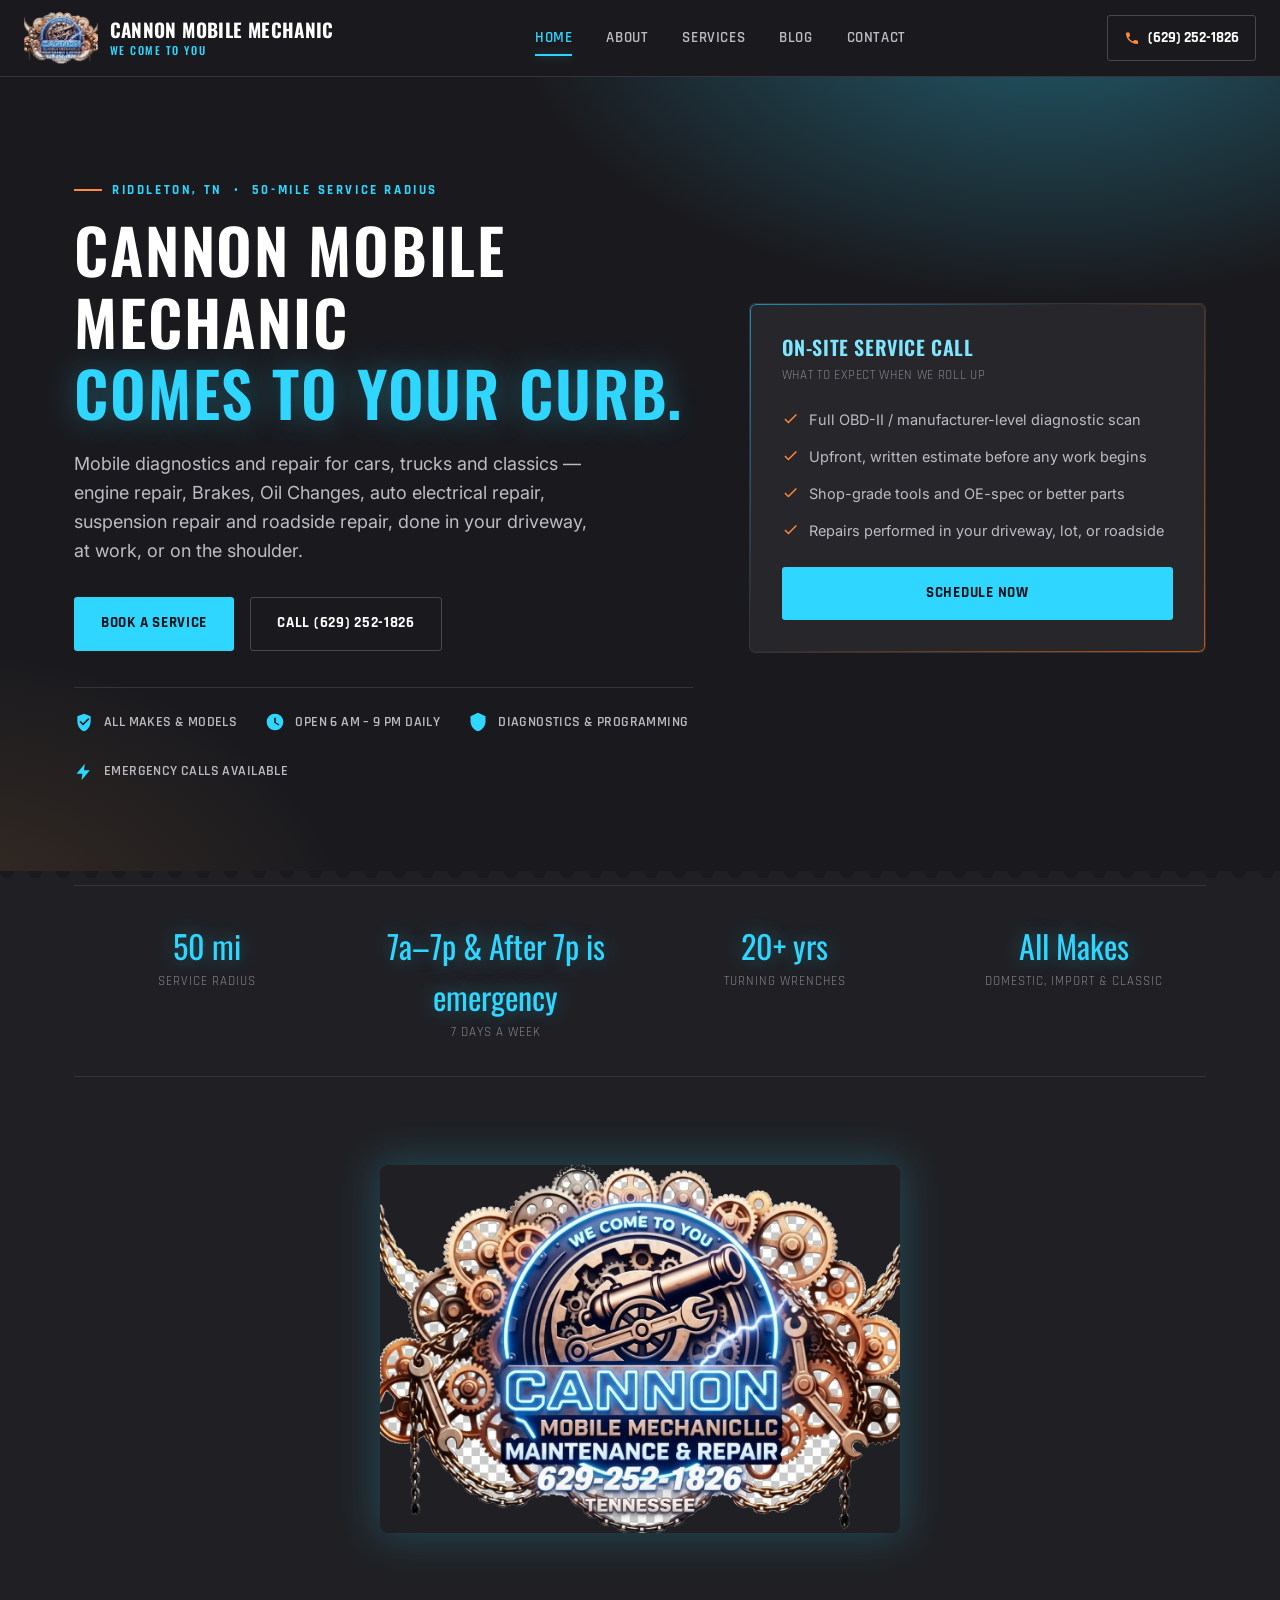
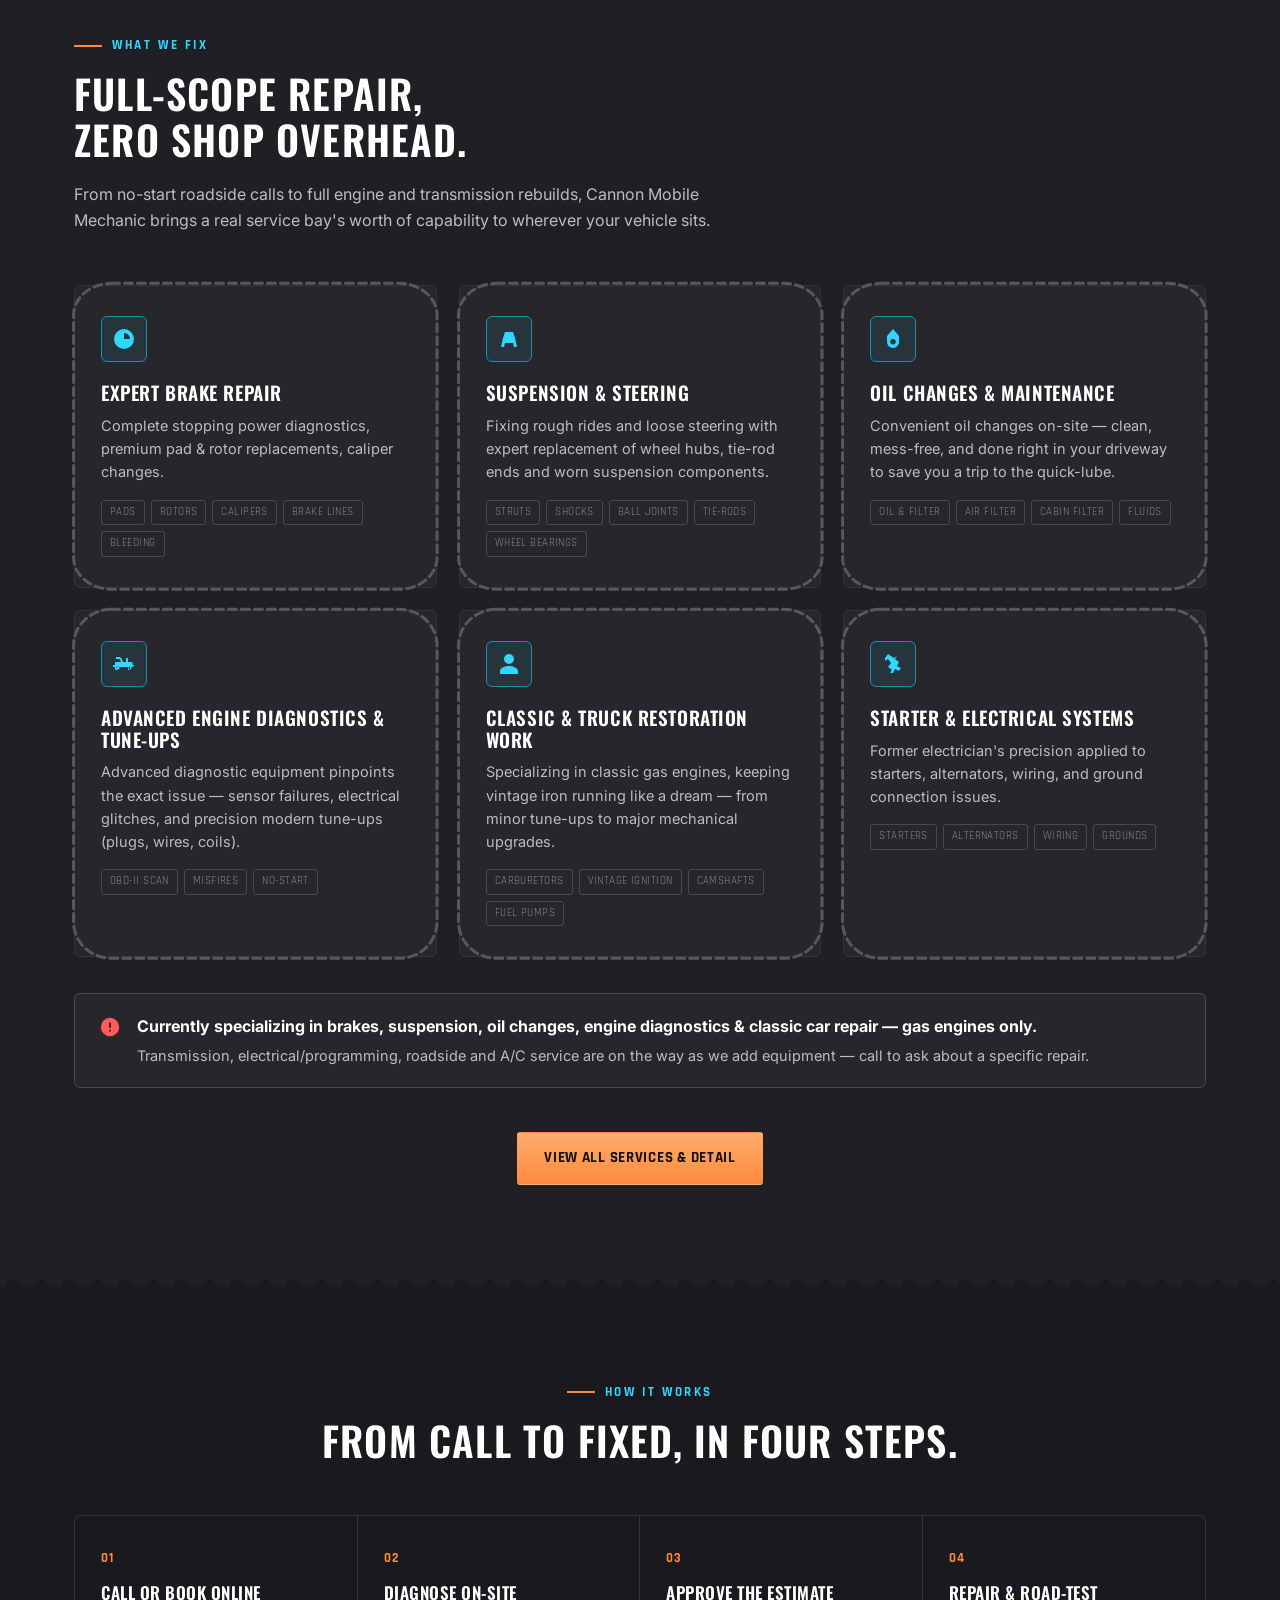
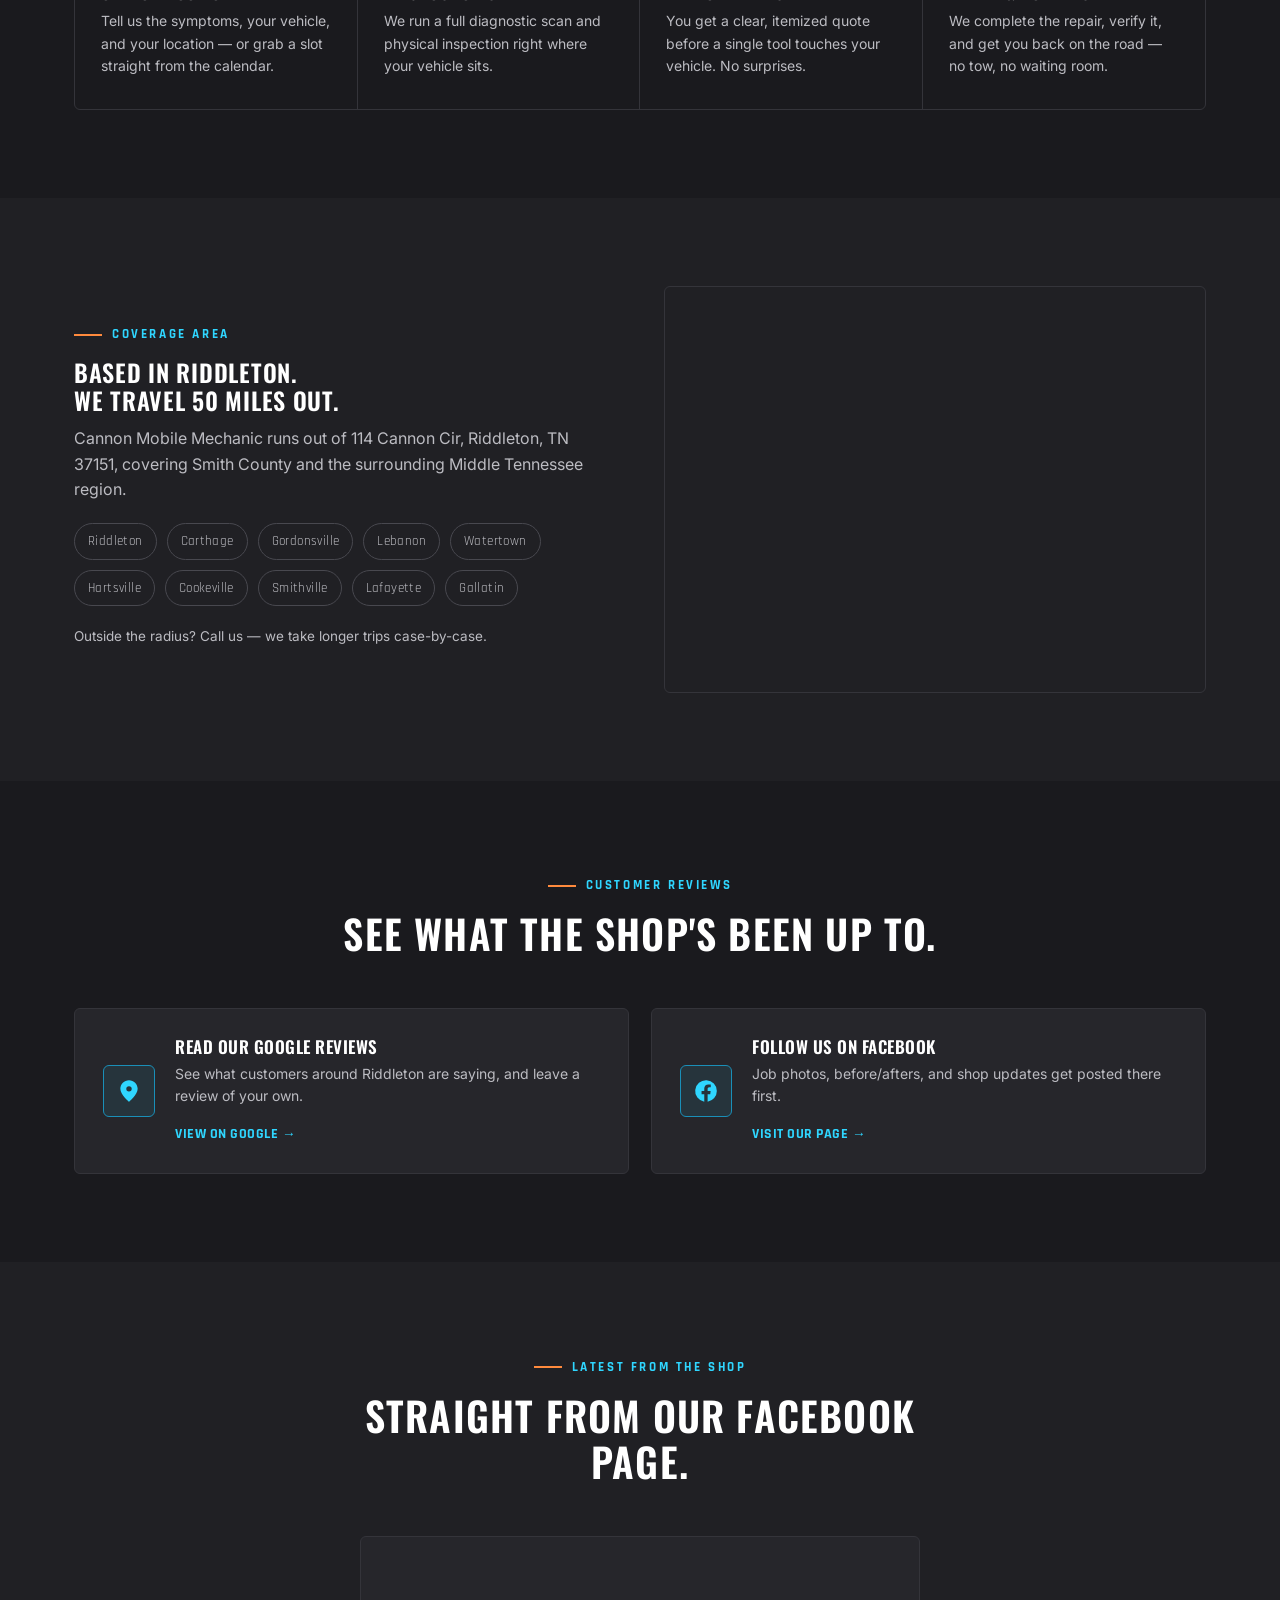
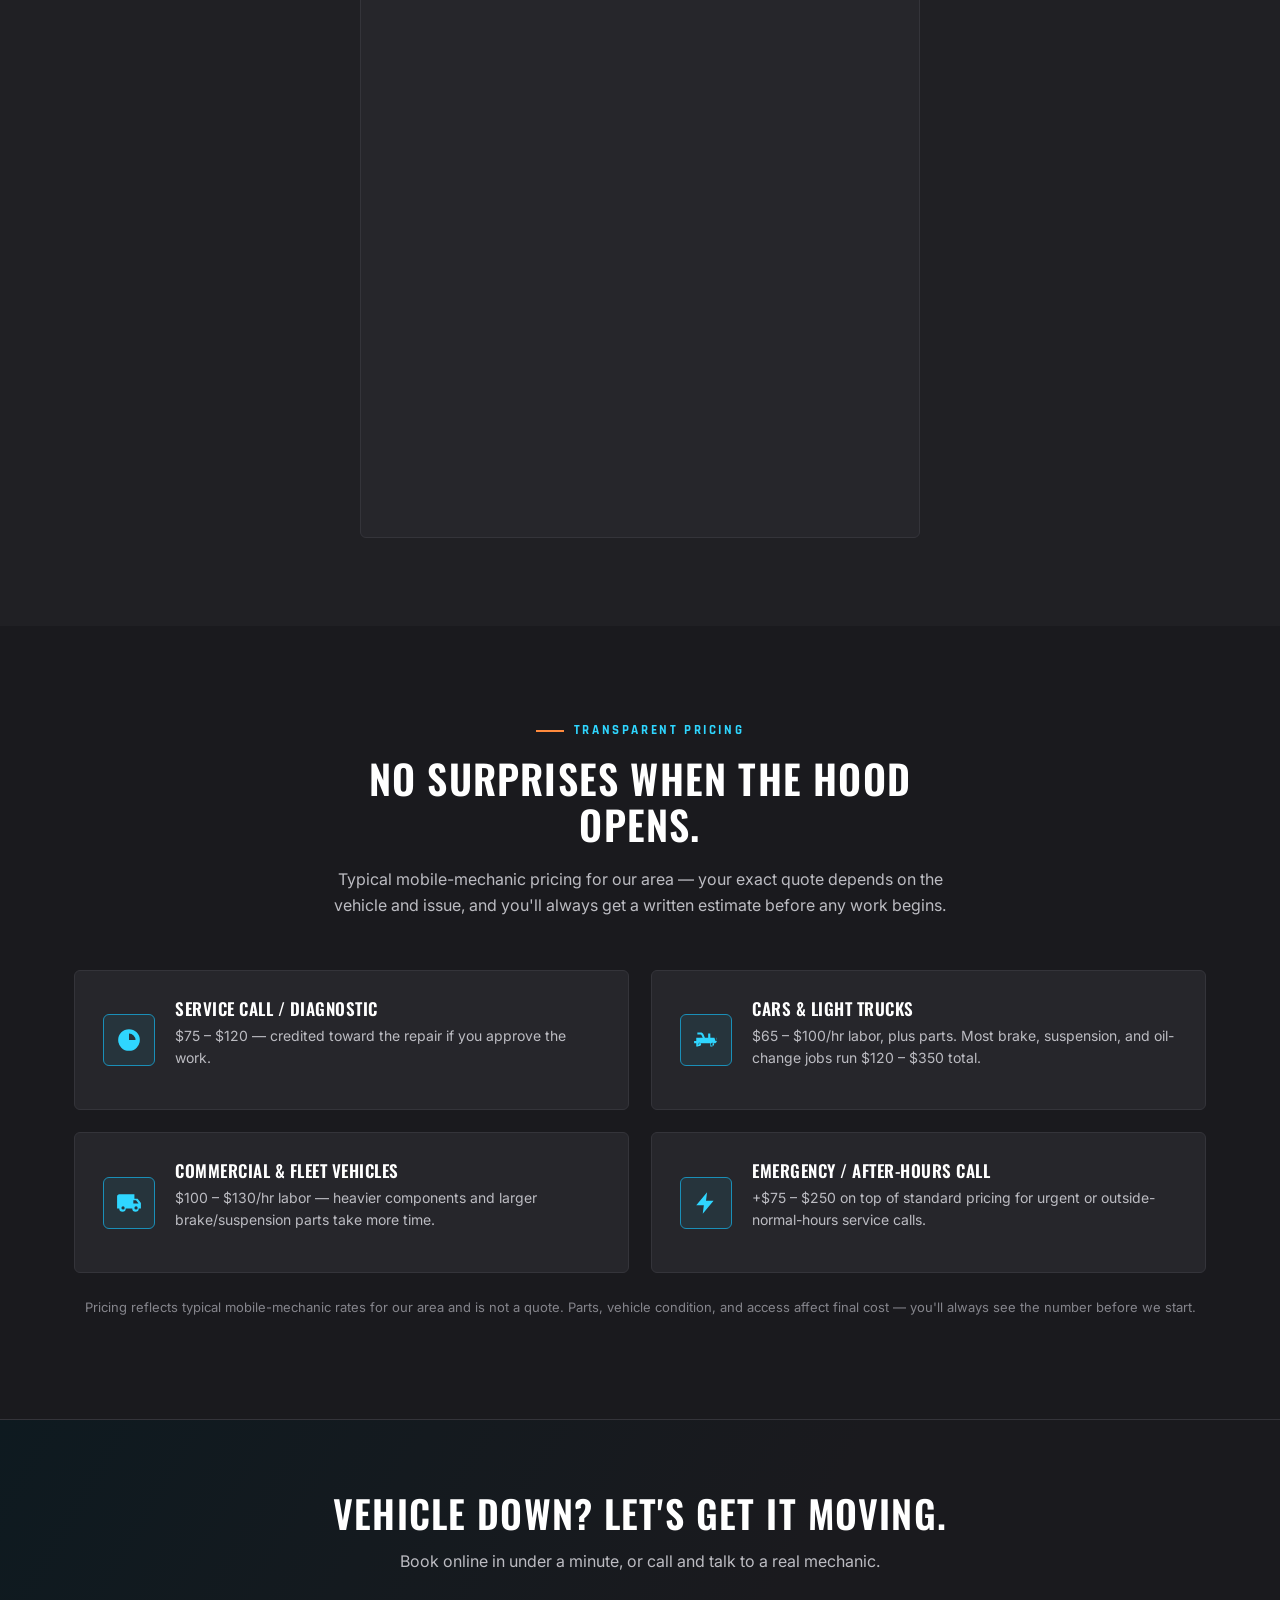
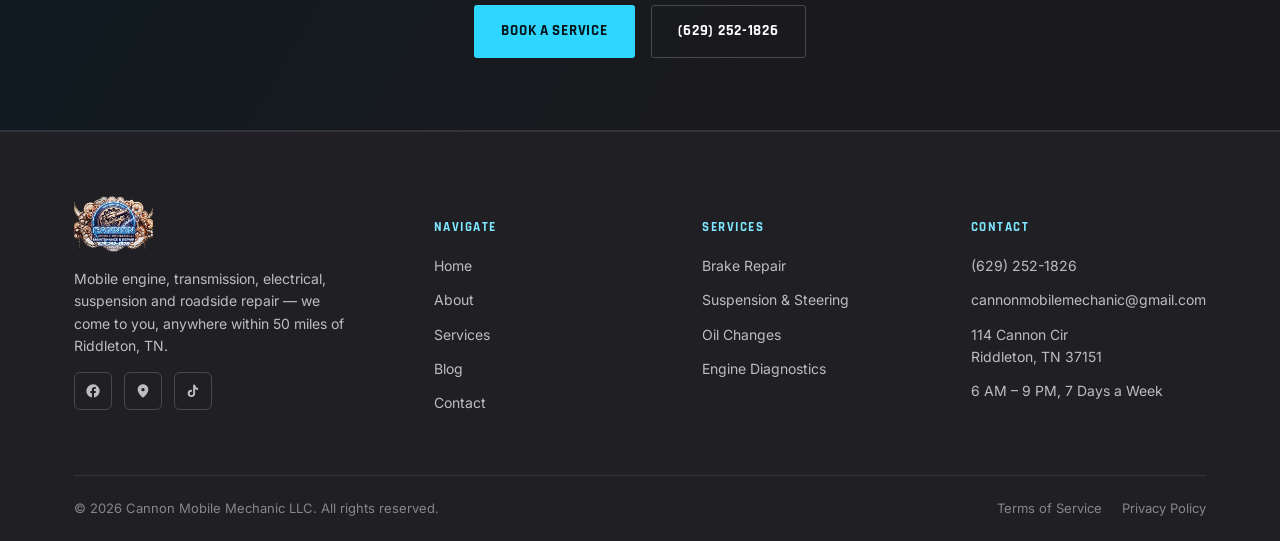
<file: index.html>
<!DOCTYPE html>
<html lang="en">
<head>
<meta charset="UTF-8">
<meta name="viewport" content="width=device-width, initial-scale=1.0">
<title>Mobile Mechanic in Riddleton, TN | Cannon Mobile Mechanic LLC</title>
<meta name="description" content="Cannon Mobile Mechanic LLC brings engine, transmission, electrical, suspension, ECU/car programming and classic car repair to your driveway or roadside — serving Riddleton, TN and 50 miles out. Call (629) 252-1826.">
<meta name="keywords" content="mobile mechanic, mobile mechanic near me, mobile auto repair, mobile mechanic Riddleton TN, mobile mechanic Tennessee, auto repair, car repair, engine repair, transmission repair, classic car repair, antique car repair, car programming, ECU programming, PCM programming, key fob programming, module programming, auto electrical repair, suspension repair, roadside repair, roadside assistance, diesel repair, ASE level diagnostics, Smith County mechanic, Carthage TN mechanic, Lebanon TN mobile mechanic, Cookeville TN mobile mechanic, #mobilemechanic, #autorepair, #classiccars, #autoprogramming, #carprogramming, #enginerepair, #transmissionrepair, #roadsiderepair, #wecometoyou">
<meta name="author" content="Cannon Mobile Mechanic LLC">
<meta name="robots" content="index, follow">
<link rel="canonical" href="https://www.cannonmobilemechanic.com/index.html">

<meta property="og:type" content="business.business">
<meta property="og:title" content="Mobile Mechanic in Riddleton, TN | Cannon Mobile Mechanic LLC">
<meta property="og:description" content="Engine, transmission, electrical, suspension, classic car repair and car programming — on-site at your driveway or roadside. Serving 50 miles around Riddleton, TN.">
<meta property="og:image" content="https://www.cannonmobilemechanic.com/images/logo.png">
<meta property="og:url" content="https://www.cannonmobilemechanic.com/index.html">
<meta property="og:site_name" content="Cannon Mobile Mechanic LLC">
<meta property="og:locale" content="en_US">
<meta name="twitter:card" content="summary_large_image">
<meta name="twitter:title" content="Mobile Mechanic in Riddleton, TN | Cannon Mobile Mechanic LLC">
<meta name="twitter:description" content="Engine, transmission, electrical, suspension, classic car repair and car programming — delivered to your driveway or roadside.">
<meta name="twitter:image" content="https://www.cannonmobilemechanic.com/images/logo.png">
<meta name="geo.region" content="US-TN">
<meta name="geo.placename" content="Riddleton, Tennessee">
<meta name="geo.position" content="36.3134;-85.9926">
<meta name="ICBM" content="36.3134, -85.9926">

<link rel="icon" href="favicon.ico" sizes="any">
<link rel="icon" type="image/png" sizes="32x32" href="images/favicon-32x32.png">
<link rel="icon" type="image/png" sizes="16x16" href="images/favicon-16x16.png">
<link rel="apple-touch-icon" href="images/apple-touch-icon.png">
<link rel="manifest" href="site.webmanifest">
<meta name="theme-color" content="#1a1a1e">
<link rel="stylesheet" href="css/style.css">

<script type="application/ld+json">
{
  "@context": "https://schema.org",
  "@type": "AutoRepair",
  "@id": "https://www.cannonmobilemechanic.com/#business",
  "name": "Cannon Mobile Mechanic LLC",
  "image": "https://www.cannonmobilemechanic.com/images/logo.png",
  "url": "https://www.cannonmobilemechanic.com/",
  "telephone": "+1-629-252-1826",
  "email": "cannonmobilemechanic@gmail.com",
  "priceRange": "$$",
  "description": "Mobile mechanic serving Riddleton, TN and 50 miles out with engine repair, transmission repair, auto electrical repair, ECU/car programming, suspension repair, classic car repair, and roadside repair.",
  "address": {
    "@type": "PostalAddress",
    "streetAddress": "114 Cannon Cir",
    "addressLocality": "Riddleton",
    "addressRegion": "TN",
    "postalCode": "37151",
    "addressCountry": "US"
  },
  "geo": {
    "@type": "GeoCoordinates",
    "latitude": 36.3134,
    "longitude": -85.9926
  },
  "areaServed": {
    "@type": "GeoCircle",
    "geoMidpoint": {
      "@type": "GeoCoordinates",
      "latitude": 36.3134,
      "longitude": -85.9926
    },
    "geoRadius": "80467"
  },
  "openingHoursSpecification": {
    "@type": "OpeningHoursSpecification",
    "dayOfWeek": ["Monday","Tuesday","Wednesday","Thursday","Friday","Saturday","Sunday"],
    "opens": "06:00",
    "closes": "21:00"
  },
  "sameAs": [
    "https://www.facebook.com/CannonMobileMechanic/",
    "https://maps.app.goo.gl/wmcz2nzw5FU5Rs9V6",
    "https://www.tiktok.com/@cannonmobilemechanic"
  ],
  "founder": {
    "@type": "Person",
    "name": "Logan Cannon"
  }
}
</script>
<!-- Google Analytics (GA4) — replace G-XXXXXXXXXX with your Measurement ID, then uncomment
<script async src="https://www.googletagmanager.com/gtag/js?id=G-XXXXXXXXXX"></script>
<script>
  window.dataLayer = window.dataLayer || [];
  function gtag(){dataLayer.push(arguments);}
  gtag('js', new Date());
  gtag('config', 'G-XXXXXXXXXX');
</script>
-->
</head>
<body>

<!-- ============ HEADER ============ -->
<header class="site-header">
  <div class="header-bar">
    <a href="index.html" class="brand">
      <img src="images/logo.png" alt="Cannon Mobile Mechanic LLC logo">
      <span class="brand-text">
        <span class="b1">CANNON MOBILE MECHANIC</span><br>
        <span class="b2">We Come To You</span>
      </span>
    </a>

    <nav class="main-nav" id="main-nav">
      <a href="index.html" class="active">Home</a>
      <a href="about.html">About</a>
      <a href="services.html">Services</a>
      <a href="blog.html">Blog</a>
      <a href="contact.html">Contact</a>
    </nav>

    <div class="header-cta">
      <a href="tel:+16292521826" class="call-chip">
        <svg viewBox="0 0 24 24"><path d="M6.6 10.8c1.4 2.8 3.8 5.1 6.6 6.6l2.2-2.2c.3-.3.7-.4 1-.2 1.1.4 2.3.6 3.6.6.6 0 1 .4 1 1V20c0 .6-.4 1-1 1C10.4 21 3 13.6 3 4.9c0-.6.4-1 1-1H7.5c.6 0 1 .4 1 1 0 1.3.2 2.5.6 3.6.1.4 0 .8-.2 1L6.6 10.8z"/></svg>
        <span class="txt">(629) 252-1826</span>
      </a>
      <button class="nav-toggle" id="nav-toggle" aria-label="Toggle menu" aria-expanded="false">
        <span></span><span></span><span></span>
      </button>
    </div>
  </div>
</header>

<!-- ============ HERO ============ -->
<section class="hero">
  <div class="container hero-grid">
    <div>
      <div class="eyebrow">Riddleton, TN &nbsp;•&nbsp; 50-Mile Service Radius</div>
      <h1>Cannon Mobile Mechanic<br><span class="hl">comes to your curb.</span></h1>
      <p class="hero-sub">Mobile diagnostics and repair for cars, trucks and classics — engine repair, Brakes, Oil Changes, auto electrical repair, suspension repair and roadside repair, done in your driveway, at work, or on the shoulder.</p>
      <div class="hero-actions">
        <a href="contact.html#booking" class="btn btn-primary">Book a Service</a>
        <a href="tel:+16292521826" class="btn btn-outline">Call (629) 252-1826</a>
      </div>
      <div class="hero-badges">
        <div class="hero-badge">
          <svg viewBox="0 0 24 24"><path d="M12 2 4 5v6c0 5.5 3.4 10.7 8 12 4.6-1.3 8-6.5 8-12V5l-8-3zm-1.2 14.2L6.5 12l1.4-1.4 2.9 2.9 6.3-6.3 1.4 1.4-7.7 7.6z"/></svg>
          All Makes &amp; Models
        </div>
        <div class="hero-badge">
          <svg viewBox="0 0 24 24"><path d="M12 2a10 10 0 100 20 10 10 0 000-20zm1 5v5.4l4.2 2.5-.8 1.4L11 13V7h2z"/></svg>
          Open 6 AM – 9 PM Daily
        </div>
        <div class="hero-badge">
          <svg viewBox="0 0 24 24"><path d="M12 1 3 5v6c0 5.5 3.8 10.7 9 12 5.2-1.3 9-6.5 9-12V5l-9-4z"/></svg>
          Diagnostics &amp; Programming
        </div>
        <div class="hero-badge">
          <svg viewBox="0 0 24 24"><path d="M13 2 3 14h7l-1 8 10-12h-7l1-8z"/></svg>
          Emergency Calls Available
        </div>
      </div>
    </div>

    <div class="hero-panel">
      <h3>On-Site Service Call</h3>
      <div class="sub">WHAT TO EXPECT WHEN WE ROLL UP</div>
      <ul class="hero-list">
        <li><svg viewBox="0 0 24 24"><path d="M9 16.2 4.8 12l-1.4 1.4L9 19 21 7l-1.4-1.4z"/></svg> Full OBD-II / manufacturer-level diagnostic scan</li>
        <li><svg viewBox="0 0 24 24"><path d="M9 16.2 4.8 12l-1.4 1.4L9 19 21 7l-1.4-1.4z"/></svg> Upfront, written estimate before any work begins</li>
        <li><svg viewBox="0 0 24 24"><path d="M9 16.2 4.8 12l-1.4 1.4L9 19 21 7l-1.4-1.4z"/></svg> Shop-grade tools and OE-spec or better parts</li>
        <li><svg viewBox="0 0 24 24"><path d="M9 16.2 4.8 12l-1.4 1.4L9 19 21 7l-1.4-1.4z"/></svg> Repairs performed in your driveway, lot, or roadside</li>
      </ul>
      <a href="contact.html#booking" class="btn btn-primary btn-block">Schedule Now</a>
    </div>
  </div>
</section>
<div class="gear-divider"></div>

<!-- ============ TRUST STRIP ============ -->
<section class="section-alt" style="padding:0;">
  <div class="container">
    <div class="trust-strip">
      <div class="trust-item"><div class="num">50 mi</div><div class="lbl">Service Radius</div></div>
      <div class="trust-item"><div class="num">7a–7p & After 7p is emergency</div><div class="lbl">7 Days a Week</div></div>
      <div class="trust-item"><div class="num">20+ yrs</div><div class="lbl">Turning Wrenches</div></div>
      <div class="trust-item"><div class="num">All Makes</div><div class="lbl">Domestic, Import &amp; Classic</div></div>
    </div>
  </div>
</section>

<!-- ============ ANIMATED LOGO ============ -->
<section class="section-alt" style="padding-bottom:0;">
  <div class="container" style="text-align:center;">
    <div class="logo-video-wrap">
      <video autoplay muted loop playsinline poster="images/logo.png">
        <source src="videos/logo-animation.mp4" type="video/mp4">
      </video>
    </div>
  </div>
</section>

<!-- ============ SERVICES TEASER ============ -->
<section class="section-alt">
  <div class="container">
    <div class="section-head">
      <div class="eyebrow">What We Fix</div>
      <h2>Full-scope repair,<br>zero shop overhead.</h2>
      <p>From no-start roadside calls to full engine and transmission rebuilds, Cannon Mobile Mechanic brings a real service bay's worth of capability to wherever your vehicle sits.</p>
    </div>

    <div class="svc-grid">
      <div class="svc-card">
        <svg class="chain-frame" viewBox="0 0 100 100" preserveAspectRatio="none"><rect x="2" y="2" width="96" height="96" rx="10"></rect></svg>
        <div class="svc-icon"><svg viewBox="0 0 24 24"><path d="M12 2a10 10 0 100 20 10 10 0 000-20zm0 4a6 6 0 016 6h-6V6z"/></svg></div>
        <h3>Expert Brake Repair</h3>
        <p>Complete stopping power diagnostics, premium pad &amp; rotor replacements, caliper changes.</p>
        <div class="tags"><span>Pads</span><span>Rotors</span><span>Calipers</span><span>Brake Lines</span><span>Bleeding</span></div>
      </div>

      <div class="svc-card">
        <svg class="chain-frame" viewBox="0 0 100 100" preserveAspectRatio="none"><rect x="2" y="2" width="96" height="96" rx="10"></rect></svg>
        <div class="svc-icon"><svg viewBox="0 0 24 24"><path d="M4 20h3l1-4h8l1 4h3l-2-9-2-6H8L6 11l-2 9zm5-9h6l-1.2-4H10.2L9 11z"/></svg></div>
        <h3>Suspension &amp; Steering</h3>
        <p>Fixing rough rides and loose steering with expert replacement of wheel hubs, tie-rod ends and worn suspension components.</p>
        <div class="tags"><span>Struts</span><span>Shocks</span><span>Ball Joints</span><span>Tie-Rods</span><span>Wheel Bearings</span></div>
      </div>

      <div class="svc-card">
        <svg class="chain-frame" viewBox="0 0 100 100" preserveAspectRatio="none"><rect x="2" y="2" width="96" height="96" rx="10"></rect></svg>
        <div class="svc-icon"><svg viewBox="0 0 24 24"><path d="M12 2 6 9v6a6 6 0 0012 0V9l-6-7zm0 15.5A2.5 2.5 0 1112 12a2.5 2.5 0 010 5.5z"/></svg></div>
        <h3>Oil Changes &amp; Maintenance</h3>
        <p>Convenient oil changes on-site — clean, mess-free, and done right in your driveway to save you a trip to the quick-lube.</p>
        <div class="tags"><span>Oil &amp; Filter</span><span>Air Filter</span><span>Cabin Filter</span><span>Fluids</span></div>
      </div>

      <div class="svc-card">
        <svg class="chain-frame" viewBox="0 0 100 100" preserveAspectRatio="none"><rect x="2" y="2" width="96" height="96" rx="10"></rect></svg>
        <div class="svc-icon"><svg viewBox="0 0 24 24"><path d="M22 13h-1.2l-1-3H16V6h-2v4h-3l-1.5-3.5C9.2 5.6 8.2 5 7 5H4v2h3c.4 0 .7.2.9.6L9 10H3v3H1v2h2v3h2v-3h11v3h2v-3h2c1.1 0 2-.9 2-2v-2c0-.6-.2-1-.5-1.3zM6 17.5A1.5 1.5 0 1 1 6 14.5a1.5 1.5 0 0 1 0 3zm12 0a1.5 1.5 0 1 1 0-3 1.5 1.5 0 0 1 0 3z"/></svg></div>
        <h3>Advanced Engine Diagnostics &amp; Tune-Ups</h3>
        <p>Advanced diagnostic equipment pinpoints the exact issue — sensor failures, electrical glitches, and precision modern tune-ups (plugs, wires, coils).</p>
        <div class="tags"><span>OBD-II Scan</span><span>Misfires</span><span>No-Start</span></div>
      </div>

      <div class="svc-card">
        <svg class="chain-frame" viewBox="0 0 100 100" preserveAspectRatio="none"><rect x="2" y="2" width="96" height="96" rx="10"></rect></svg>
        <div class="svc-icon"><svg viewBox="0 0 24 24"><path d="M12 2a5 5 0 100 10 5 5 0 000-10zm0 12c-4 0-9 2-9 5v3h18v-3c0-3-5-5-9-5z"/></svg></div>
        <h3>Classic &amp; Truck Restoration Work</h3>
        <p>Specializing in classic gas engines, keeping vintage iron running like a dream — from minor tune-ups to major mechanical upgrades.</p>
        <div class="tags"><span>Carburetors</span><span>Vintage Ignition</span><span>Camshafts</span><span>Fuel Pumps</span></div>
      </div>

      <div class="svc-card">
        <svg class="chain-frame" viewBox="0 0 100 100" preserveAspectRatio="none"><rect x="2" y="2" width="96" height="96" rx="10"></rect></svg>
        <div class="svc-icon"><svg viewBox="0 0 24 24"><path d="M7 2 4 6v3l3-2 3 4-3 4 4 3-2 3h3l2-4 4 2 2-3-4-2 2-4-4-3 2-3-3 2z"/></svg></div>
        <h3>Starter &amp; Electrical Systems</h3>
        <p>Former electrician's precision applied to starters, alternators, wiring, and ground connection issues.</p>
        <div class="tags"><span>Starters</span><span>Alternators</span><span>Wiring</span><span>Grounds</span></div>
      </div>
    </div>

    <div class="notice" style="border-color:var(--line-bright); background:var(--bg-raised);">
      <svg viewBox="0 0 24 24"><path d="M12 2a10 10 0 100 20 10 10 0 000-20zm1 15h-2v-2h2v2zm0-4h-2V7h2v6z"/></svg>
      <div>
        <strong>Currently specializing in brakes, suspension, oil changes, engine diagnostics &amp; classic car repair — gas engines only.</strong>
        <p>Transmission, electrical/programming, roadside and A/C service are on the way as we add equipment — call to ask about a specific repair.</p>
      </div>
    </div>

    <div style="text-align:center; margin-top:44px;">
      <a href="services.html" class="btn btn-copper">View All Services &amp; Detail</a>
    </div>
  </div>
</section>

<div class="gear-divider flip"></div>

<!-- ============ HOW IT WORKS ============ -->
<section>
  <div class="container">
    <div class="section-head center">
      <div class="eyebrow">How It Works</div>
      <h2>From call to fixed, in four steps.</h2>
    </div>
    <div class="steps">
      <div class="step">
        <span class="num">01</span>
        <h4>Call or Book Online</h4>
        <p>Tell us the symptoms, your vehicle, and your location — or grab a slot straight from the calendar.</p>
      </div>
      <div class="step">
        <span class="num">02</span>
        <h4>Diagnose On-Site</h4>
        <p>We run a full diagnostic scan and physical inspection right where your vehicle sits.</p>
      </div>
      <div class="step">
        <span class="num">03</span>
        <h4>Approve the Estimate</h4>
        <p>You get a clear, itemized quote before a single tool touches your vehicle. No surprises.</p>
      </div>
      <div class="step">
        <span class="num">04</span>
        <h4>Repair &amp; Road-Test</h4>
        <p>We complete the repair, verify it, and get you back on the road — no tow, no waiting room.</p>
      </div>
    </div>
  </div>
</section>

<!-- ============ COVERAGE ============ -->
<section class="section-alt">
  <div class="container coverage-grid">
    <div>
      <div class="eyebrow">Coverage Area</div>
      <h2>Based in Riddleton.<br>We travel 50 miles out.</h2>
      <p>Cannon Mobile Mechanic runs out of 114 Cannon Cir, Riddleton, TN 37151, covering Smith County and the surrounding Middle Tennessee region.</p>
      <div class="coverage-list">
        <span>Riddleton</span><span>Carthage</span><span>Gordonsville</span><span>Lebanon</span>
        <span>Watertown</span><span>Hartsville</span><span>Cookeville</span><span>Smithville</span>
        <span>Lafayette</span><span>Gallatin</span>
      </div>
      <p style="margin-top:20px; font-size:13.5px;">Outside the radius? Call us — we take longer trips case-by-case.</p>
    </div>
    <div class="map-frame">
      <iframe src="https://www.google.com/maps?q=114+Cannon+Cir,+Riddleton,+TN+37151&output=embed" loading="lazy" referrerpolicy="no-referrer-when-downgrade" title="Cannon Mobile Mechanic service area map"></iframe>
    </div>
  </div>
</section>

<!-- ============ REVIEWS ============ -->
<section>
  <div class="container">
    <div class="section-head center">
      <div class="eyebrow">Customer Reviews</div>
      <h2>See what the shop's been up to.</h2>
    </div>
    <div class="review-grid">
      <div class="review-card">
        <div class="ic"><svg viewBox="0 0 24 24"><path d="M12 2C7.6 2 4 5.6 4 10c0 5.5 8 12 8 12s8-6.5 8-12c0-4.4-3.6-8-8-8zm0 10.5A2.5 2.5 0 1112 7.5a2.5 2.5 0 010 5z"/></svg></div>
        <div>
          <h4>Read Our Google Reviews</h4>
          <p>See what customers around Riddleton are saying, and leave a review of your own.</p>
          <a href="https://maps.app.goo.gl/wmcz2nzw5FU5Rs9V6" target="_blank" rel="noopener">View on Google &rarr;</a>
        </div>
      </div>
      <div class="review-card">
        <div class="ic"><svg viewBox="0 0 24 24"><path d="M22 12a10 10 0 10-11.6 9.9v-7H7.9V12h2.5V9.8c0-2.5 1.5-3.9 3.8-3.9 1.1 0 2.2.2 2.2.2v2.5h-1.3c-1.2 0-1.6.8-1.6 1.6V12h2.8l-.4 2.9h-2.4v7A10 10 0 0022 12z"/></svg></div>
        <div>
          <h4>Follow Us on Facebook</h4>
          <p>Job photos, before/afters, and shop updates get posted there first.</p>
          <a href="https://www.facebook.com/CannonMobileMechanic/" target="_blank" rel="noopener">Visit Our Page &rarr;</a>
        </div>
      </div>
    </div>
  </div>
</section>

<!-- ============ FACEBOOK FEED ============ -->
<section class="section-alt">
  <div class="container">
    <div class="section-head center">
      <div class="eyebrow">Latest From The Shop</div>
      <h2>Straight from our Facebook page.</h2>
    </div>
    <div class="fb-embed-wrap">
      <iframe src="https://www.facebook.com/plugins/page.php?href=https%3A%2F%2Fwww.facebook.com%2FCannonMobileMechanic%2F&tabs=timeline&width=560&height=600&small_header=false&adapt_container_width=true&hide_cover=false&show_facepile=true"
        height="600" style="border:none;overflow:hidden;" scrolling="no" frameborder="0"
        allowfullscreen="true" allow="autoplay; clipboard-write; encrypted-media; picture-in-picture; web-share"
        loading="lazy" title="Cannon Mobile Mechanic Facebook feed"></iframe>
    </div>
  </div>
</section>

<!-- ============ PRICING ============ -->
<section>
  <div class="container">
    <div class="section-head center">
      <div class="eyebrow">Transparent Pricing</div>
      <h2>No surprises when the hood opens.</h2>
      <p>Typical mobile-mechanic pricing for our area — your exact quote depends on the vehicle and issue, and you'll always get a written estimate before any work begins.</p>
    </div>
    <div class="review-grid" style="grid-template-columns:repeat(2,1fr);">
      <div class="review-card">
        <div class="ic"><svg viewBox="0 0 24 24"><path d="M12 2a10 10 0 100 20 10 10 0 000-20zm0 4a6 6 0 016 6h-6V6z"/></svg></div>
        <div>
          <h4>Service Call / Diagnostic</h4>
          <p>$75 – $120 &mdash; credited toward the repair if you approve the work.</p>
        </div>
      </div>
      <div class="review-card">
        <div class="ic"><svg viewBox="0 0 24 24"><path d="M22 13h-1.2l-1-3H16V6h-2v4h-3l-1.5-3.5C9.2 5.6 8.2 5 7 5H4v2h3c.4 0 .7.2.9.6L9 10H3v3H1v2h2v3h2v-3h11v3h2v-3h2c1.1 0 2-.9 2-2v-2c0-.6-.2-1-.5-1.3zM6 17.5A1.5 1.5 0 1 1 6 14.5a1.5 1.5 0 0 1 0 3zm12 0a1.5 1.5 0 1 1 0-3 1.5 1.5 0 0 1 0 3z"/></svg></div>
        <div>
          <h4>Cars &amp; Light Trucks</h4>
          <p>$65 – $100/hr labor, plus parts. Most brake, suspension, and oil-change jobs run $120 – $350 total.</p>
        </div>
      </div>
      <div class="review-card">
        <div class="ic"><svg viewBox="0 0 24 24"><path d="M20 8h-3V4H3c-1.1 0-2 .9-2 2v11h2a3 3 0 006 0h6a3 3 0 006 0h2v-5l-3-4zM6.5 18a1.5 1.5 0 110-3 1.5 1.5 0 010 3zm12 0a1.5 1.5 0 110-3 1.5 1.5 0 010 3zm-2.5-6V9.5h2.5l2.3 3H16z"/></svg></div>
        <div>
          <h4>Commercial &amp; Fleet Vehicles</h4>
          <p>$100 – $130/hr labor &mdash; heavier components and larger brake/suspension parts take more time.</p>
        </div>
      </div>
      <div class="review-card">
        <div class="ic"><svg viewBox="0 0 24 24"><path d="M13 2 3 14h7l-1 8 10-12h-7l1-8z"/></svg></div>
        <div>
          <h4>Emergency / After-Hours Call</h4>
          <p>+$75 – $250 on top of standard pricing for urgent or outside-normal-hours service calls.</p>
        </div>
      </div>
    </div>
    <p style="text-align:center; font-size:13px; color:var(--text-faint); margin-top:24px;">Pricing reflects typical mobile-mechanic rates for our area and is not a quote. Parts, vehicle condition, and access affect final cost — you'll always see the number before we start.</p>
  </div>
</section>

<!-- ============ CTA BAND ============ -->
<section class="cta-band">
  <div class="container">
    <h2>Vehicle down? Let's get it moving.</h2>
    <p>Book online in under a minute, or call and talk to a real mechanic.</p>
    <div class="cta-actions">
      <a href="contact.html#booking" class="btn btn-primary">Book a Service</a>
      <a href="tel:+16292521826" class="btn btn-outline">(629) 252-1826</a>
    </div>
  </div>
</section>

<!-- ============ FOOTER ============ -->
<footer class="site-footer">
  <div class="container">
    <div class="footer-grid">
      <div class="footer-brand">
        <img src="images/logo.png" alt="Cannon Mobile Mechanic LLC logo">
        <p>Mobile engine, transmission, electrical, suspension and roadside repair — we come to you, anywhere within 50 miles of Riddleton, TN.</p>
        <div class="footer-social">
          <a class="social-btn" href="https://www.facebook.com/CannonMobileMechanic/" target="_blank" rel="noopener" aria-label="Facebook">
            <svg viewBox="0 0 24 24"><path d="M22 12a10 10 0 10-11.6 9.9v-7H7.9V12h2.5V9.8c0-2.5 1.5-3.9 3.8-3.9 1.1 0 2.2.2 2.2.2v2.5h-1.3c-1.2 0-1.6.8-1.6 1.6V12h2.8l-.4 2.9h-2.4v7A10 10 0 0022 12z"/></svg>
          </a>
          <a class="social-btn" href="https://maps.app.goo.gl/wmcz2nzw5FU5Rs9V6" target="_blank" rel="noopener" aria-label="Google Business Profile">
            <svg viewBox="0 0 24 24"><path d="M12 2C7.6 2 4 5.6 4 10c0 5.5 8 12 8 12s8-6.5 8-12c0-4.4-3.6-8-8-8zm0 10.5A2.5 2.5 0 1112 7.5a2.5 2.5 0 010 5z"/></svg>
          </a>
          <a class="social-btn" href="https://www.tiktok.com/@cannonmobilemechanic?_r=1&_t=ZT-97jRglAQfIT" target="_blank" rel="noopener" aria-label="TikTok">
            <svg viewBox="0 0 24 24"><path d="M16.6 5.8c-.9-.8-1.4-2-1.4-3.3h-3v13.3c0 1.4-1.1 2.6-2.6 2.6a2.6 2.6 0 01-2.6-2.6 2.6 2.6 0 012.6-2.6c.3 0 .5 0 .8.1v-3c-.3 0-.5-.1-.8-.1a5.6 5.6 0 00-5.6 5.6A5.6 5.6 0 009.6 21a5.6 5.6 0 005.6-5.6V9.1a7.6 7.6 0 004.4 1.4v-3c-1.1 0-2.2-.4-3-1.1v-.6z"/></svg>
          </a>
        </div>
      </div>
      <div class="footer-col">
        <h5>Navigate</h5>
        <a href="index.html">Home</a>
        <a href="about.html">About</a>
        <a href="services.html">Services</a>
        <a href="blog.html">Blog</a>
        <a href="contact.html">Contact</a>
      </div>
      <div class="footer-col">
        <h5>Services</h5>
        <a href="services.html#brakes">Brake Repair</a>
        <a href="services.html#suspension">Suspension &amp; Steering</a>
        <a href="services.html#maintenance">Oil Changes</a>
        <a href="services.html#engine">Engine Diagnostics</a>
      </div>
      <div class="footer-col">
        <h5>Contact</h5>
        <a href="tel:+16292521826">(629) 252-1826</a>
        <a href="mailto:cannonmobilemechanic@gmail.com">cannonmobilemechanic@gmail.com</a>
        <p>114 Cannon Cir<br>Riddleton, TN 37151</p>
        <p>6 AM – 9 PM, 7 Days a Week</p>
      </div>
    </div>
    <div class="footer-bottom">
      <span>&copy; <span id="year"></span> Cannon Mobile Mechanic LLC. All rights reserved.</span>
      <div class="footer-legal-links">
        <a href="terms.html">Terms of Service</a>
        <a href="privacy.html">Privacy Policy</a>
      </div>
    </div>
  </div>
</footer>

<script src="js/main.js"></script>
</body>
</html>
</file>
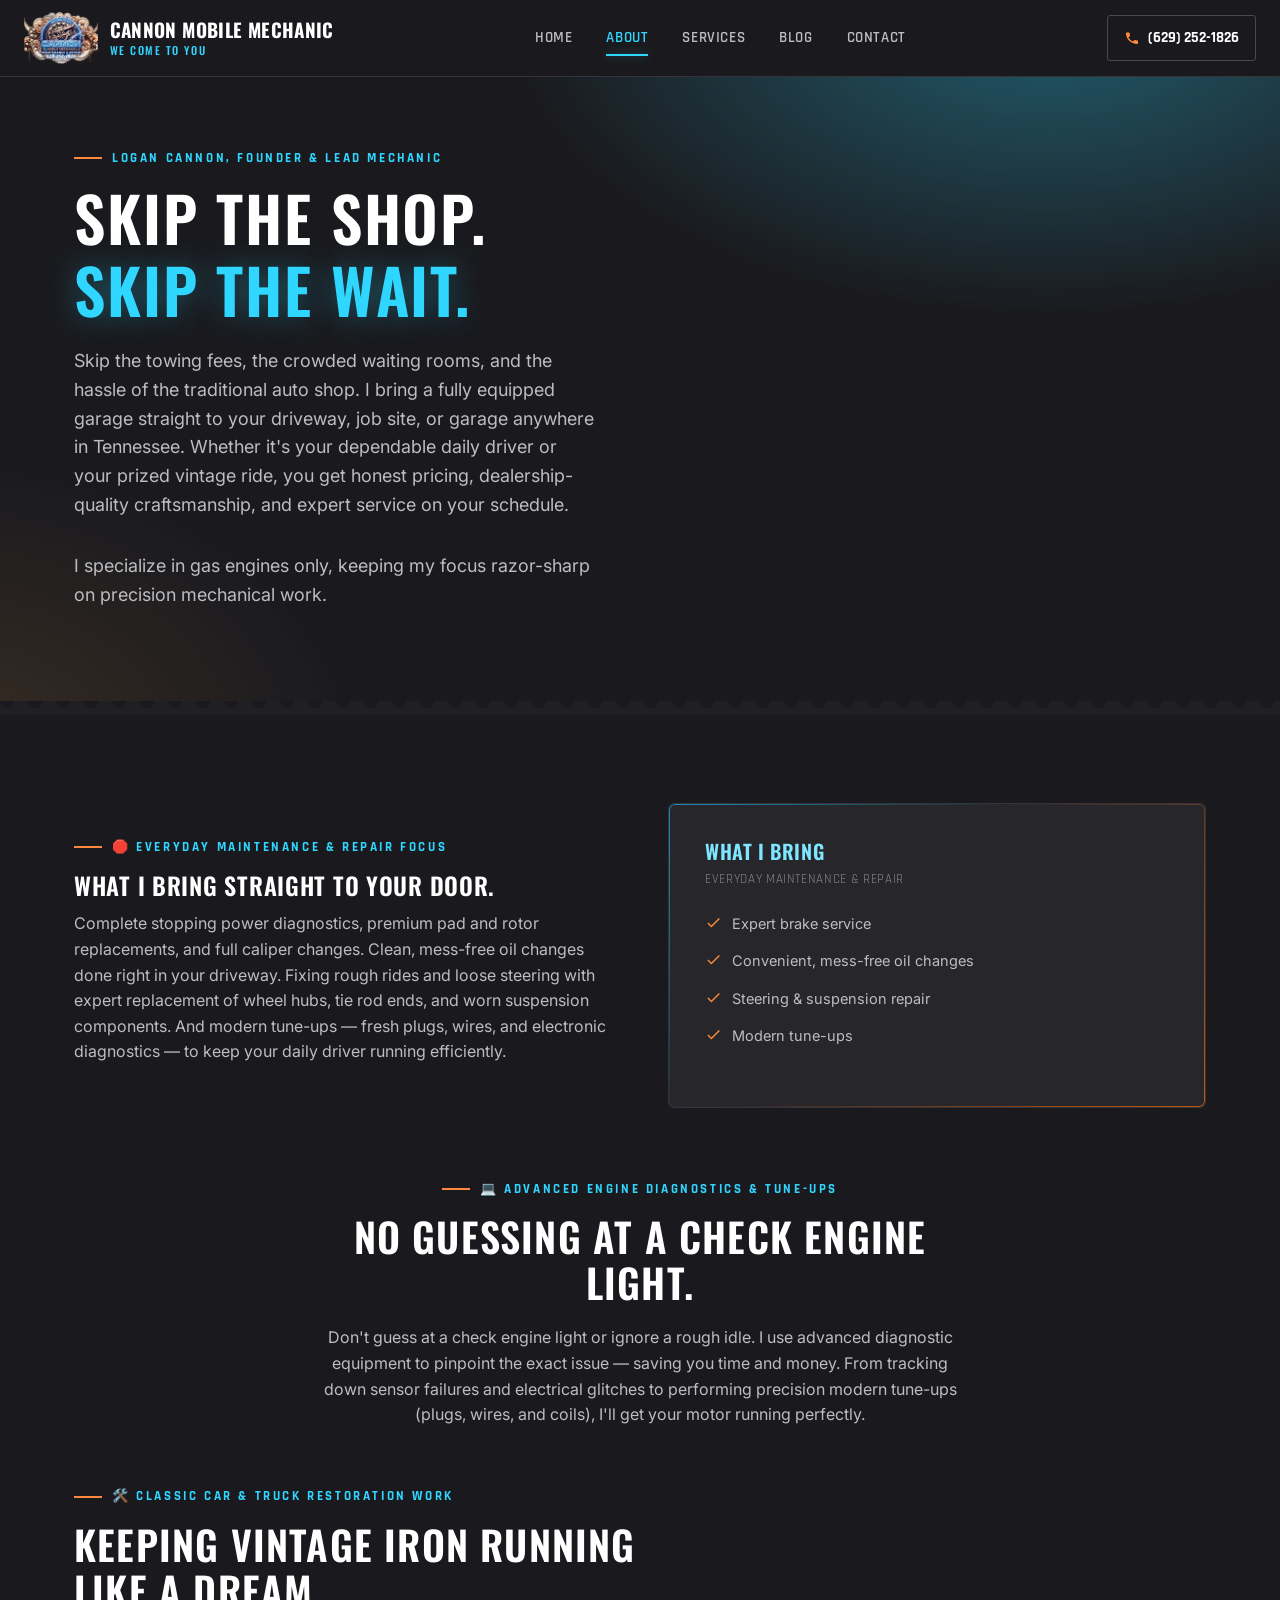
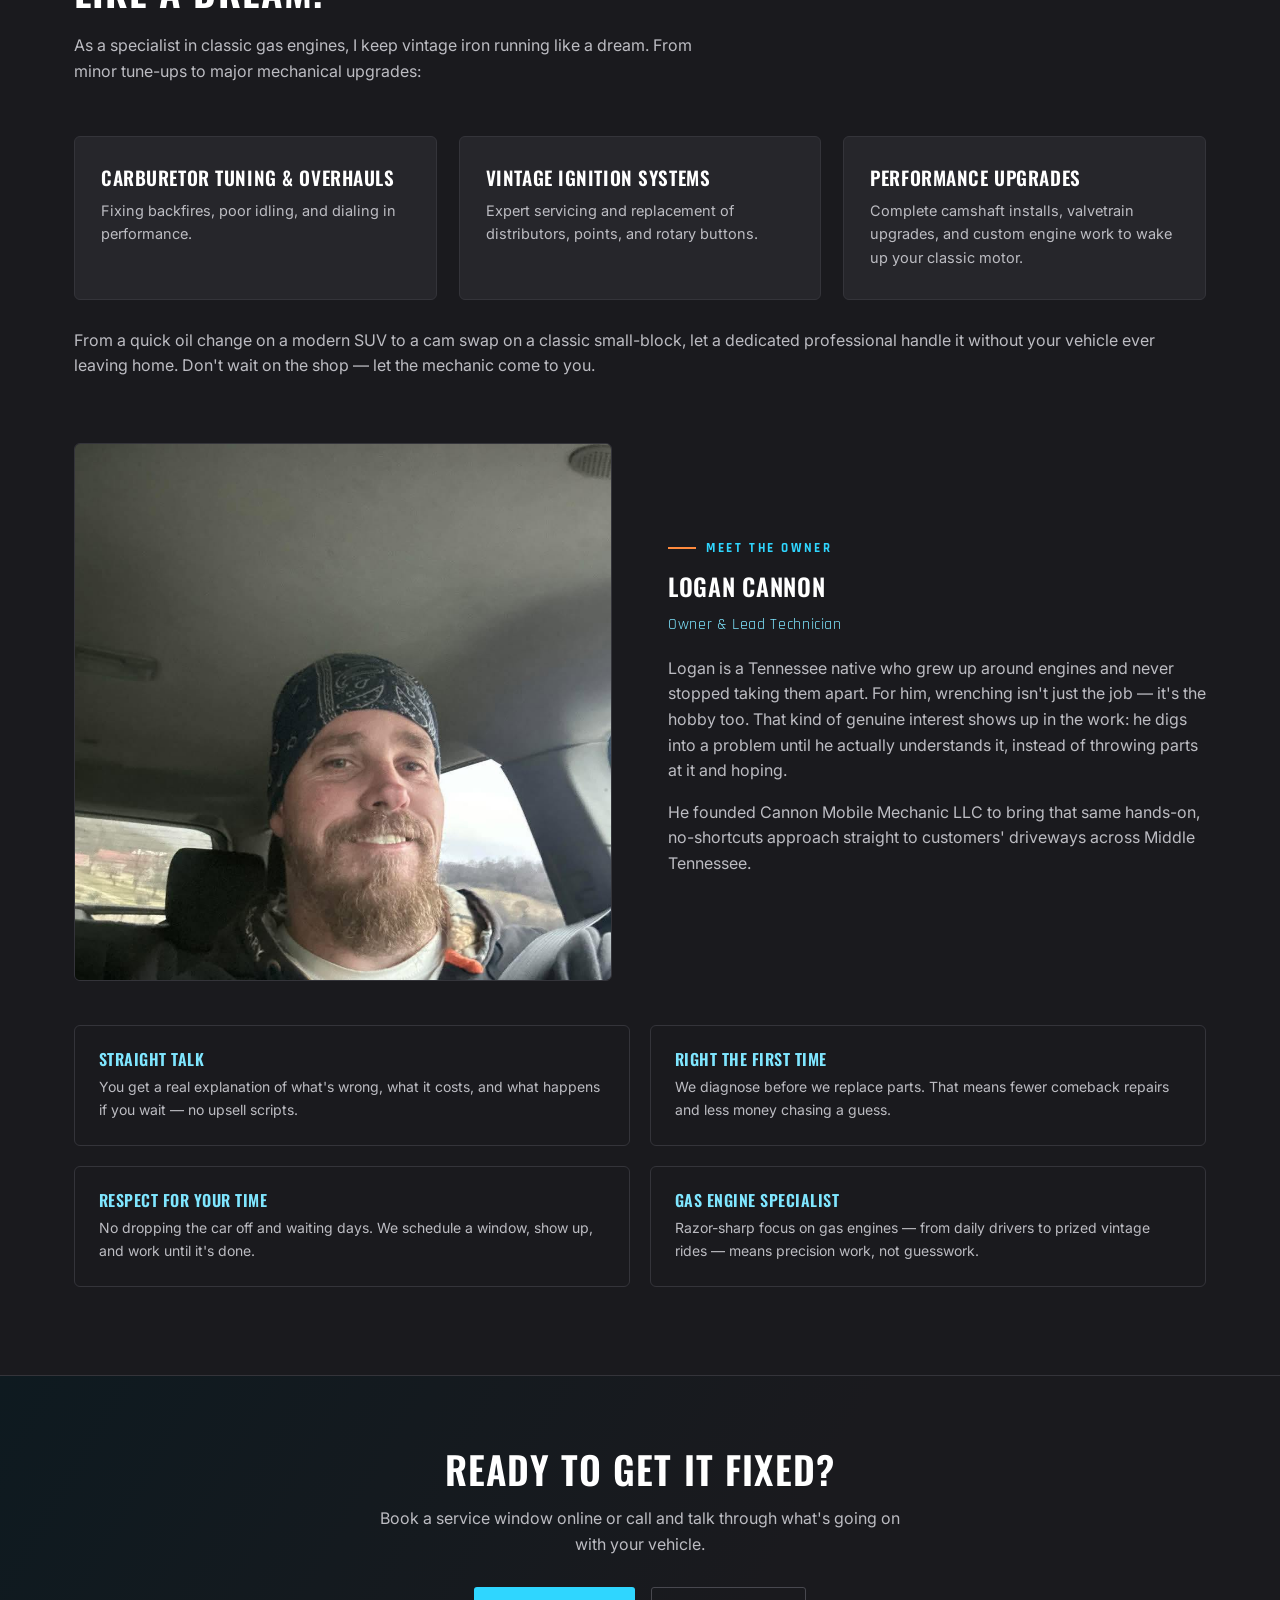
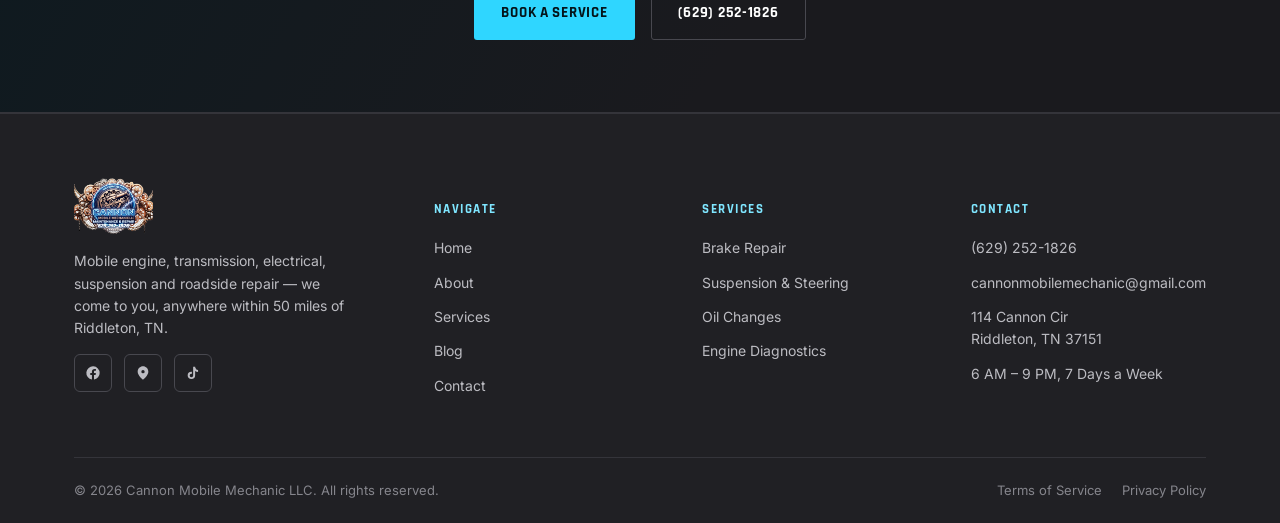
<file: about.html>
<!DOCTYPE html>
<html lang="en">
<head>
<meta charset="UTF-8">
<meta name="viewport" content="width=device-width, initial-scale=1.0">
<title>About Cannon Mobile Mechanic LLC | Riddleton, TN Mobile Mechanic</title>
<meta name="description" content="Logan Cannon, Founder & Lead Mechanic of Cannon Mobile Mechanic LLC — a gas-engine specialist bringing brake, suspension, oil change, diagnostic and classic car repair straight to your driveway in Riddleton, TN.">
<meta name="keywords" content="mobile mechanic Riddleton TN, Logan Cannon mechanic, Tennessee mobile mechanic, mobile auto repair, classic car mechanic, ECU programming, #mobilemechanic, #autorepair, #classiccars, #carprogramming">
<meta name="robots" content="index, follow">
<link rel="canonical" href="https://www.cannonmobilemechanic.com/about.html">
<meta property="og:type" content="business.business">
<meta property="og:title" content="About Cannon Mobile Mechanic LLC | Riddleton, TN Mobile Mechanic">
<meta property="og:description" content="Meet Logan Cannon, owner and lead technician — Tennessee-native mobile mechanic serving Riddleton, TN and 50 miles out.">
<meta property="og:image" content="https://www.cannonmobilemechanic.com/images/logo.png">
<meta property="og:url" content="https://www.cannonmobilemechanic.com/about.html">
<meta name="twitter:card" content="summary_large_image">
<link rel="icon" href="favicon.ico" sizes="any">
<link rel="icon" type="image/png" sizes="32x32" href="images/favicon-32x32.png">
<link rel="icon" type="image/png" sizes="16x16" href="images/favicon-16x16.png">
<link rel="apple-touch-icon" href="images/apple-touch-icon.png">
<link rel="manifest" href="site.webmanifest">
<meta name="theme-color" content="#1a1a1e">
<link rel="stylesheet" href="css/style.css">
<script type="application/ld+json">
{
  "@context": "https://schema.org",
  "@type": "Person",
  "name": "Logan Cannon",
  "jobTitle": "Owner & Lead Technician",
  "worksFor": {
    "@type": "AutoRepair",
    "name": "Cannon Mobile Mechanic LLC",
    "url": "https://www.cannonmobilemechanic.com/"
  },
  "nationality": "American",
  "description": "Tennessee-native mobile mechanic and owner of Cannon Mobile Mechanic LLC, specializing in engine, transmission, electrical, suspension and classic car repair."
}
</script>
<!-- Google Analytics (GA4) — replace G-XXXXXXXXXX with your Measurement ID, then uncomment
<script async src="https://www.googletagmanager.com/gtag/js?id=G-XXXXXXXXXX"></script>
<script>
  window.dataLayer = window.dataLayer || [];
  function gtag(){dataLayer.push(arguments);}
  gtag('js', new Date());
  gtag('config', 'G-XXXXXXXXXX');
</script>
-->
</head>
<body>

<header class="site-header">
  <div class="header-bar">
    <a href="index.html" class="brand">
      <img src="images/logo.png" alt="Cannon Mobile Mechanic LLC logo">
      <span class="brand-text">
        <span class="b1">CANNON MOBILE MECHANIC</span><br>
        <span class="b2">We Come To You</span>
      </span>
    </a>
    <nav class="main-nav" id="main-nav">
      <a href="index.html">Home</a>
      <a href="about.html" class="active">About</a>
      <a href="services.html">Services</a>
      <a href="blog.html">Blog</a>
      <a href="contact.html">Contact</a>
    </nav>
    <div class="header-cta">
      <a href="tel:+16292521826" class="call-chip">
        <svg viewBox="0 0 24 24"><path d="M6.6 10.8c1.4 2.8 3.8 5.1 6.6 6.6l2.2-2.2c.3-.3.7-.4 1-.2 1.1.4 2.3.6 3.6.6.6 0 1 .4 1 1V20c0 .6-.4 1-1 1C10.4 21 3 13.6 3 4.9c0-.6.4-1 1-1H7.5c.6 0 1 .4 1 1 0 1.3.2 2.5.6 3.6.1.4 0 .8-.2 1L6.6 10.8z"/></svg>
        <span class="txt">(629) 252-1826</span>
      </a>
      <button class="nav-toggle" id="nav-toggle" aria-label="Toggle menu" aria-expanded="false">
        <span></span><span></span><span></span>
      </button>
    </div>
  </div>
</header>

<section class="hero" style="padding:64px 0 60px;">
  <div class="container">
    <div class="eyebrow">Logan Cannon, Founder &amp; Lead Mechanic</div>
    <h1>Skip the shop.<br><span class="hl">Skip the wait.</span></h1>
    <p class="hero-sub">Skip the towing fees, the crowded waiting rooms, and the hassle of the traditional auto shop. I bring a fully equipped garage straight to your driveway, job site, or garage anywhere in Tennessee. Whether it's your dependable daily driver or your prized vintage ride, you get honest pricing, dealership-quality craftsmanship, and expert service on your schedule.</p>
    <p class="hero-sub">I specialize in gas engines only, keeping my focus razor-sharp on precision mechanical work.</p>
  </div>
</section>
<div class="gear-divider"></div>

<section>
  <div class="container about-grid">
    <div>
      <div class="eyebrow">🛑 Everyday Maintenance &amp; Repair Focus</div>
      <h2>What I bring straight to your door.</h2>
      <p>Complete stopping power diagnostics, premium pad and rotor replacements, and full caliper changes. Clean, mess-free oil changes done right in your driveway. Fixing rough rides and loose steering with expert replacement of wheel hubs, tie rod ends, and worn suspension components. And modern tune-ups — fresh plugs, wires, and electronic diagnostics — to keep your daily driver running efficiently.</p>
    </div>
    <div>
      <div class="hero-panel" style="padding:36px;">
        <h3>What I Bring</h3>
        <div class="sub">EVERYDAY MAINTENANCE &amp; REPAIR</div>
        <ul class="hero-list">
          <li><svg viewBox="0 0 24 24"><path d="M9 16.2 4.8 12l-1.4 1.4L9 19 21 7l-1.4-1.4z"/></svg> Expert brake service</li>
          <li><svg viewBox="0 0 24 24"><path d="M9 16.2 4.8 12l-1.4 1.4L9 19 21 7l-1.4-1.4z"/></svg> Convenient, mess-free oil changes</li>
          <li><svg viewBox="0 0 24 24"><path d="M9 16.2 4.8 12l-1.4 1.4L9 19 21 7l-1.4-1.4z"/></svg> Steering &amp; suspension repair</li>
          <li><svg viewBox="0 0 24 24"><path d="M9 16.2 4.8 12l-1.4 1.4L9 19 21 7l-1.4-1.4z"/></svg> Modern tune-ups</li>
        </ul>
      </div>
    </div>
  </div>

  <div class="container" style="margin-top:64px;">
    <div class="section-head center">
      <div class="eyebrow">💻 Advanced Engine Diagnostics &amp; Tune-Ups</div>
      <h2>No guessing at a check engine light.</h2>
      <p>Don't guess at a check engine light or ignore a rough idle. I use advanced diagnostic equipment to pinpoint the exact issue — saving you time and money. From tracking down sensor failures and electrical glitches to performing precision modern tune-ups (plugs, wires, and coils), I'll get your motor running perfectly.</p>
    </div>
  </div>

  <div class="container" style="margin-top:24px;">
    <div class="section-head">
      <div class="eyebrow">🛠️ Classic Car &amp; Truck Restoration Work</div>
      <h2>Keeping vintage iron running like a dream.</h2>
      <p>As a specialist in classic gas engines, I keep vintage iron running like a dream. From minor tune-ups to major mechanical upgrades:</p>
    </div>
    <div class="svc-grid">
      <div class="svc-card">
        <h3>Carburetor Tuning &amp; Overhauls</h3>
        <p>Fixing backfires, poor idling, and dialing in performance.</p>
      </div>
      <div class="svc-card">
        <h3>Vintage Ignition Systems</h3>
        <p>Expert servicing and replacement of distributors, points, and rotary buttons.</p>
      </div>
      <div class="svc-card">
        <h3>Performance Upgrades</h3>
        <p>Complete camshaft installs, valvetrain upgrades, and custom engine work to wake up your classic motor.</p>
      </div>
    </div>
    <p style="margin-top:28px;">From a quick oil change on a modern SUV to a cam swap on a classic small-block, let a dedicated professional handle it without your vehicle ever leaving home. Don't wait on the shop — let the mechanic come to you.</p>
  </div>

  <div class="container about-grid" style="margin-top:64px;">
    <div style="border-radius:6px; overflow:hidden; border:1px solid var(--line);">
      <img src="images/logan-cannon.jpg" alt="Logan Cannon, owner and lead technician of Cannon Mobile Mechanic LLC">
    </div>
    <div>
      <div class="eyebrow">Meet the Owner</div>
      <h2>Logan Cannon</h2>
      <p style="color:var(--blue-soft); font-family:var(--font-mono); letter-spacing:.04em; margin-bottom:18px;">Owner &amp; Lead Technician</p>
      <p>Logan is a Tennessee native who grew up around engines and never stopped taking them apart. For him, wrenching isn't just the job — it's the hobby too. That kind of genuine interest shows up in the work: he digs into a problem until he actually understands it, instead of throwing parts at it and hoping.</p>
      <p>He founded Cannon Mobile Mechanic LLC to bring that same hands-on, no-shortcuts approach straight to customers' driveways across Middle Tennessee.</p>
    </div>
  </div>

  <div class="container">
    <div class="about-values">
      <div class="value-card">
        <h4>Straight Talk</h4>
        <p>You get a real explanation of what's wrong, what it costs, and what happens if you wait — no upsell scripts.</p>
      </div>
      <div class="value-card">
        <h4>Right the First Time</h4>
        <p>We diagnose before we replace parts. That means fewer comeback repairs and less money chasing a guess.</p>
      </div>
      <div class="value-card">
        <h4>Respect for Your Time</h4>
        <p>No dropping the car off and waiting days. We schedule a window, show up, and work until it's done.</p>
      </div>
      <div class="value-card">
        <h4>Gas Engine Specialist</h4>
        <p>Razor-sharp focus on gas engines — from daily drivers to prized vintage rides — means precision work, not guesswork.</p>
      </div>
    </div>
  </div>
</section>

<section class="cta-band">
  <div class="container">
    <h2>Ready to get it fixed?</h2>
    <p>Book a service window online or call and talk through what's going on with your vehicle.</p>
    <div class="cta-actions">
      <a href="contact.html#booking" class="btn btn-primary">Book a Service</a>
      <a href="tel:+16292521826" class="btn btn-outline">(629) 252-1826</a>
    </div>
  </div>
</section>

<footer class="site-footer">
  <div class="container">
    <div class="footer-grid">
      <div class="footer-brand">
        <img src="images/logo.png" alt="Cannon Mobile Mechanic LLC logo">
        <p>Mobile engine, transmission, electrical, suspension and roadside repair — we come to you, anywhere within 50 miles of Riddleton, TN.</p>
        <div class="footer-social">
          <a class="social-btn" href="https://www.facebook.com/CannonMobileMechanic/" target="_blank" rel="noopener" aria-label="Facebook">
            <svg viewBox="0 0 24 24"><path d="M22 12a10 10 0 10-11.6 9.9v-7H7.9V12h2.5V9.8c0-2.5 1.5-3.9 3.8-3.9 1.1 0 2.2.2 2.2.2v2.5h-1.3c-1.2 0-1.6.8-1.6 1.6V12h2.8l-.4 2.9h-2.4v7A10 10 0 0022 12z"/></svg>
          </a>
          <a class="social-btn" href="https://maps.app.goo.gl/wmcz2nzw5FU5Rs9V6" target="_blank" rel="noopener" aria-label="Google Business Profile">
            <svg viewBox="0 0 24 24"><path d="M12 2C7.6 2 4 5.6 4 10c0 5.5 8 12 8 12s8-6.5 8-12c0-4.4-3.6-8-8-8zm0 10.5A2.5 2.5 0 1112 7.5a2.5 2.5 0 010 5z"/></svg>
          </a>
          <a class="social-btn" href="https://www.tiktok.com/@cannonmobilemechanic?_r=1&_t=ZT-97jRglAQfIT" target="_blank" rel="noopener" aria-label="TikTok">
            <svg viewBox="0 0 24 24"><path d="M16.6 5.8c-.9-.8-1.4-2-1.4-3.3h-3v13.3c0 1.4-1.1 2.6-2.6 2.6a2.6 2.6 0 01-2.6-2.6 2.6 2.6 0 012.6-2.6c.3 0 .5 0 .8.1v-3c-.3 0-.5-.1-.8-.1a5.6 5.6 0 00-5.6 5.6A5.6 5.6 0 009.6 21a5.6 5.6 0 005.6-5.6V9.1a7.6 7.6 0 004.4 1.4v-3c-1.1 0-2.2-.4-3-1.1v-.6z"/></svg>
          </a>
        </div>
      </div>
      <div class="footer-col">
        <h5>Navigate</h5>
        <a href="index.html">Home</a>
        <a href="about.html">About</a>
        <a href="services.html">Services</a>
        <a href="blog.html">Blog</a>
        <a href="contact.html">Contact</a>
      </div>
      <div class="footer-col">
        <h5>Services</h5>
        <a href="services.html#brakes">Brake Repair</a>
        <a href="services.html#suspension">Suspension &amp; Steering</a>
        <a href="services.html#maintenance">Oil Changes</a>
        <a href="services.html#engine">Engine Diagnostics</a>
      </div>
      <div class="footer-col">
        <h5>Contact</h5>
        <a href="tel:+16292521826">(629) 252-1826</a>
        <a href="mailto:cannonmobilemechanic@gmail.com">cannonmobilemechanic@gmail.com</a>
        <p>114 Cannon Cir<br>Riddleton, TN 37151</p>
        <p>6 AM – 9 PM, 7 Days a Week</p>
      </div>
    </div>
    <div class="footer-bottom">
      <span>&copy; <span id="year"></span> Cannon Mobile Mechanic LLC. All rights reserved.</span>
      <div class="footer-legal-links">
        <a href="terms.html">Terms of Service</a>
        <a href="privacy.html">Privacy Policy</a>
      </div>
    </div>
  </div>
</footer>

<script src="js/main.js"></script>
</body>
</html>
</file>
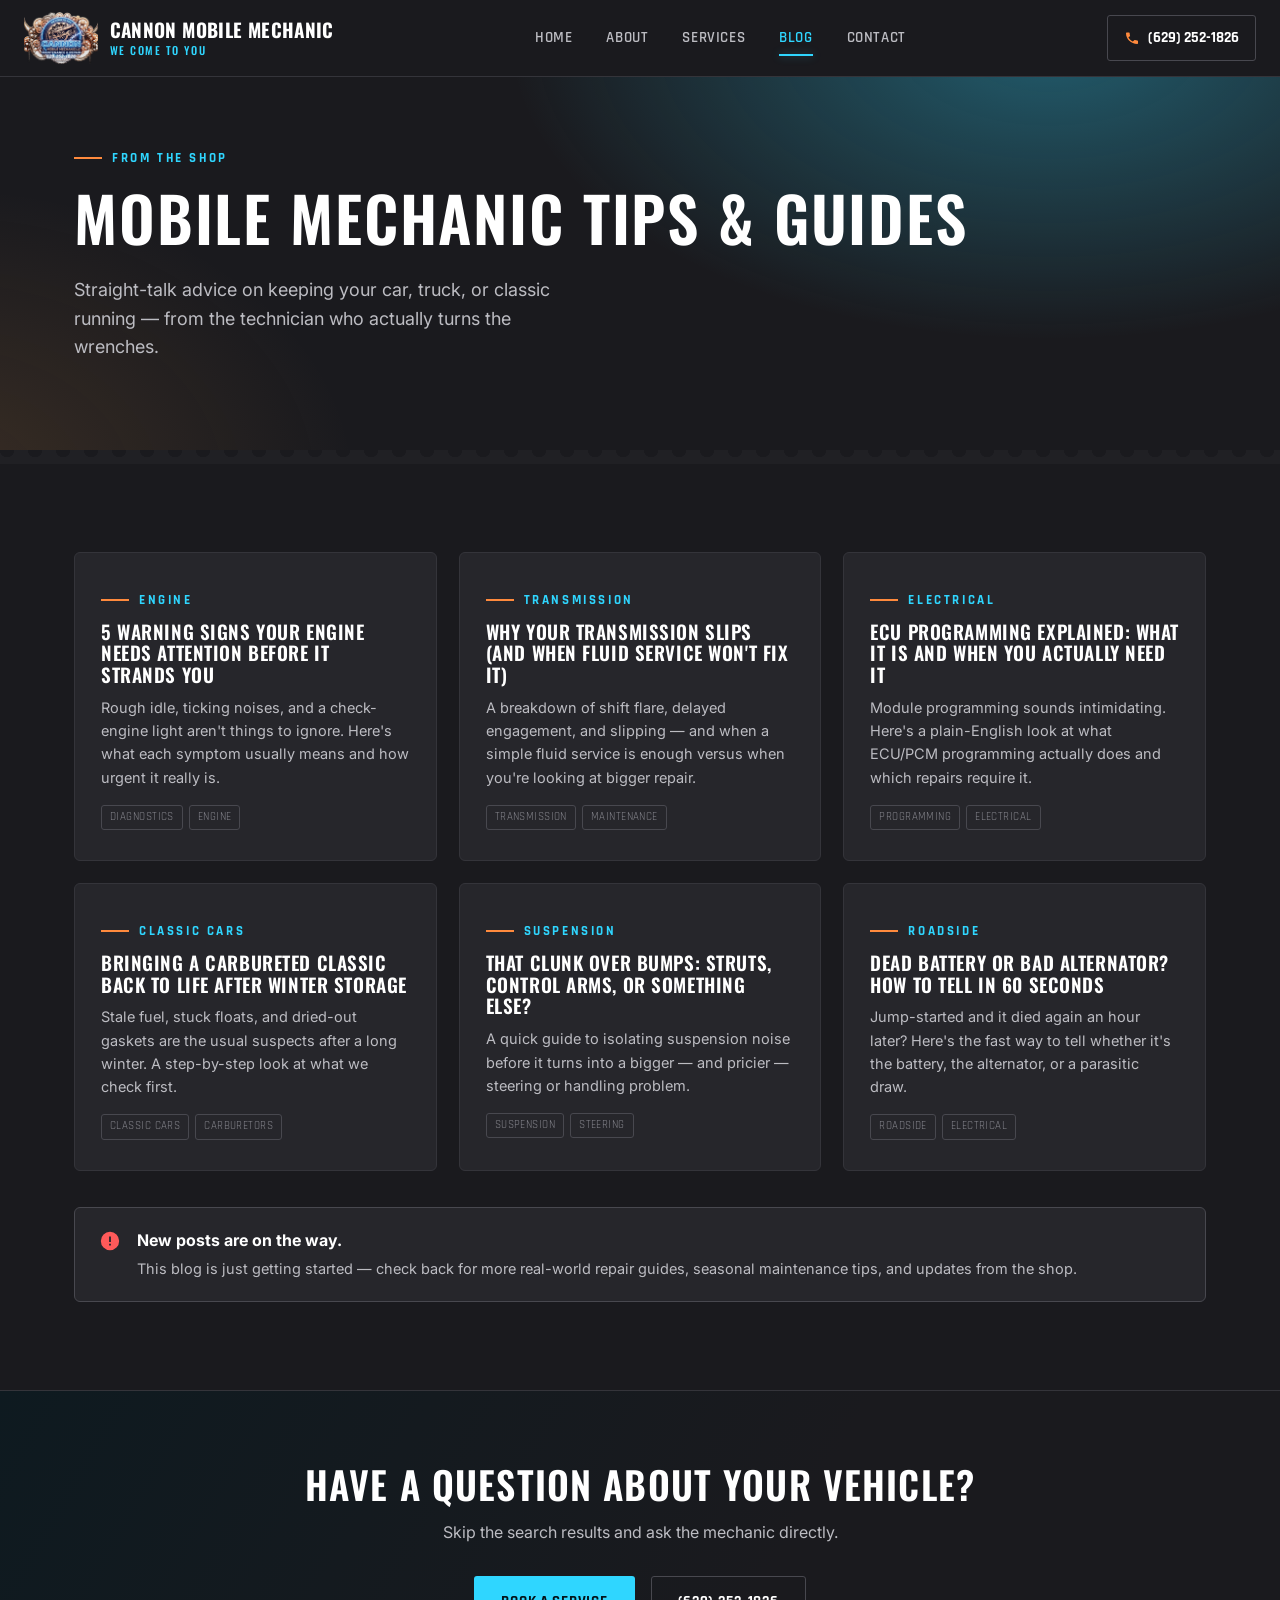
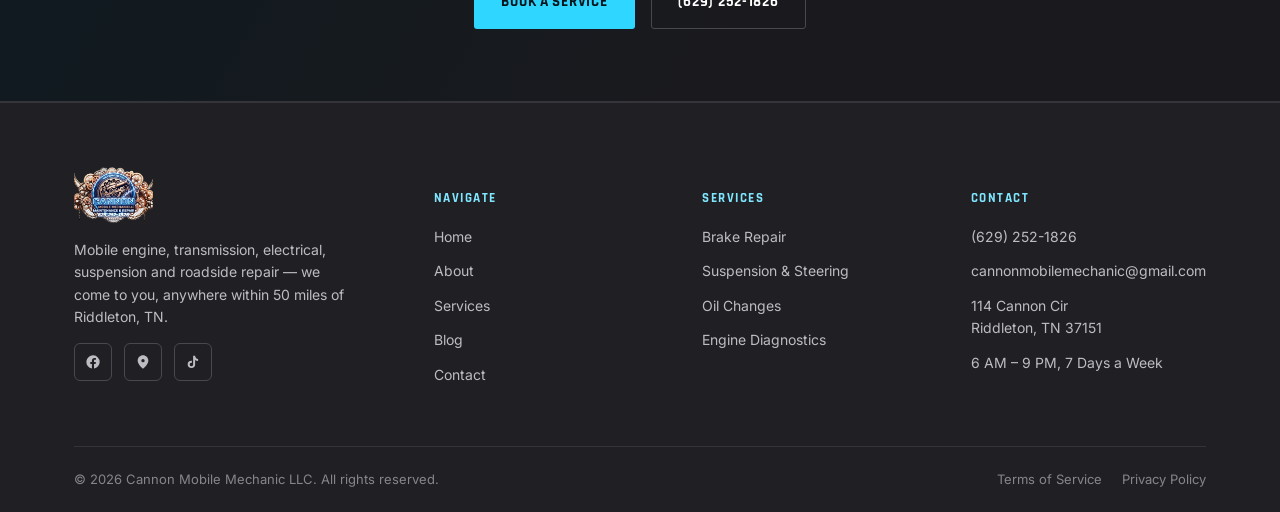
<file: blog.html>
<!DOCTYPE html>
<html lang="en">
<head>
<meta charset="UTF-8">
<meta name="viewport" content="width=device-width, initial-scale=1.0">
<title>Blog | Mobile Mechanic Tips &amp; Guides | Cannon Mobile Mechanic LLC</title>
<meta name="description" content="Car care tips, repair guides, and news from Cannon Mobile Mechanic LLC — Riddleton, TN's mobile mechanic for engine, transmission, electrical, classic car and roadside repair.">
<meta name="keywords" content="mobile mechanic blog, car repair tips, classic car maintenance, engine repair advice, transmission tips, mobile mechanic Riddleton TN, #mobilemechanic, #autorepair, #classiccars, #carprogramming">
<meta name="robots" content="index, follow">
<link rel="canonical" href="https://www.cannonmobilemechanic.com/blog.html">
<meta property="og:type" content="website">
<meta property="og:title" content="Blog | Cannon Mobile Mechanic LLC">
<meta property="og:description" content="Car care tips, repair guides, and news from Riddleton, TN's mobile mechanic.">
<meta property="og:image" content="https://www.cannonmobilemechanic.com/images/logo.png">
<meta property="og:url" content="https://www.cannonmobilemechanic.com/blog.html">
<meta name="twitter:card" content="summary_large_image">
<link rel="icon" href="favicon.ico" sizes="any">
<link rel="icon" type="image/png" sizes="32x32" href="images/favicon-32x32.png">
<link rel="icon" type="image/png" sizes="16x16" href="images/favicon-16x16.png">
<link rel="apple-touch-icon" href="images/apple-touch-icon.png">
<link rel="manifest" href="site.webmanifest">
<meta name="theme-color" content="#0a0a0c">
<link rel="stylesheet" href="css/style.css">
<script type="application/ld+json">
{
  "@context": "https://schema.org",
  "@type": "Blog",
  "name": "Cannon Mobile Mechanic Blog",
  "url": "https://www.cannonmobilemechanic.com/blog.html",
  "publisher": {
    "@type": "AutoRepair",
    "name": "Cannon Mobile Mechanic LLC",
    "url": "https://www.cannonmobilemechanic.com/"
  }
}
</script>
<!-- Google Analytics (GA4) — replace G-XXXXXXXXXX with your Measurement ID, then uncomment
<script async src="https://www.googletagmanager.com/gtag/js?id=G-XXXXXXXXXX"></script>
<script>
  window.dataLayer = window.dataLayer || [];
  function gtag(){dataLayer.push(arguments);}
  gtag('js', new Date());
  gtag('config', 'G-XXXXXXXXXX');
</script>
-->
</head>
<body>

<header class="site-header">
  <div class="header-bar">
    <a href="index.html" class="brand">
      <img src="images/logo.png" alt="Cannon Mobile Mechanic LLC logo">
      <span class="brand-text">
        <span class="b1">CANNON MOBILE MECHANIC</span><br>
        <span class="b2">We Come To You</span>
      </span>
    </a>
    <nav class="main-nav" id="main-nav">
      <a href="index.html">Home</a>
      <a href="about.html">About</a>
      <a href="services.html">Services</a>
      <a href="blog.html" class="active">Blog</a>
      <a href="contact.html">Contact</a>
    </nav>
    <div class="header-cta">
      <a href="tel:+16292521826" class="call-chip">
        <svg viewBox="0 0 24 24"><path d="M6.6 10.8c1.4 2.8 3.8 5.1 6.6 6.6l2.2-2.2c.3-.3.7-.4 1-.2 1.1.4 2.3.6 3.6.6.6 0 1 .4 1 1V20c0 .6-.4 1-1 1C10.4 21 3 13.6 3 4.9c0-.6.4-1 1-1H7.5c.6 0 1 .4 1 1 0 1.3.2 2.5.6 3.6.1.4 0 .8-.2 1L6.6 10.8z"/></svg>
        <span class="txt">(629) 252-1826</span>
      </a>
      <button class="nav-toggle" id="nav-toggle" aria-label="Toggle menu" aria-expanded="false">
        <span></span><span></span><span></span>
      </button>
    </div>
  </div>
</header>

<section class="hero" style="padding:64px 0 56px;">
  <div class="container">
    <div class="eyebrow">From the Shop</div>
    <h1>Mobile Mechanic Tips &amp; Guides</h1>
    <p class="hero-sub">Straight-talk advice on keeping your car, truck, or classic running — from the technician who actually turns the wrenches.</p>
  </div>
</section>
<div class="gear-divider"></div>

<section>
  <div class="container">
    <div class="svc-grid">

      <a href="#" class="svc-card" style="display:block;">
        <div class="eyebrow" style="margin-bottom:10px;">Engine</div>
        <h3>5 Warning Signs Your Engine Needs Attention Before It Strands You</h3>
        <p>Rough idle, ticking noises, and a check-engine light aren't things to ignore. Here's what each symptom usually means and how urgent it really is.</p>
        <div class="tags"><span>Diagnostics</span><span>Engine</span></div>
      </a>

      <a href="#" class="svc-card" style="display:block;">
        <div class="eyebrow" style="margin-bottom:10px;">Transmission</div>
        <h3>Why Your Transmission Slips (and When Fluid Service Won't Fix It)</h3>
        <p>A breakdown of shift flare, delayed engagement, and slipping — and when a simple fluid service is enough versus when you're looking at bigger repair.</p>
        <div class="tags"><span>Transmission</span><span>Maintenance</span></div>
      </a>

      <a href="#" class="svc-card" style="display:block;">
        <div class="eyebrow" style="margin-bottom:10px;">Electrical</div>
        <h3>ECU Programming Explained: What It Is and When You Actually Need It</h3>
        <p>Module programming sounds intimidating. Here's a plain-English look at what ECU/PCM programming actually does and which repairs require it.</p>
        <div class="tags"><span>Programming</span><span>Electrical</span></div>
      </a>

      <a href="#" class="svc-card" style="display:block;">
        <div class="eyebrow" style="margin-bottom:10px;">Classic Cars</div>
        <h3>Bringing a Carbureted Classic Back to Life After Winter Storage</h3>
        <p>Stale fuel, stuck floats, and dried-out gaskets are the usual suspects after a long winter. A step-by-step look at what we check first.</p>
        <div class="tags"><span>Classic Cars</span><span>Carburetors</span></div>
      </a>

      <a href="#" class="svc-card" style="display:block;">
        <div class="eyebrow" style="margin-bottom:10px;">Suspension</div>
        <h3>That Clunk Over Bumps: Struts, Control Arms, or Something Else?</h3>
        <p>A quick guide to isolating suspension noise before it turns into a bigger — and pricier — steering or handling problem.</p>
        <div class="tags"><span>Suspension</span><span>Steering</span></div>
      </a>

      <a href="#" class="svc-card" style="display:block;">
        <div class="eyebrow" style="margin-bottom:10px;">Roadside</div>
        <h3>Dead Battery or Bad Alternator? How to Tell in 60 Seconds</h3>
        <p>Jump-started and it died again an hour later? Here's the fast way to tell whether it's the battery, the alternator, or a parasitic draw.</p>
        <div class="tags"><span>Roadside</span><span>Electrical</span></div>
      </a>

    </div>

    <div class="notice" style="border-color:var(--line-bright); background:var(--bg-raised);">
      <svg viewBox="0 0 24 24"><path d="M12 2a10 10 0 100 20 10 10 0 000-20zm1 15h-2v-2h2v2zm0-4h-2V7h2v6z"/></svg>
      <div>
        <strong>New posts are on the way.</strong>
        <p>This blog is just getting started — check back for more real-world repair guides, seasonal maintenance tips, and updates from the shop.</p>
      </div>
    </div>
  </div>
</section>

<section class="cta-band">
  <div class="container">
    <h2>Have a question about your vehicle?</h2>
    <p>Skip the search results and ask the mechanic directly.</p>
    <div class="cta-actions">
      <a href="contact.html#booking" class="btn btn-primary">Book a Service</a>
      <a href="tel:+16292521826" class="btn btn-outline">(629) 252-1826</a>
    </div>
  </div>
</section>

<footer class="site-footer">
  <div class="container">
    <div class="footer-grid">
      <div class="footer-brand">
        <img src="images/logo.png" alt="Cannon Mobile Mechanic LLC logo">
        <p>Mobile engine, transmission, electrical, suspension and roadside repair — we come to you, anywhere within 50 miles of Riddleton, TN.</p>
        <div class="footer-social">
          <a class="social-btn" href="https://www.facebook.com/CannonMobileMechanic/" target="_blank" rel="noopener" aria-label="Facebook">
            <svg viewBox="0 0 24 24"><path d="M22 12a10 10 0 10-11.6 9.9v-7H7.9V12h2.5V9.8c0-2.5 1.5-3.9 3.8-3.9 1.1 0 2.2.2 2.2.2v2.5h-1.3c-1.2 0-1.6.8-1.6 1.6V12h2.8l-.4 2.9h-2.4v7A10 10 0 0022 12z"/></svg>
          </a>
          <a class="social-btn" href="https://maps.app.goo.gl/wmcz2nzw5FU5Rs9V6" target="_blank" rel="noopener" aria-label="Google Business Profile">
            <svg viewBox="0 0 24 24"><path d="M12 2C7.6 2 4 5.6 4 10c0 5.5 8 12 8 12s8-6.5 8-12c0-4.4-3.6-8-8-8zm0 10.5A2.5 2.5 0 1112 7.5a2.5 2.5 0 010 5z"/></svg>
          </a>
          <a class="social-btn" href="https://www.tiktok.com/@cannonmobilemechanic?_r=1&_t=ZT-97jRglAQfIT" target="_blank" rel="noopener" aria-label="TikTok">
            <svg viewBox="0 0 24 24"><path d="M16.6 5.8c-.9-.8-1.4-2-1.4-3.3h-3v13.3c0 1.4-1.1 2.6-2.6 2.6a2.6 2.6 0 01-2.6-2.6 2.6 2.6 0 012.6-2.6c.3 0 .5 0 .8.1v-3c-.3 0-.5-.1-.8-.1a5.6 5.6 0 00-5.6 5.6A5.6 5.6 0 009.6 21a5.6 5.6 0 005.6-5.6V9.1a7.6 7.6 0 004.4 1.4v-3c-1.1 0-2.2-.4-3-1.1v-.6z"/></svg>
          </a>
        </div>
      </div>
      <div class="footer-col">
        <h5>Navigate</h5>
        <a href="index.html">Home</a>
        <a href="about.html">About</a>
        <a href="services.html">Services</a>
        <a href="blog.html">Blog</a>
        <a href="contact.html">Contact</a>
      </div>
      <div class="footer-col">
        <h5>Services</h5>
        <a href="services.html#brakes">Brake Repair</a>
        <a href="services.html#suspension">Suspension &amp; Steering</a>
        <a href="services.html#maintenance">Oil Changes</a>
        <a href="services.html#engine">Engine Diagnostics</a>
      </div>
      <div class="footer-col">
        <h5>Contact</h5>
        <a href="tel:+16292521826">(629) 252-1826</a>
        <a href="mailto:cannonmobilemechanic@gmail.com">cannonmobilemechanic@gmail.com</a>
        <p>114 Cannon Cir<br>Riddleton, TN 37151</p>
        <p>6 AM – 9 PM, 7 Days a Week</p>
      </div>
    </div>
    <div class="footer-bottom">
      <span>&copy; <span id="year"></span> Cannon Mobile Mechanic LLC. All rights reserved.</span>
      <div class="footer-legal-links">
        <a href="terms.html">Terms of Service</a>
        <a href="privacy.html">Privacy Policy</a>
      </div>
    </div>
  </div>
</footer>

<script src="js/main.js"></script>
</body>
</html>
</file>
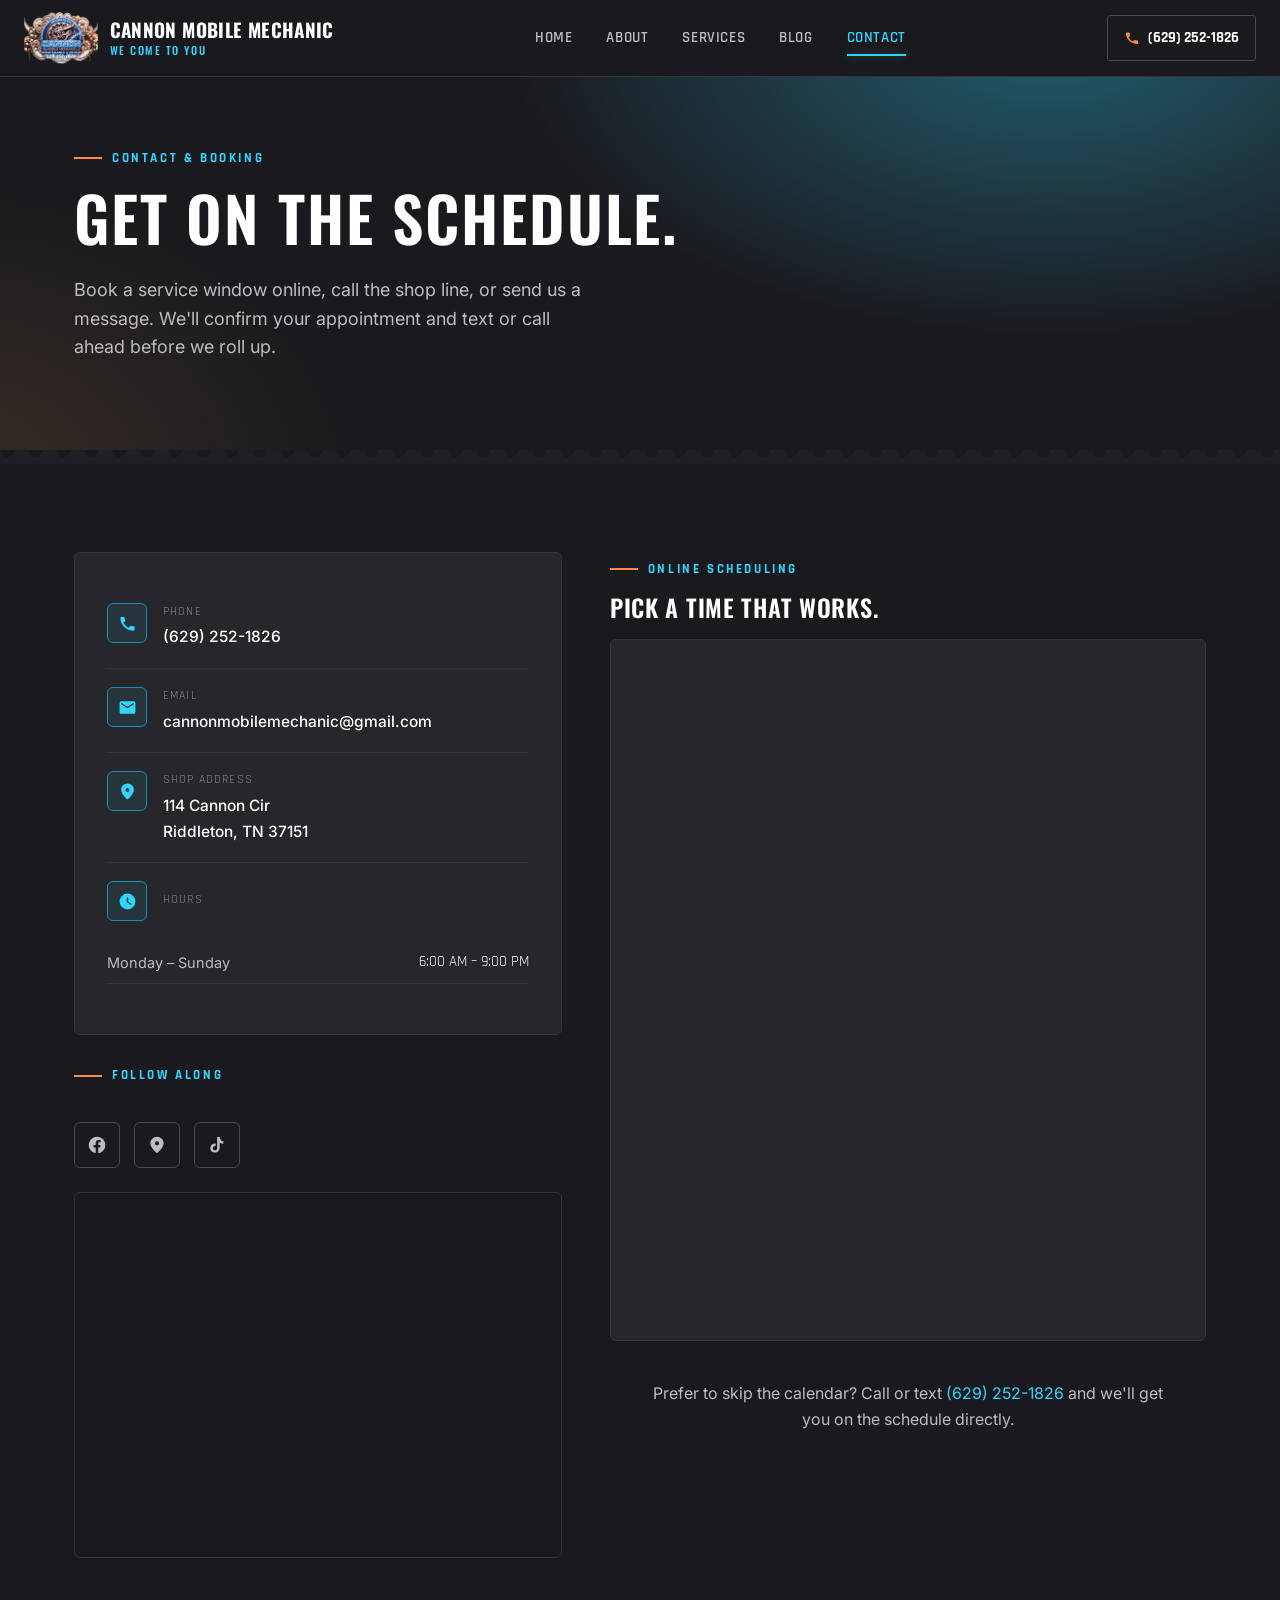
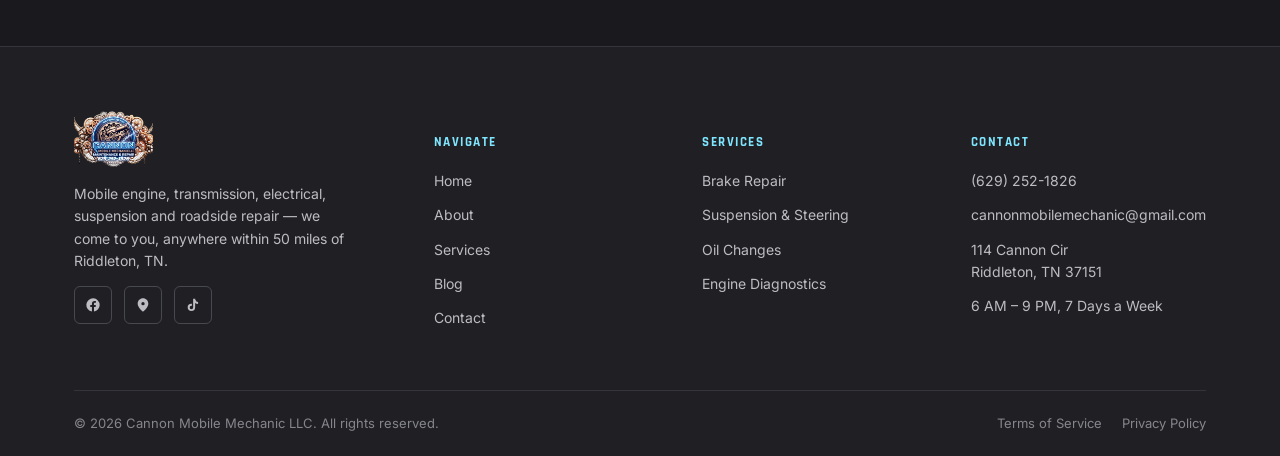
<file: contact.html>
<!DOCTYPE html>
<html lang="en">
<head>
<meta charset="UTF-8">
<meta name="viewport" content="width=device-width, initial-scale=1.0">
<title>Contact &amp; Booking | Cannon Mobile Mechanic LLC | Riddleton, TN</title>
<meta name="description" content="Call, email, or book online with Cannon Mobile Mechanic LLC, 114 Cannon Cir, Riddleton, TN 37151. Open 6 AM to 7 PM, FTER 7 PM EMERGENCY SERVICE 7 days a week. Serving a 50-mile radius.">
<meta name="keywords" content="book mobile mechanic, mobile mechanic near me, mobile mechanic Riddleton TN, mobile mechanic phone number, schedule auto repair, #mobilemechanic, #autorepair">
<meta name="robots" content="index, follow">
<link rel="canonical" href="https://www.cannonmobilemechanic.com/contact.html">
<meta property="og:type" content="business.business">
<meta property="og:title" content="Contact & Booking | Cannon Mobile Mechanic LLC">
<meta property="og:description" content="Book a mobile mechanic service call or call (629) 252-1826. Serving Riddleton, TN and 50 miles out, 7 AM – 7 PM daily, WITH AFTER 7 PM EMERGENCY SERVICE.">
<meta property="og:image" content="https://www.cannonmobilemechanic.com/images/logo.png">
<meta property="og:url" content="https://www.cannonmobilemechanic.com/contact.html">
<meta name="twitter:card" content="summary_large_image">
<link rel="icon" href="favicon.ico" sizes="any">
<link rel="icon" type="image/png" sizes="32x32" href="images/favicon-32x32.png">
<link rel="icon" type="image/png" sizes="16x16" href="images/favicon-16x16.png">
<link rel="apple-touch-icon" href="images/apple-touch-icon.png">
<link rel="manifest" href="site.webmanifest">
<meta name="theme-color" content="#0a0a0c">
<link rel="stylesheet" href="css/style.css">
<!-- Google Analytics (GA4) — replace G-XXXXXXXXXX with your Measurement ID, then uncomment
<script async src="https://www.googletagmanager.com/gtag/js?id=G-XXXXXXXXXX"></script>
<script>
  window.dataLayer = window.dataLayer || [];
  function gtag(){dataLayer.push(arguments);}
  gtag('js', new Date());
  gtag('config', 'G-XXXXXXXXXX');
</script>
-->
</head>
<body>

<header class="site-header">
  <div class="header-bar">
    <a href="index.html" class="brand">
      <img src="images/logo.png" alt="Cannon Mobile Mechanic LLC logo">
      <span class="brand-text">
        <span class="b1">CANNON MOBILE MECHANIC</span><br>
        <span class="b2">We Come To You</span>
      </span>
    </a>
    <nav class="main-nav" id="main-nav">
      <a href="index.html">Home</a>
      <a href="about.html">About</a>
      <a href="services.html">Services</a>
      <a href="blog.html">Blog</a>
      <a href="contact.html" class="active">Contact</a>
    </nav>
    <div class="header-cta">
      <a href="tel:+16292521826" class="call-chip">
        <svg viewBox="0 0 24 24"><path d="M6.6 10.8c1.4 2.8 3.8 5.1 6.6 6.6l2.2-2.2c.3-.3.7-.4 1-.2 1.1.4 2.3.6 3.6.6.6 0 1 .4 1 1V20c0 .6-.4 1-1 1C10.4 21 3 13.6 3 4.9c0-.6.4-1 1-1H7.5c.6 0 1 .4 1 1 0 1.3.2 2.5.6 3.6.1.4 0 .8-.2 1L6.6 10.8z"/></svg>
        <span class="txt">(629) 252-1826</span>
      </a>
      <button class="nav-toggle" id="nav-toggle" aria-label="Toggle menu" aria-expanded="false">
        <span></span><span></span><span></span>
      </button>
    </div>
  </div>
</header>

<section class="hero" style="padding:64px 0 56px;">
  <div class="container">
    <div class="eyebrow">Contact &amp; Booking</div>
    <h1>Get on the schedule.</h1>
    <p class="hero-sub">Book a service window online, call the shop line, or send us a message. We'll confirm your appointment and text or call ahead before we roll up.</p>
  </div>
</section>
<div class="gear-divider"></div>

<section>
  <div class="container contact-grid">

    <div>
      <div class="contact-card">
        <div class="contact-row">
          <div class="ic"><svg viewBox="0 0 24 24"><path d="M6.6 10.8c1.4 2.8 3.8 5.1 6.6 6.6l2.2-2.2c.3-.3.7-.4 1-.2 1.1.4 2.3.6 3.6.6.6 0 1 .4 1 1V20c0 .6-.4 1-1 1C10.4 21 3 13.6 3 4.9c0-.6.4-1 1-1H7.5c.6 0 1 .4 1 1 0 1.3.2 2.5.6 3.6.1.4 0 .8-.2 1L6.6 10.8z"/></svg></div>
          <div>
            <div class="lbl">Phone</div>
            <a class="val" href="tel:+16292521826">(629) 252-1826</a>
          </div>
        </div>
        <div class="contact-row">
          <div class="ic"><svg viewBox="0 0 24 24"><path d="M20 4H4c-1.1 0-2 .9-2 2v12c0 1.1.9 2 2 2h16c1.1 0 2-.9 2-2V6c0-1.1-.9-2-2-2zm0 4-8 5-8-5V6l8 5 8-5v2z"/></svg></div>
          <div>
            <div class="lbl">Email</div>
            <a class="val" href="mailto:cannonmobilemechanic@gmail.com">cannonmobilemechanic@gmail.com</a>
          </div>
        </div>
        <div class="contact-row">
          <div class="ic"><svg viewBox="0 0 24 24"><path d="M12 2C7.6 2 4 5.6 4 10c0 5.5 8 12 8 12s8-6.5 8-12c0-4.4-3.6-8-8-8zm0 10.5A2.5 2.5 0 1112 7.5a2.5 2.5 0 010 5z"/></svg></div>
          <div>
            <div class="lbl">Shop Address</div>
            <span class="val">114 Cannon Cir<br>Riddleton, TN 37151</span>
          </div>
        </div>
        <div class="contact-row" style="flex-direction:column;">
          <div style="display:flex; gap:16px; align-items:center;">
            <div class="ic"><svg viewBox="0 0 24 24"><path d="M12 2a10 10 0 100 20 10 10 0 000-20zm1 5v5.4l4.2 2.5-.8 1.4L11 13V7h2z"/></svg></div>
            <div class="lbl">Hours</div>
          </div>
          <table class="hours-table">
            <tr><td>Monday – Sunday</td><td>6:00 AM – 9:00 PM</td></tr>
          </table>
        </div>
      </div>

      <div style="margin-top:24px;">
        <div class="eyebrow" style="margin-bottom:14px;">Follow Along</div>
        <div class="social-row">
          <a class="social-btn" href="https://www.facebook.com/CannonMobileMechanic/" target="_blank" rel="noopener" aria-label="Facebook">
            <svg viewBox="0 0 24 24"><path d="M22 12a10 10 0 10-11.6 9.9v-7H7.9V12h2.5V9.8c0-2.5 1.5-3.9 3.8-3.9 1.1 0 2.2.2 2.2.2v2.5h-1.3c-1.2 0-1.6.8-1.6 1.6V12h2.8l-.4 2.9h-2.4v7A10 10 0 0022 12z"/></svg>
          </a>
          <a class="social-btn" href="https://maps.app.goo.gl/wmcz2nzw5FU5Rs9V6" target="_blank" rel="noopener" aria-label="Google Business Profile">
            <svg viewBox="0 0 24 24"><path d="M12 2C7.6 2 4 5.6 4 10c0 5.5 8 12 8 12s8-6.5 8-12c0-4.4-3.6-8-8-8zm0 10.5A2.5 2.5 0 1112 7.5a2.5 2.5 0 010 5z"/></svg>
          </a>
          <a class="social-btn" href="https://www.tiktok.com/@cannonmobilemechanic?_r=1&_t=ZT-97jRglAQfIT" target="_blank" rel="noopener" aria-label="TikTok">
            <svg viewBox="0 0 24 24"><path d="M16.6 5.8c-.9-.8-1.4-2-1.4-3.3h-3v13.3c0 1.4-1.1 2.6-2.6 2.6a2.6 2.6 0 01-2.6-2.6 2.6 2.6 0 012.6-2.6c.3 0 .5 0 .8.1v-3c-.3 0-.5-.1-.8-.1a5.6 5.6 0 00-5.6 5.6A5.6 5.6 0 009.6 21a5.6 5.6 0 005.6-5.6V9.1a7.6 7.6 0 004.4 1.4v-3c-1.1 0-2.2-.4-3-1.1v-.6z"/></svg>
          </a>
        </div>
      </div>

      <div class="map-frame" style="margin-top:24px;">
        <iframe src="https://www.google.com/maps?q=114+Cannon+Cir,+Riddleton,+TN+37151&output=embed" loading="lazy" referrerpolicy="no-referrer-when-downgrade" title="Cannon Mobile Mechanic location map"></iframe>
      </div>
    </div>

    <div id="booking">
      <div class="eyebrow">Online Scheduling</div>
      <h2 style="font-size:24px; margin-bottom:18px;">Pick a time that works.</h2>

      <!--
        ====================================================================
        CALENDLY EMBED
        Replace YOUR-CALENDLY-LINK-HERE below with your actual Calendly
        scheduling link (e.g. https://calendly.com/cannonmobilemechanic/service-call)
        in BOTH places marked below.
        ====================================================================
      -->
      <div class="calendly-wrap">
        <div class="calendly-inline-widget"
             data-url="https://calendly.com/cannonmobilemechanic/60"
             style="min-width:280px; height:700px;">
        </div>
      </div>
      <script type="text/javascript" src="https://assets.calendly.com/assets/external/widget.js" async></script>

      <div class="calendly-fallback">
        <p>Prefer to skip the calendar? Call or text <a href="tel:+16292521826" style="color:var(--blue);">(629) 252-1826</a> and we'll get you on the schedule directly.</p>
      </div>
    </div>

  </div>
</section>

<footer class="site-footer">
  <div class="container">
    <div class="footer-grid">
      <div class="footer-brand">
        <img src="images/logo.png" alt="Cannon Mobile Mechanic LLC logo">
        <p>Mobile engine, transmission, electrical, suspension and roadside repair — we come to you, anywhere within 50 miles of Riddleton, TN.</p>
        <div class="footer-social">
          <a class="social-btn" href="https://www.facebook.com/CannonMobileMechanic/" target="_blank" rel="noopener" aria-label="Facebook">
            <svg viewBox="0 0 24 24"><path d="M22 12a10 10 0 10-11.6 9.9v-7H7.9V12h2.5V9.8c0-2.5 1.5-3.9 3.8-3.9 1.1 0 2.2.2 2.2.2v2.5h-1.3c-1.2 0-1.6.8-1.6 1.6V12h2.8l-.4 2.9h-2.4v7A10 10 0 0022 12z"/></svg>
          </a>
          <a class="social-btn" href="https://maps.app.goo.gl/wmcz2nzw5FU5Rs9V6" target="_blank" rel="noopener" aria-label="Google Business Profile">
            <svg viewBox="0 0 24 24"><path d="M12 2C7.6 2 4 5.6 4 10c0 5.5 8 12 8 12s8-6.5 8-12c0-4.4-3.6-8-8-8zm0 10.5A2.5 2.5 0 1112 7.5a2.5 2.5 0 010 5z"/></svg>
          </a>
          <a class="social-btn" href="https://www.tiktok.com/@cannonmobilemechanic?_r=1&_t=ZT-97jRglAQfIT" target="_blank" rel="noopener" aria-label="TikTok">
            <svg viewBox="0 0 24 24"><path d="M16.6 5.8c-.9-.8-1.4-2-1.4-3.3h-3v13.3c0 1.4-1.1 2.6-2.6 2.6a2.6 2.6 0 01-2.6-2.6 2.6 2.6 0 012.6-2.6c.3 0 .5 0 .8.1v-3c-.3 0-.5-.1-.8-.1a5.6 5.6 0 00-5.6 5.6A5.6 5.6 0 009.6 21a5.6 5.6 0 005.6-5.6V9.1a7.6 7.6 0 004.4 1.4v-3c-1.1 0-2.2-.4-3-1.1v-.6z"/></svg>
          </a>
        </div>
      </div>
      <div class="footer-col">
        <h5>Navigate</h5>
        <a href="index.html">Home</a>
        <a href="about.html">About</a>
        <a href="services.html">Services</a>
        <a href="blog.html">Blog</a>
        <a href="contact.html">Contact</a>
      </div>
      <div class="footer-col">
        <h5>Services</h5>
        <a href="services.html#brakes">Brake Repair</a>
        <a href="services.html#suspension">Suspension &amp; Steering</a>
        <a href="services.html#maintenance">Oil Changes</a>
        <a href="services.html#engine">Engine Diagnostics</a>
      </div>
      <div class="footer-col">
        <h5>Contact</h5>
        <a href="tel:+16292521826">(629) 252-1826</a>
        <a href="mailto:cannonmobilemechanic@gmail.com">cannonmobilemechanic@gmail.com</a>
        <p>114 Cannon Cir<br>Riddleton, TN 37151</p>
        <p>6 AM – 9 PM, 7 Days a Week</p>
      </div>
    </div>
    <div class="footer-bottom">
      <span>&copy; <span id="year"></span> Cannon Mobile Mechanic LLC. All rights reserved.</span>
      <div class="footer-legal-links">
        <a href="terms.html">Terms of Service</a>
        <a href="privacy.html">Privacy Policy</a>
      </div>
    </div>
  </div>
</footer>

<script src="js/main.js"></script>
</body>
</html>
</file>
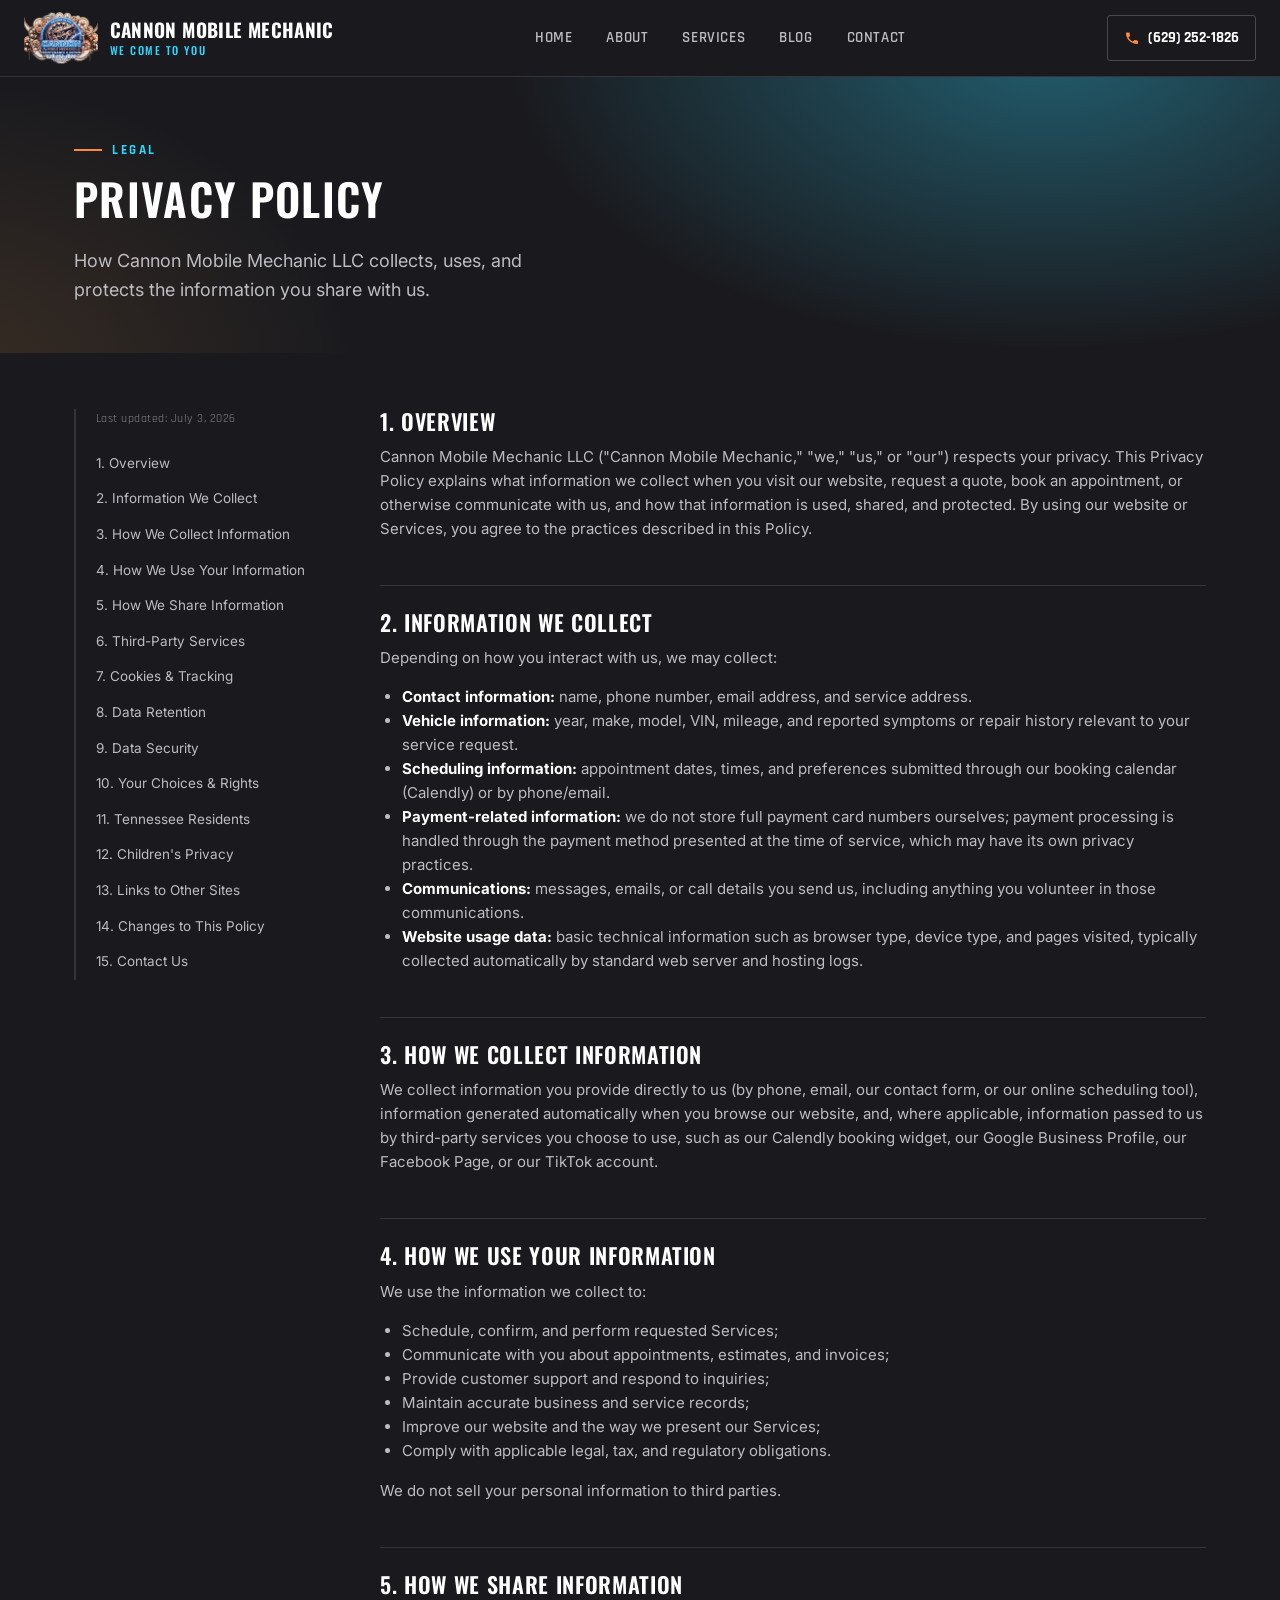
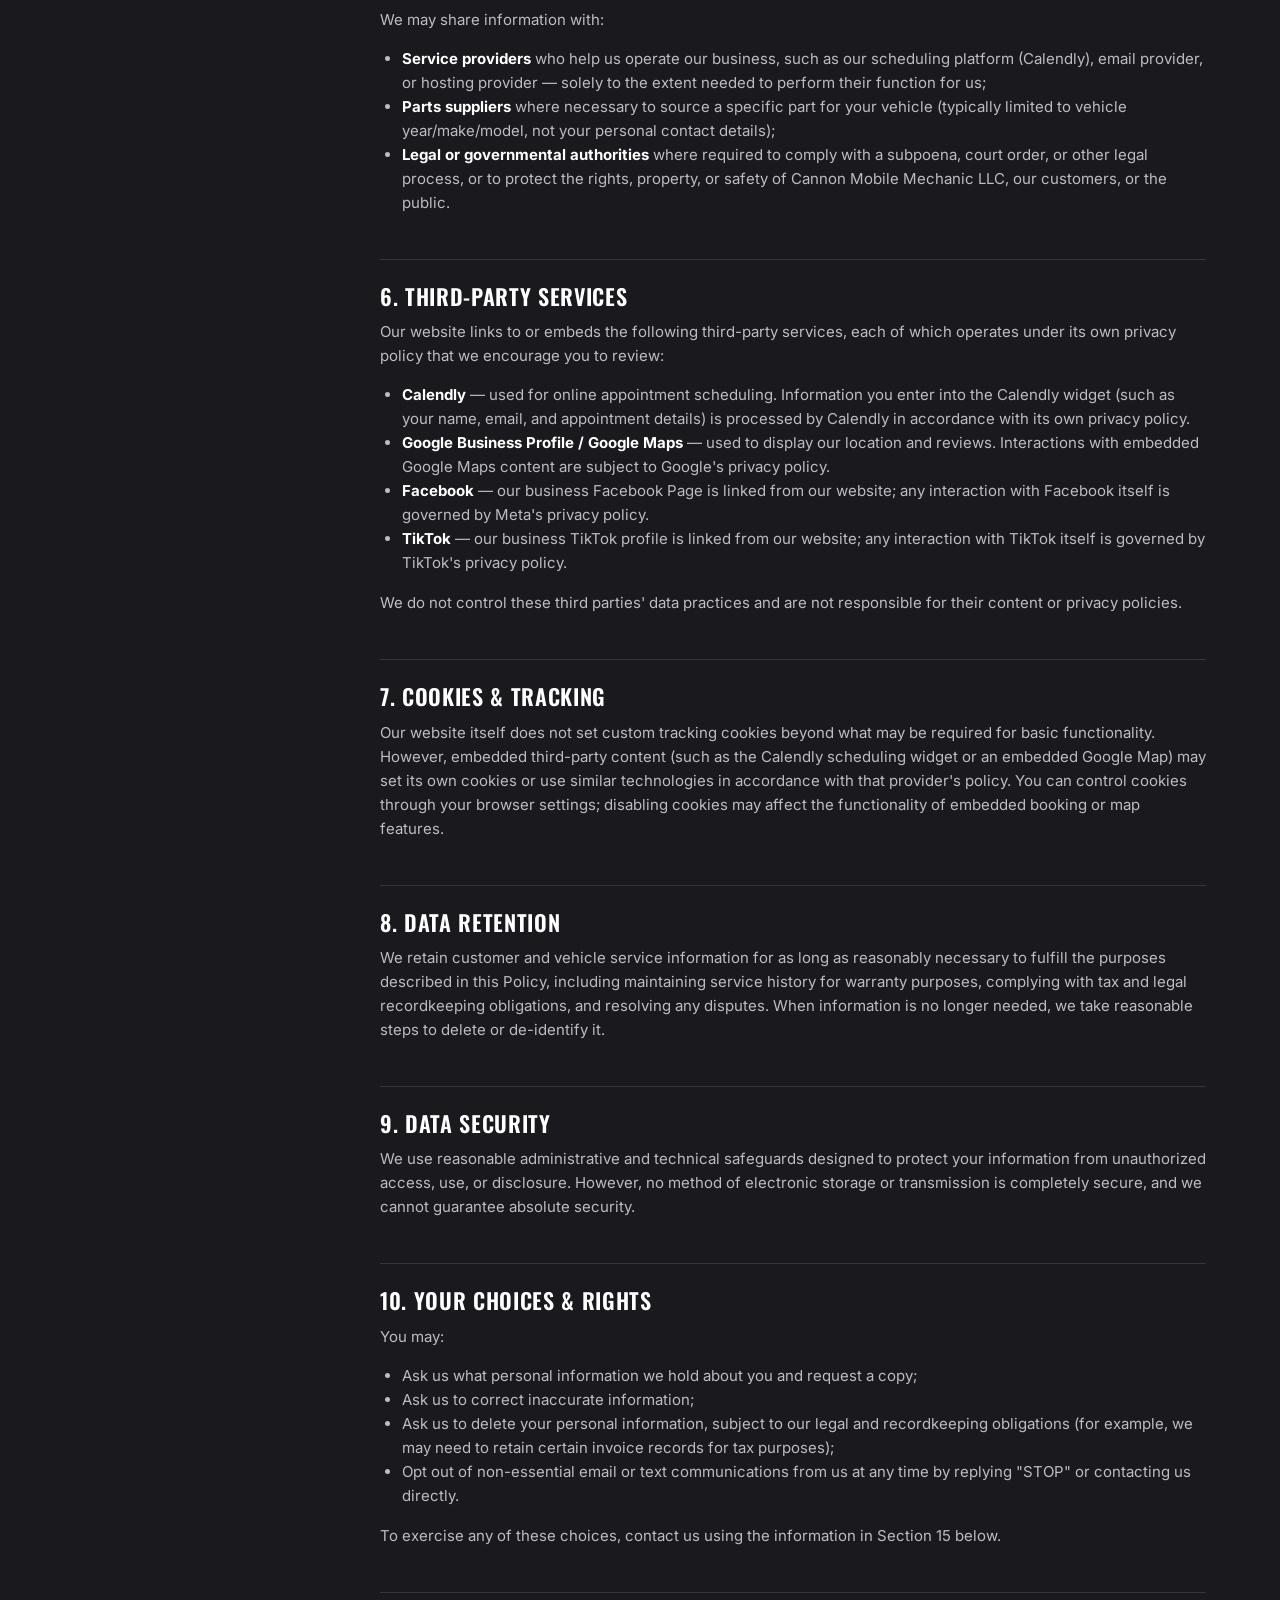
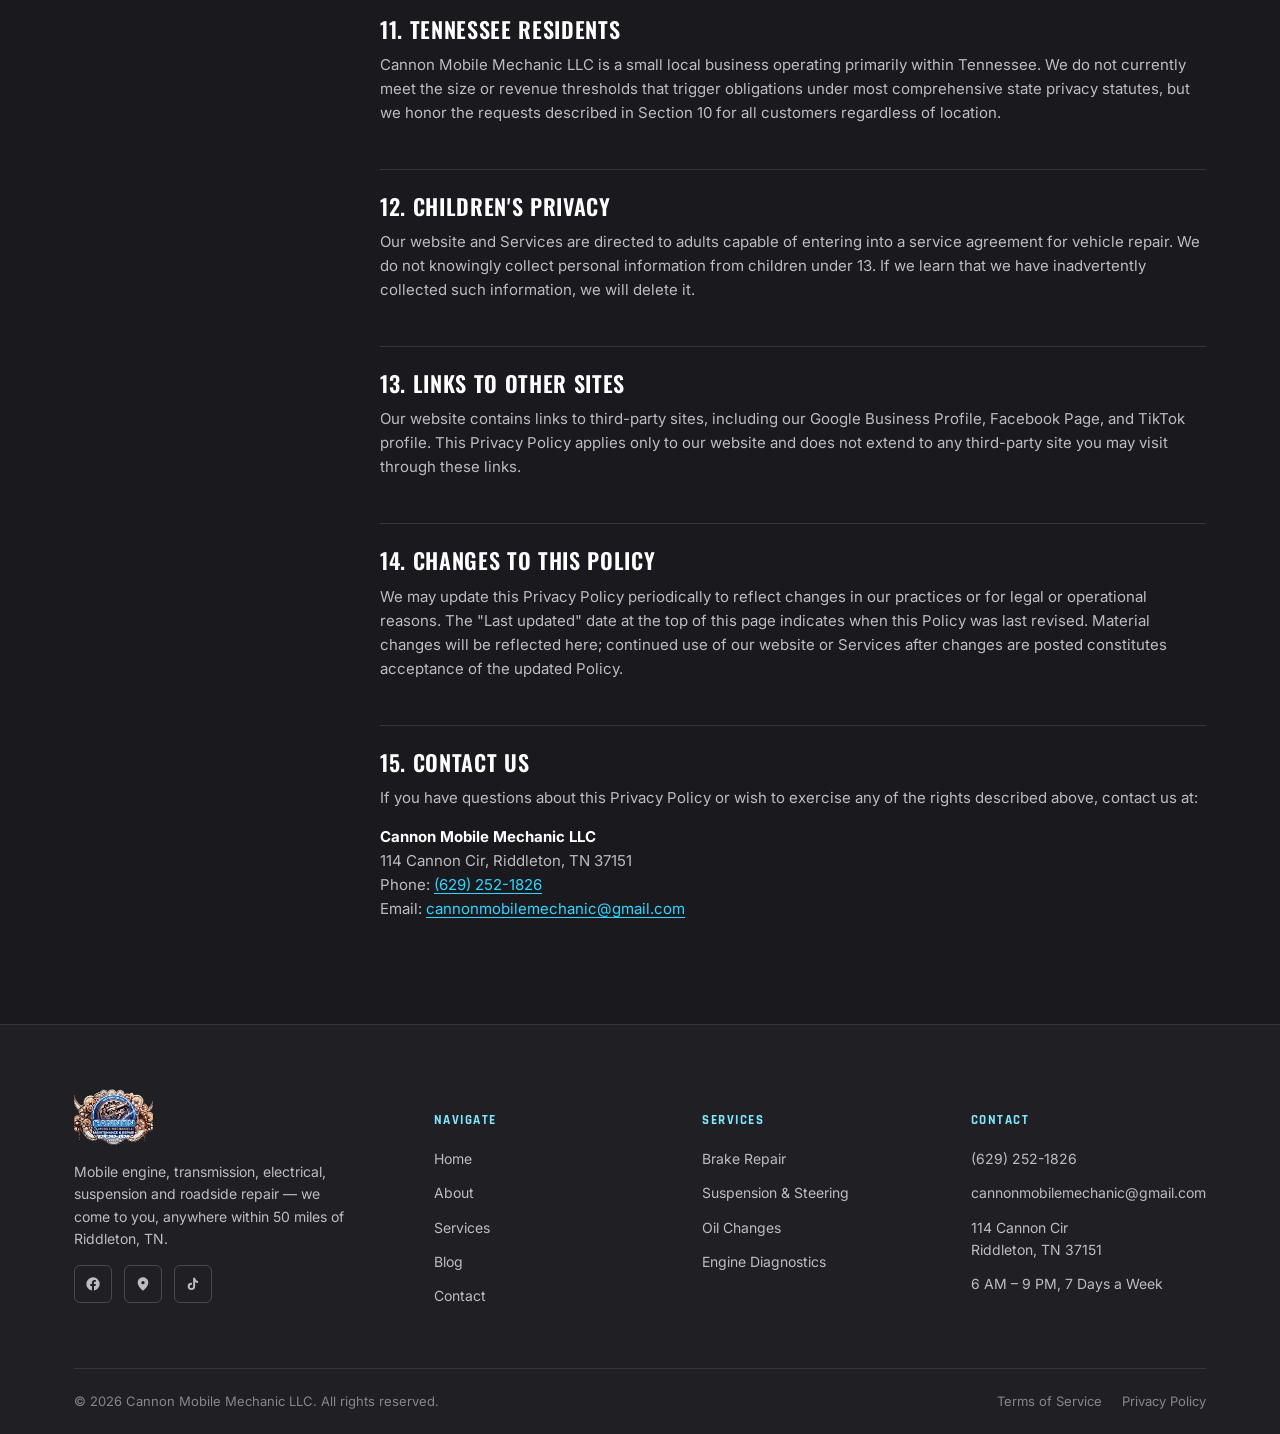
<file: privacy.html>
<!DOCTYPE html>
<html lang="en">
<head>
<meta charset="UTF-8">
<meta name="viewport" content="width=device-width, initial-scale=1.0">
<title>Privacy Policy | Cannon Mobile Mechanic LLC</title>
<meta name="description" content="Privacy Policy for Cannon Mobile Mechanic LLC, Riddleton, TN.">
<link rel="icon" href="favicon.ico" sizes="any">
<link rel="icon" type="image/png" sizes="32x32" href="images/favicon-32x32.png">
<link rel="icon" type="image/png" sizes="16x16" href="images/favicon-16x16.png">
<link rel="apple-touch-icon" href="images/apple-touch-icon.png">
<link rel="manifest" href="site.webmanifest">
<meta name="theme-color" content="#0a0a0c">
<link rel="stylesheet" href="css/style.css">
<!-- Google Analytics (GA4) — replace G-XXXXXXXXXX with your Measurement ID, then uncomment
<script async src="https://www.googletagmanager.com/gtag/js?id=G-XXXXXXXXXX"></script>
<script>
  window.dataLayer = window.dataLayer || [];
  function gtag(){dataLayer.push(arguments);}
  gtag('js', new Date());
  gtag('config', 'G-XXXXXXXXXX');
</script>
-->
</head>
<body>

<header class="site-header">
  <div class="header-bar">
    <a href="index.html" class="brand">
      <img src="images/logo.png" alt="Cannon Mobile Mechanic LLC logo">
      <span class="brand-text">
        <span class="b1">CANNON MOBILE MECHANIC</span><br>
        <span class="b2">We Come To You</span>
      </span>
    </a>
    <nav class="main-nav" id="main-nav">
      <a href="index.html">Home</a>
      <a href="about.html">About</a>
      <a href="services.html">Services</a>
      <a href="blog.html">Blog</a>
      <a href="contact.html">Contact</a>
    </nav>
    <div class="header-cta">
      <a href="tel:+16292521826" class="call-chip">
        <svg viewBox="0 0 24 24"><path d="M6.6 10.8c1.4 2.8 3.8 5.1 6.6 6.6l2.2-2.2c.3-.3.7-.4 1-.2 1.1.4 2.3.6 3.6.6.6 0 1 .4 1 1V20c0 .6-.4 1-1 1C10.4 21 3 13.6 3 4.9c0-.6.4-1 1-1H7.5c.6 0 1 .4 1 1 0 1.3.2 2.5.6 3.6.1.4 0 .8-.2 1L6.6 10.8z"/></svg>
        <span class="txt">(629) 252-1826</span>
      </a>
      <button class="nav-toggle" id="nav-toggle" aria-label="Toggle menu" aria-expanded="false">
        <span></span><span></span><span></span>
      </button>
    </div>
  </div>
</header>

<section class="hero" style="padding:56px 0 48px;">
  <div class="container">
    <div class="eyebrow">Legal</div>
    <h1 style="font-size:clamp(30px,4vw,44px);">Privacy Policy</h1>
    <p class="hero-sub" style="margin-bottom:0;">How Cannon Mobile Mechanic LLC collects, uses, and protects the information you share with us.</p>
  </div>
</section>

<section style="padding-top:56px;">
  <div class="container legal-wrap">

    <aside class="legal-toc">
      <div class="updated">Last updated: July 3, 2026</div>
      <a href="#overview">1. Overview</a>
      <a href="#info-collect">2. Information We Collect</a>
      <a href="#how-collect">3. How We Collect Information</a>
      <a href="#use">4. How We Use Your Information</a>
      <a href="#sharing">5. How We Share Information</a>
      <a href="#third-party">6. Third-Party Services</a>
      <a href="#cookies">7. Cookies &amp; Tracking</a>
      <a href="#retention">8. Data Retention</a>
      <a href="#security">9. Data Security</a>
      <a href="#rights">10. Your Choices &amp; Rights</a>
      <a href="#tn-rights">11. Tennessee Residents</a>
      <a href="#children">12. Children's Privacy</a>
      <a href="#links">13. Links to Other Sites</a>
      <a href="#changes">14. Changes to This Policy</a>
      <a href="#contact">15. Contact Us</a>
    </aside>

    <div class="legal-body">

      <h2 id="overview">1. Overview</h2>
      <p>Cannon Mobile Mechanic LLC ("Cannon Mobile Mechanic," "we," "us," or "our") respects your privacy. This Privacy Policy explains what information we collect when you visit our website, request a quote, book an appointment, or otherwise communicate with us, and how that information is used, shared, and protected. By using our website or Services, you agree to the practices described in this Policy.</p>

      <h2 id="info-collect">2. Information We Collect</h2>
      <p>Depending on how you interact with us, we may collect:</p>
      <ul>
        <li><strong>Contact information:</strong> name, phone number, email address, and service address.</li>
        <li><strong>Vehicle information:</strong> year, make, model, VIN, mileage, and reported symptoms or repair history relevant to your service request.</li>
        <li><strong>Scheduling information:</strong> appointment dates, times, and preferences submitted through our booking calendar (Calendly) or by phone/email.</li>
        <li><strong>Payment-related information:</strong> we do not store full payment card numbers ourselves; payment processing is handled through the payment method presented at the time of service, which may have its own privacy practices.</li>
        <li><strong>Communications:</strong> messages, emails, or call details you send us, including anything you volunteer in those communications.</li>
        <li><strong>Website usage data:</strong> basic technical information such as browser type, device type, and pages visited, typically collected automatically by standard web server and hosting logs.</li>
      </ul>

      <h2 id="how-collect">3. How We Collect Information</h2>
      <p>We collect information you provide directly to us (by phone, email, our contact form, or our online scheduling tool), information generated automatically when you browse our website, and, where applicable, information passed to us by third-party services you choose to use, such as our Calendly booking widget, our Google Business Profile, our Facebook Page, or our TikTok account.</p>

      <h2 id="use">4. How We Use Your Information</h2>
      <p>We use the information we collect to:</p>
      <ul>
        <li>Schedule, confirm, and perform requested Services;</li>
        <li>Communicate with you about appointments, estimates, and invoices;</li>
        <li>Provide customer support and respond to inquiries;</li>
        <li>Maintain accurate business and service records;</li>
        <li>Improve our website and the way we present our Services;</li>
        <li>Comply with applicable legal, tax, and regulatory obligations.</li>
      </ul>
      <p>We do not sell your personal information to third parties.</p>

      <h2 id="sharing">5. How We Share Information</h2>
      <p>We may share information with:</p>
      <ul>
        <li><strong>Service providers</strong> who help us operate our business, such as our scheduling platform (Calendly), email provider, or hosting provider — solely to the extent needed to perform their function for us;</li>
        <li><strong>Parts suppliers</strong> where necessary to source a specific part for your vehicle (typically limited to vehicle year/make/model, not your personal contact details);</li>
        <li><strong>Legal or governmental authorities</strong> where required to comply with a subpoena, court order, or other legal process, or to protect the rights, property, or safety of Cannon Mobile Mechanic LLC, our customers, or the public.</li>
      </ul>

      <h2 id="third-party">6. Third-Party Services</h2>
      <p>Our website links to or embeds the following third-party services, each of which operates under its own privacy policy that we encourage you to review:</p>
      <ul>
        <li><strong>Calendly</strong> — used for online appointment scheduling. Information you enter into the Calendly widget (such as your name, email, and appointment details) is processed by Calendly in accordance with its own privacy policy.</li>
        <li><strong>Google Business Profile / Google Maps</strong> — used to display our location and reviews. Interactions with embedded Google Maps content are subject to Google's privacy policy.</li>
        <li><strong>Facebook</strong> — our business Facebook Page is linked from our website; any interaction with Facebook itself is governed by Meta's privacy policy.</li>
        <li><strong>TikTok</strong> — our business TikTok profile is linked from our website; any interaction with TikTok itself is governed by TikTok's privacy policy.</li>
      </ul>
      <p>We do not control these third parties' data practices and are not responsible for their content or privacy policies.</p>

      <h2 id="cookies">7. Cookies &amp; Tracking</h2>
      <p>Our website itself does not set custom tracking cookies beyond what may be required for basic functionality. However, embedded third-party content (such as the Calendly scheduling widget or an embedded Google Map) may set its own cookies or use similar technologies in accordance with that provider's policy. You can control cookies through your browser settings; disabling cookies may affect the functionality of embedded booking or map features.</p>

      <h2 id="retention">8. Data Retention</h2>
      <p>We retain customer and vehicle service information for as long as reasonably necessary to fulfill the purposes described in this Policy, including maintaining service history for warranty purposes, complying with tax and legal recordkeeping obligations, and resolving any disputes. When information is no longer needed, we take reasonable steps to delete or de-identify it.</p>

      <h2 id="security">9. Data Security</h2>
      <p>We use reasonable administrative and technical safeguards designed to protect your information from unauthorized access, use, or disclosure. However, no method of electronic storage or transmission is completely secure, and we cannot guarantee absolute security.</p>

      <h2 id="rights">10. Your Choices &amp; Rights</h2>
      <p>You may:</p>
      <ul>
        <li>Ask us what personal information we hold about you and request a copy;</li>
        <li>Ask us to correct inaccurate information;</li>
        <li>Ask us to delete your personal information, subject to our legal and recordkeeping obligations (for example, we may need to retain certain invoice records for tax purposes);</li>
        <li>Opt out of non-essential email or text communications from us at any time by replying "STOP" or contacting us directly.</li>
      </ul>
      <p>To exercise any of these choices, contact us using the information in Section 15 below.</p>

      <h2 id="tn-rights">11. Tennessee Residents</h2>
      <p>Cannon Mobile Mechanic LLC is a small local business operating primarily within Tennessee. We do not currently meet the size or revenue thresholds that trigger obligations under most comprehensive state privacy statutes, but we honor the requests described in Section 10 for all customers regardless of location.</p>

      <h2 id="children">12. Children's Privacy</h2>
      <p>Our website and Services are directed to adults capable of entering into a service agreement for vehicle repair. We do not knowingly collect personal information from children under 13. If we learn that we have inadvertently collected such information, we will delete it.</p>

      <h2 id="links">13. Links to Other Sites</h2>
      <p>Our website contains links to third-party sites, including our Google Business Profile, Facebook Page, and TikTok profile. This Privacy Policy applies only to our website and does not extend to any third-party site you may visit through these links.</p>

      <h2 id="changes">14. Changes to This Policy</h2>
      <p>We may update this Privacy Policy periodically to reflect changes in our practices or for legal or operational reasons. The "Last updated" date at the top of this page indicates when this Policy was last revised. Material changes will be reflected here; continued use of our website or Services after changes are posted constitutes acceptance of the updated Policy.</p>

      <h2 id="contact">15. Contact Us</h2>
      <p>If you have questions about this Privacy Policy or wish to exercise any of the rights described above, contact us at:</p>
      <p>
        <strong>Cannon Mobile Mechanic LLC</strong><br>
        114 Cannon Cir, Riddleton, TN 37151<br>
        Phone: <a href="tel:+16292521826">(629) 252-1826</a><br>
        Email: <a href="mailto:cannonmobilemechanic@gmail.com">cannonmobilemechanic@gmail.com</a>
      </p>

    </div>
  </div>
</section>

<footer class="site-footer">
  <div class="container">
    <div class="footer-grid">
      <div class="footer-brand">
        <img src="images/logo.png" alt="Cannon Mobile Mechanic LLC logo">
        <p>Mobile engine, transmission, electrical, suspension and roadside repair — we come to you, anywhere within 50 miles of Riddleton, TN.</p>
        <div class="footer-social">
          <a class="social-btn" href="https://www.facebook.com/CannonMobileMechanic/" target="_blank" rel="noopener" aria-label="Facebook">
            <svg viewBox="0 0 24 24"><path d="M22 12a10 10 0 10-11.6 9.9v-7H7.9V12h2.5V9.8c0-2.5 1.5-3.9 3.8-3.9 1.1 0 2.2.2 2.2.2v2.5h-1.3c-1.2 0-1.6.8-1.6 1.6V12h2.8l-.4 2.9h-2.4v7A10 10 0 0022 12z"/></svg>
          </a>
          <a class="social-btn" href="https://maps.app.goo.gl/wmcz2nzw5FU5Rs9V6" target="_blank" rel="noopener" aria-label="Google Business Profile">
            <svg viewBox="0 0 24 24"><path d="M12 2C7.6 2 4 5.6 4 10c0 5.5 8 12 8 12s8-6.5 8-12c0-4.4-3.6-8-8-8zm0 10.5A2.5 2.5 0 1112 7.5a2.5 2.5 0 010 5z"/></svg>
          </a>
          <a class="social-btn" href="https://www.tiktok.com/@cannonmobilemechanic?_r=1&_t=ZT-97jRglAQfIT" target="_blank" rel="noopener" aria-label="TikTok">
            <svg viewBox="0 0 24 24"><path d="M16.6 5.8c-.9-.8-1.4-2-1.4-3.3h-3v13.3c0 1.4-1.1 2.6-2.6 2.6a2.6 2.6 0 01-2.6-2.6 2.6 2.6 0 012.6-2.6c.3 0 .5 0 .8.1v-3c-.3 0-.5-.1-.8-.1a5.6 5.6 0 00-5.6 5.6A5.6 5.6 0 009.6 21a5.6 5.6 0 005.6-5.6V9.1a7.6 7.6 0 004.4 1.4v-3c-1.1 0-2.2-.4-3-1.1v-.6z"/></svg>
          </a>
        </div>
      </div>
      <div class="footer-col">
        <h5>Navigate</h5>
        <a href="index.html">Home</a>
        <a href="about.html">About</a>
        <a href="services.html">Services</a>
        <a href="blog.html">Blog</a>
        <a href="contact.html">Contact</a>
      </div>
      <div class="footer-col">
        <h5>Services</h5>
        <a href="services.html#brakes">Brake Repair</a>
        <a href="services.html#suspension">Suspension &amp; Steering</a>
        <a href="services.html#maintenance">Oil Changes</a>
        <a href="services.html#engine">Engine Diagnostics</a>
      </div>
      <div class="footer-col">
        <h5>Contact</h5>
        <a href="tel:+16292521826">(629) 252-1826</a>
        <a href="mailto:cannonmobilemechanic@gmail.com">cannonmobilemechanic@gmail.com</a>
        <p>114 Cannon Cir<br>Riddleton, TN 37151</p>
        <p>6 AM – 9 PM, 7 Days a Week</p>
      </div>
    </div>
    <div class="footer-bottom">
      <span>&copy; <span id="year"></span> Cannon Mobile Mechanic LLC. All rights reserved.</span>
      <div class="footer-legal-links">
        <a href="terms.html">Terms of Service</a>
        <a href="privacy.html">Privacy Policy</a>
      </div>
    </div>
  </div>
</footer>

<script src="js/main.js"></script>
</body>
</html>
</file>
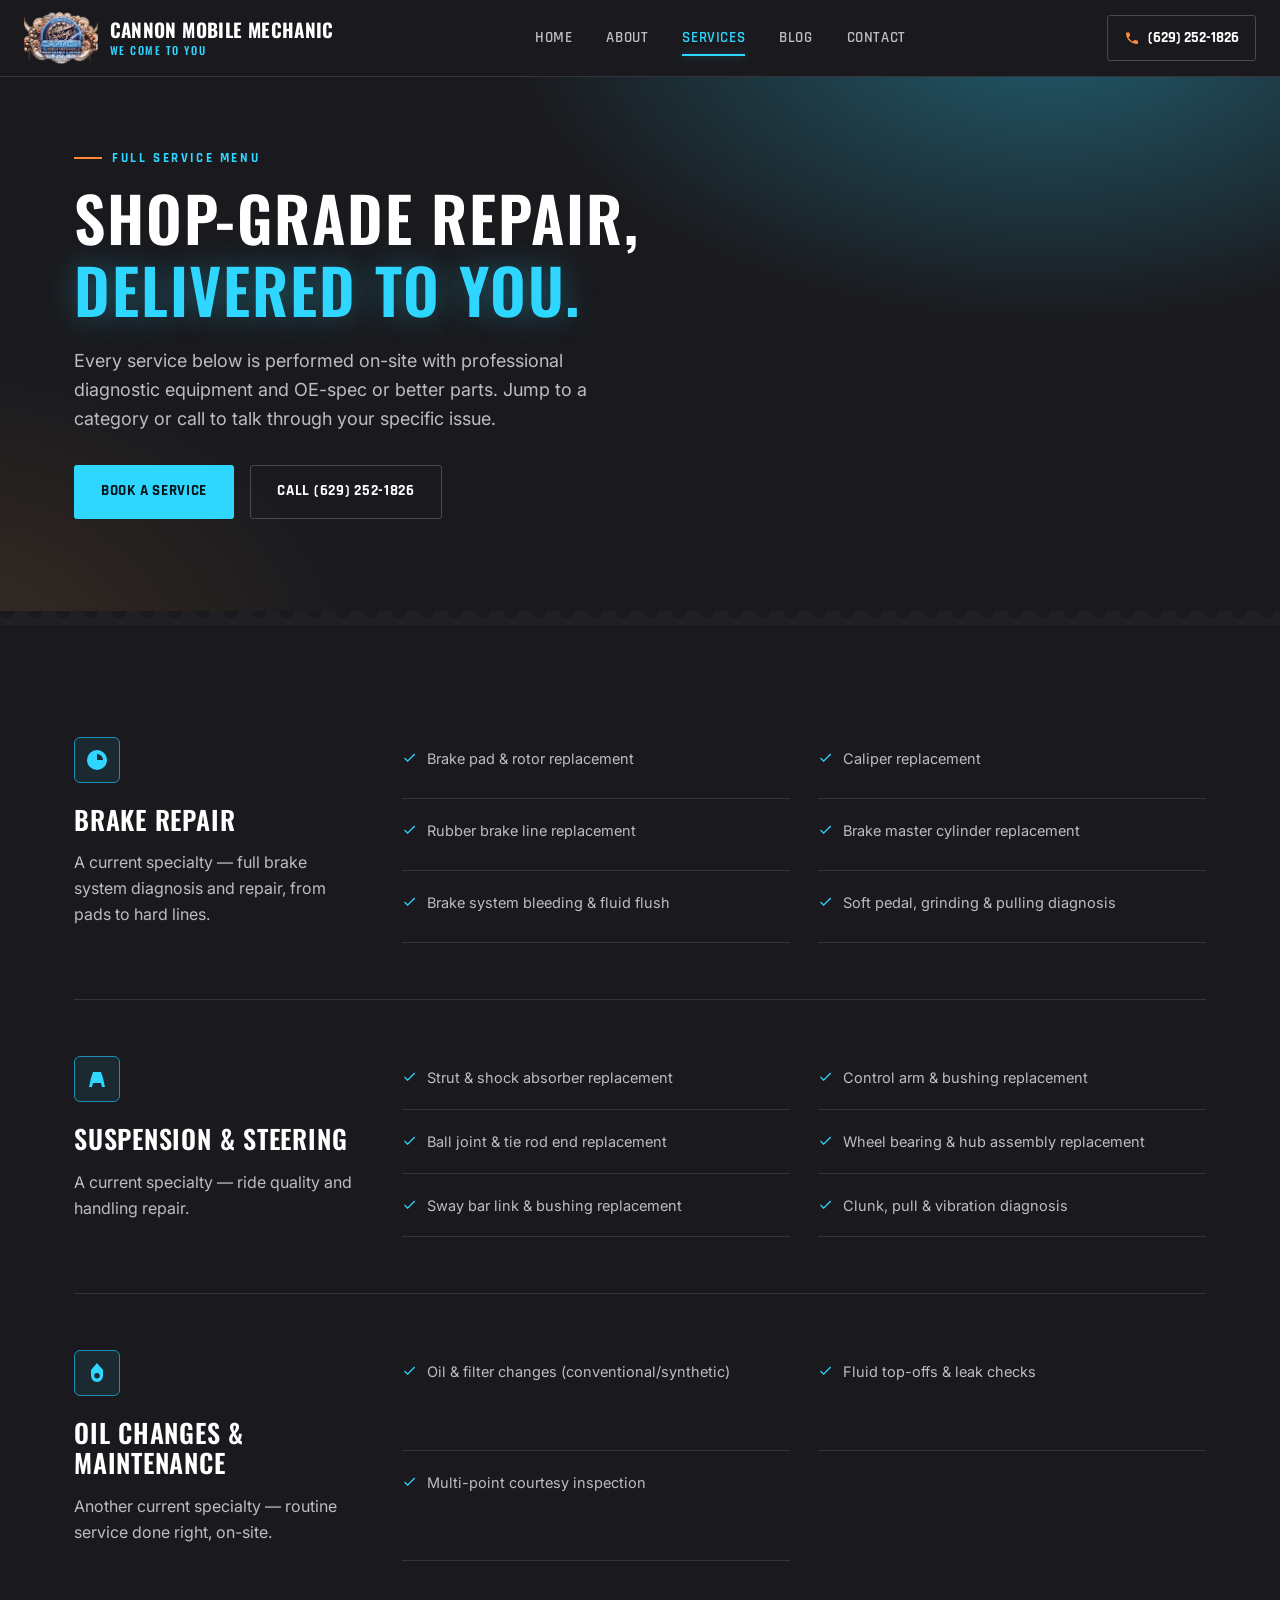
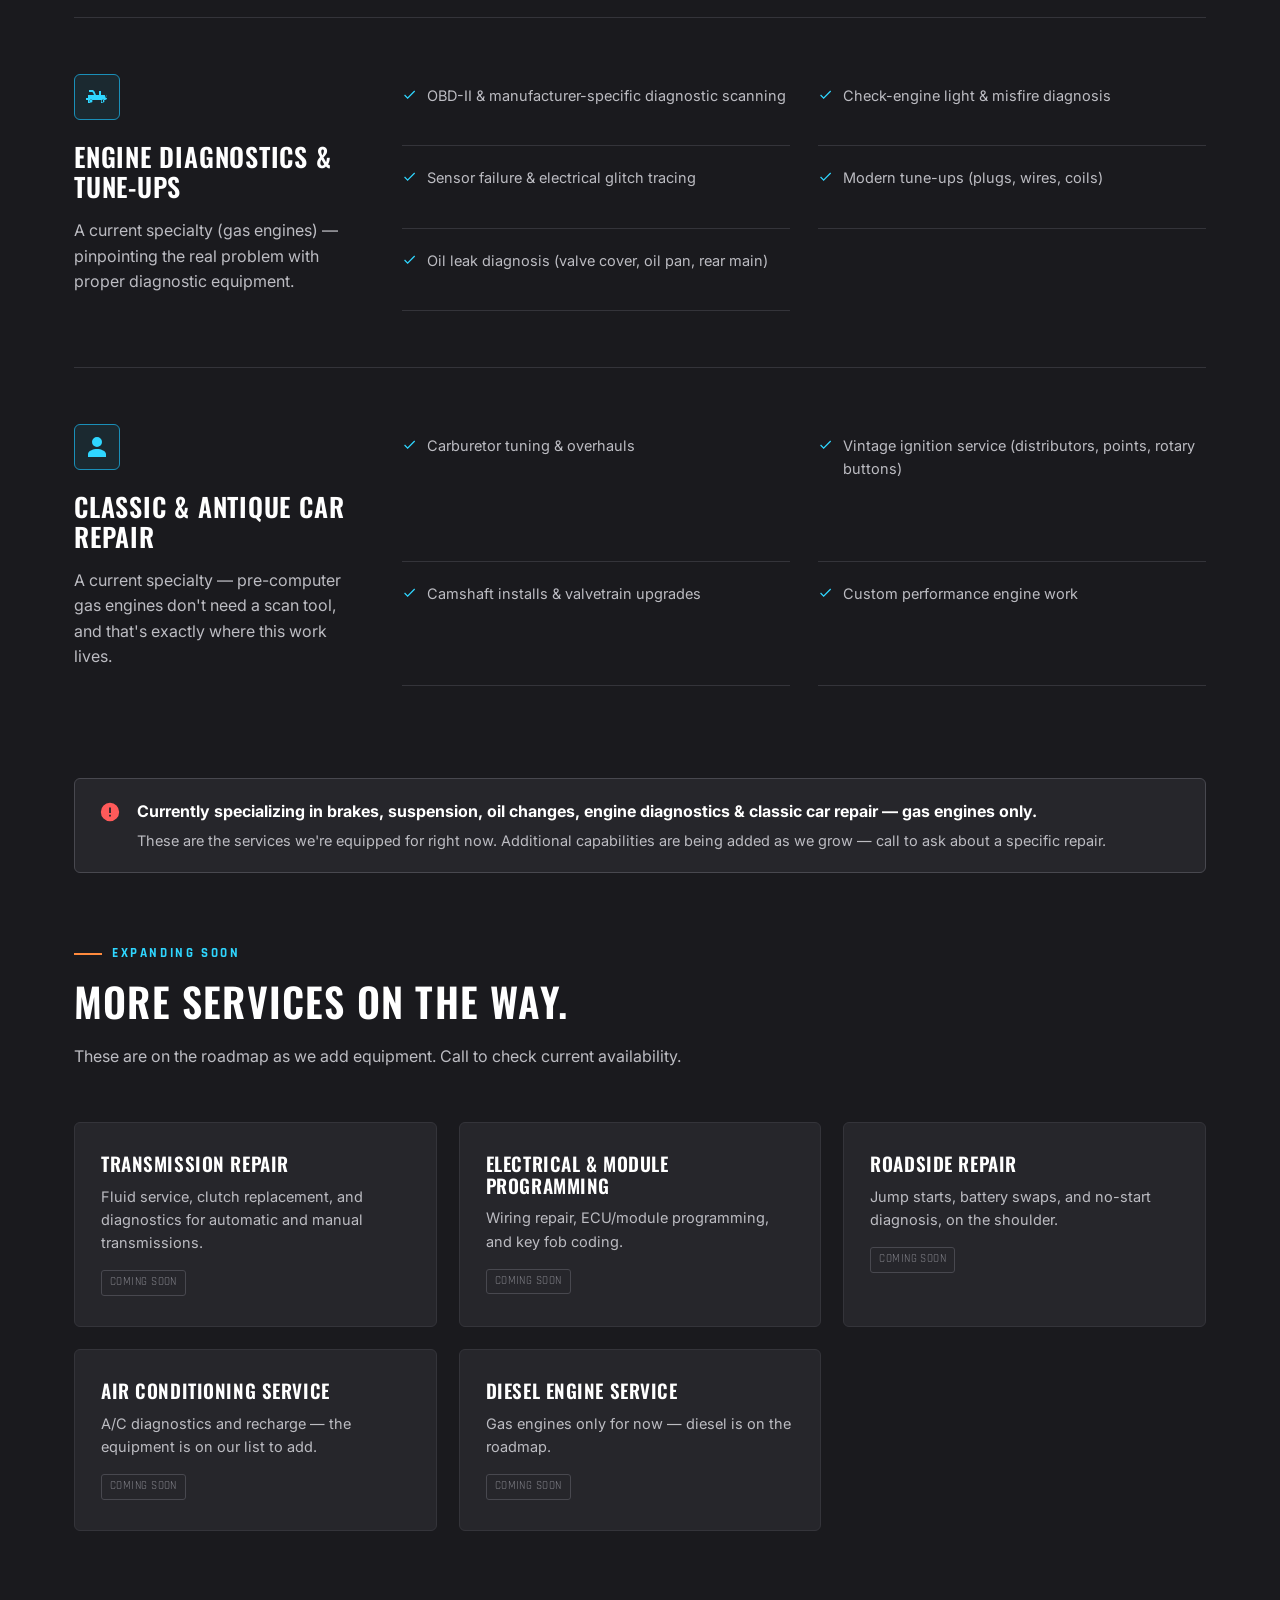
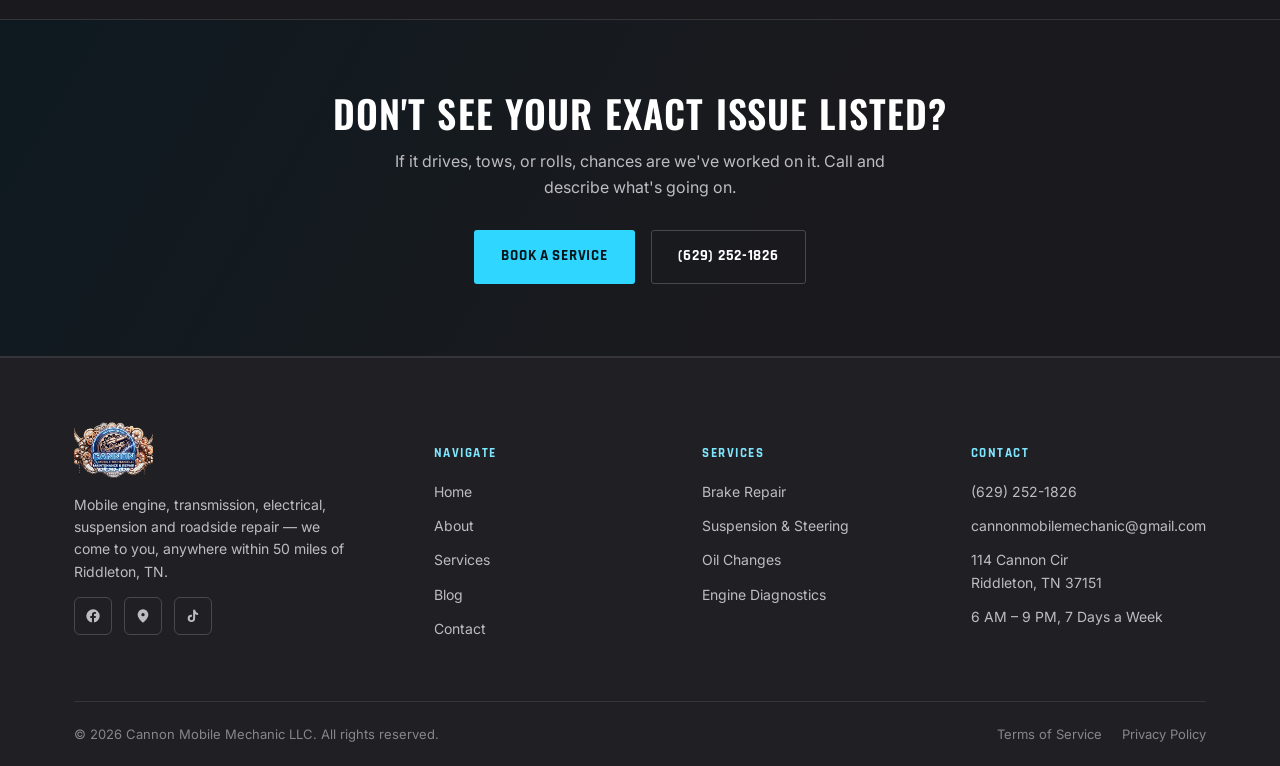
<file: services.html>
<!DOCTYPE html>
<html lang="en">
<head>
<meta charset="UTF-8">
<meta name="viewport" content="width=device-width, initial-scale=1.0">
<title>Brake, Suspension &amp; Engine Diagnostics | Mobile Auto Repair | Cannon Mobile Mechanic</title>
<meta name="description" content="Mobile brake repair, suspension repair, oil changes and engine diagnostics — on-site at your driveway. Transmission, electrical/programming, classic car and roadside repair coming soon. Serving Riddleton, TN and 50 miles out.">
<meta name="keywords" content="brake repair, brake pad replacement, rotor replacement, caliper replacement, brake line replacement, brake master cylinder, suspension repair, steering repair, oil change, engine diagnostics, check engine light, mobile mechanic Riddleton TN, #mobilemechanic, #autorepair, #brakerepair, #suspensionrepair, #oilchange, #enginediagnostics">
<meta name="robots" content="index, follow">
<link rel="canonical" href="https://www.cannonmobilemechanic.com/services.html">
<meta property="og:type" content="business.business">
<meta property="og:title" content="Brake, Suspension &amp; Engine Diagnostics | Cannon Mobile Mechanic LLC">
<meta property="og:description" content="Mobile brake repair, suspension repair, oil changes and engine diagnostics — performed on-site at your driveway or roadside.">
<meta property="og:image" content="https://www.cannonmobilemechanic.com/images/logo.png">
<meta property="og:url" content="https://www.cannonmobilemechanic.com/services.html">
<meta name="twitter:card" content="summary_large_image">
<link rel="icon" href="favicon.ico" sizes="any">
<link rel="icon" type="image/png" sizes="32x32" href="images/favicon-32x32.png">
<link rel="icon" type="image/png" sizes="16x16" href="images/favicon-16x16.png">
<link rel="apple-touch-icon" href="images/apple-touch-icon.png">
<link rel="manifest" href="site.webmanifest">
<meta name="theme-color" content="#1a1a1e">
<link rel="stylesheet" href="css/style.css">
<script type="application/ld+json">
{
  "@context": "https://schema.org",
  "@type": "Service",
  "serviceType": "Mobile Auto Repair",
  "provider": {
    "@type": "AutoRepair",
    "name": "Cannon Mobile Mechanic LLC",
    "url": "https://www.cannonmobilemechanic.com/"
  },
  "areaServed": "Riddleton, TN and surrounding 50-mile radius",
  "hasOfferCatalog": {
    "@type": "OfferCatalog",
    "name": "Mobile Mechanic Services",
    "itemListElement": [
      {"@type": "Offer", "itemOffered": {"@type": "Service", "name": "Engine Repair & Diagnostics"}},
      {"@type": "Offer", "itemOffered": {"@type": "Service", "name": "Transmission Repair & Service"}},
      {"@type": "Offer", "itemOffered": {"@type": "Service", "name": "Electrical Repair & ECU/Module Programming"}},
      {"@type": "Offer", "itemOffered": {"@type": "Service", "name": "Suspension & Steering Repair"}},
      {"@type": "Offer", "itemOffered": {"@type": "Service", "name": "Classic & Antique Car Repair"}},
      {"@type": "Offer", "itemOffered": {"@type": "Service", "name": "Roadside Repair"}}
    ]
  }
}
</script>
<!-- Google Analytics (GA4) — replace G-XXXXXXXXXX with your Measurement ID, then uncomment
<script async src="https://www.googletagmanager.com/gtag/js?id=G-XXXXXXXXXX"></script>
<script>
  window.dataLayer = window.dataLayer || [];
  function gtag(){dataLayer.push(arguments);}
  gtag('js', new Date());
  gtag('config', 'G-XXXXXXXXXX');
</script>
-->
</head>
<body>

<header class="site-header">
  <div class="header-bar">
    <a href="index.html" class="brand">
      <img src="images/logo.png" alt="Cannon Mobile Mechanic LLC logo">
      <span class="brand-text">
        <span class="b1">CANNON MOBILE MECHANIC</span><br>
        <span class="b2">We Come To You</span>
      </span>
    </a>
    <nav class="main-nav" id="main-nav">
      <a href="index.html">Home</a>
      <a href="about.html">About</a>
      <a href="services.html" class="active">Services</a>
      <a href="blog.html">Blog</a>
      <a href="contact.html">Contact</a>
    </nav>
    <div class="header-cta">
      <a href="tel:+16292521826" class="call-chip">
        <svg viewBox="0 0 24 24"><path d="M6.6 10.8c1.4 2.8 3.8 5.1 6.6 6.6l2.2-2.2c.3-.3.7-.4 1-.2 1.1.4 2.3.6 3.6.6.6 0 1 .4 1 1V20c0 .6-.4 1-1 1C10.4 21 3 13.6 3 4.9c0-.6.4-1 1-1H7.5c.6 0 1 .4 1 1 0 1.3.2 2.5.6 3.6.1.4 0 .8-.2 1L6.6 10.8z"/></svg>
        <span class="txt">(629) 252-1826</span>
      </a>
      <button class="nav-toggle" id="nav-toggle" aria-label="Toggle menu" aria-expanded="false">
        <span></span><span></span><span></span>
      </button>
    </div>
  </div>
</header>

<section class="hero" style="padding:64px 0 56px;">
  <div class="container">
    <div class="eyebrow">Full Service Menu</div>
    <h1>Shop-grade repair,<br><span class="hl">delivered to you.</span></h1>
    <p class="hero-sub">Every service below is performed on-site with professional diagnostic equipment and OE-spec or better parts. Jump to a category or call to talk through your specific issue.</p>
    <div class="hero-actions">
      <a href="contact.html#booking" class="btn btn-primary">Book a Service</a>
      <a href="tel:+16292521826" class="btn btn-outline">Call (629) 252-1826</a>
    </div>
  </div>
</section>
<div class="gear-divider"></div>

<section style="padding-top:56px;">
  <div class="container">

    <!-- BRAKES -->
    <div class="svc-detail" id="brakes">
      <div class="svc-detail-grid">
        <div class="svc-detail-head">
          <div class="svc-icon"><svg viewBox="0 0 24 24"><path d="M12 2a10 10 0 100 20 10 10 0 000-20zm0 4a6 6 0 016 6h-6V6z"/></svg></div>
          <h2>Brake Repair</h2>
          <p>A current specialty — full brake system diagnosis and repair, from pads to hard lines.</p>
        </div>
        <ul class="detail-list">
          <li><svg viewBox="0 0 24 24"><path d="M9 16.2 4.8 12l-1.4 1.4L9 19 21 7l-1.4-1.4z"/></svg> Brake pad &amp; rotor replacement</li>
          <li><svg viewBox="0 0 24 24"><path d="M9 16.2 4.8 12l-1.4 1.4L9 19 21 7l-1.4-1.4z"/></svg> Caliper replacement</li>
          <li><svg viewBox="0 0 24 24"><path d="M9 16.2 4.8 12l-1.4 1.4L9 19 21 7l-1.4-1.4z"/></svg> Rubber brake line replacement</li>
          <li><svg viewBox="0 0 24 24"><path d="M9 16.2 4.8 12l-1.4 1.4L9 19 21 7l-1.4-1.4z"/></svg> Brake master cylinder replacement</li>
          <li><svg viewBox="0 0 24 24"><path d="M9 16.2 4.8 12l-1.4 1.4L9 19 21 7l-1.4-1.4z"/></svg> Brake system bleeding &amp; fluid flush</li>
          <li><svg viewBox="0 0 24 24"><path d="M9 16.2 4.8 12l-1.4 1.4L9 19 21 7l-1.4-1.4z"/></svg> Soft pedal, grinding &amp; pulling diagnosis</li>
        </ul>
      </div>
    </div>

    <!-- SUSPENSION -->
    <div class="svc-detail" id="suspension">
      <div class="svc-detail-grid">
        <div class="svc-detail-head">
          <div class="svc-icon"><svg viewBox="0 0 24 24"><path d="M4 20h3l1-4h8l1 4h3l-2-9-2-6H8L6 11l-2 9zm5-9h6l-1.2-4H10.2L9 11z"/></svg></div>
          <h2>Suspension &amp; Steering</h2>
          <p>A current specialty — ride quality and handling repair.</p>
        </div>
        <ul class="detail-list">
          <li><svg viewBox="0 0 24 24"><path d="M9 16.2 4.8 12l-1.4 1.4L9 19 21 7l-1.4-1.4z"/></svg> Strut &amp; shock absorber replacement</li>
          <li><svg viewBox="0 0 24 24"><path d="M9 16.2 4.8 12l-1.4 1.4L9 19 21 7l-1.4-1.4z"/></svg> Control arm &amp; bushing replacement</li>
          <li><svg viewBox="0 0 24 24"><path d="M9 16.2 4.8 12l-1.4 1.4L9 19 21 7l-1.4-1.4z"/></svg> Ball joint &amp; tie rod end replacement</li>
          <li><svg viewBox="0 0 24 24"><path d="M9 16.2 4.8 12l-1.4 1.4L9 19 21 7l-1.4-1.4z"/></svg> Wheel bearing &amp; hub assembly replacement</li>
          <li><svg viewBox="0 0 24 24"><path d="M9 16.2 4.8 12l-1.4 1.4L9 19 21 7l-1.4-1.4z"/></svg> Sway bar link &amp; bushing replacement</li>
          <li><svg viewBox="0 0 24 24"><path d="M9 16.2 4.8 12l-1.4 1.4L9 19 21 7l-1.4-1.4z"/></svg> Clunk, pull &amp; vibration diagnosis</li>
        </ul>
      </div>
    </div>

    <!-- OIL CHANGES -->
    <div class="svc-detail" id="maintenance">
      <div class="svc-detail-grid">
        <div class="svc-detail-head">
          <div class="svc-icon"><svg viewBox="0 0 24 24"><path d="M12 2 6 9v6a6 6 0 0012 0V9l-6-7zm0 15.5A2.5 2.5 0 1112 12a2.5 2.5 0 010 5.5z"/></svg></div>
          <h2>Oil Changes &amp; Maintenance</h2>
          <p>Another current specialty — routine service done right, on-site.</p>
        </div>
        <ul class="detail-list">
          <li><svg viewBox="0 0 24 24"><path d="M9 16.2 4.8 12l-1.4 1.4L9 19 21 7l-1.4-1.4z"/></svg> Oil &amp; filter changes (conventional/synthetic)</li>
          <li><svg viewBox="0 0 24 24"><path d="M9 16.2 4.8 12l-1.4 1.4L9 19 21 7l-1.4-1.4z"/></svg> Fluid top-offs &amp; leak checks</li>
          <li><svg viewBox="0 0 24 24"><path d="M9 16.2 4.8 12l-1.4 1.4L9 19 21 7l-1.4-1.4z"/></svg> Multi-point courtesy inspection</li>
        </ul>
      </div>
    </div>

    <!-- ENGINE -->
    <div class="svc-detail" id="engine">
      <div class="svc-detail-grid">
        <div class="svc-detail-head">
          <div class="svc-icon"><svg viewBox="0 0 24 24"><path d="M22 13h-1.2l-1-3H16V6h-2v4h-3l-1.5-3.5C9.2 5.6 8.2 5 7 5H4v2h3c.4 0 .7.2.9.6L9 10H3v3H1v2h2v3h2v-3h11v3h2v-3h2c1.1 0 2-.9 2-2v-2c0-.6-.2-1-.5-1.3zM6 17.5A1.5 1.5 0 1 1 6 14.5a1.5 1.5 0 0 1 0 3zm12 0a1.5 1.5 0 1 1 0-3 1.5 1.5 0 0 1 0 3z"/></svg></div>
          <h2>Engine Diagnostics &amp; Tune-Ups</h2>
          <p>A current specialty (gas engines) — pinpointing the real problem with proper diagnostic equipment.</p>
        </div>
        <ul class="detail-list">
          <li><svg viewBox="0 0 24 24"><path d="M9 16.2 4.8 12l-1.4 1.4L9 19 21 7l-1.4-1.4z"/></svg> OBD-II &amp; manufacturer-specific diagnostic scanning</li>
          <li><svg viewBox="0 0 24 24"><path d="M9 16.2 4.8 12l-1.4 1.4L9 19 21 7l-1.4-1.4z"/></svg> Check-engine light &amp; misfire diagnosis</li>
          <li><svg viewBox="0 0 24 24"><path d="M9 16.2 4.8 12l-1.4 1.4L9 19 21 7l-1.4-1.4z"/></svg> Sensor failure &amp; electrical glitch tracing</li>
          <li><svg viewBox="0 0 24 24"><path d="M9 16.2 4.8 12l-1.4 1.4L9 19 21 7l-1.4-1.4z"/></svg> Modern tune-ups (plugs, wires, coils)</li>
          <li><svg viewBox="0 0 24 24"><path d="M9 16.2 4.8 12l-1.4 1.4L9 19 21 7l-1.4-1.4z"/></svg> Oil leak diagnosis (valve cover, oil pan, rear main)</li>
        </ul>
      </div>
    </div>

    <!-- CLASSIC CARS -->
    <div class="svc-detail" id="classic">
      <div class="svc-detail-grid">
        <div class="svc-detail-head">
          <div class="svc-icon"><svg viewBox="0 0 24 24"><path d="M12 2a5 5 0 100 10 5 5 0 000-10zm0 12c-4 0-9 2-9 5v3h18v-3c0-3-5-5-9-5z"/></svg></div>
          <h2>Classic &amp; Antique Car Repair</h2>
          <p>A current specialty — pre-computer gas engines don't need a scan tool, and that's exactly where this work lives.</p>
        </div>
        <ul class="detail-list">
          <li><svg viewBox="0 0 24 24"><path d="M9 16.2 4.8 12l-1.4 1.4L9 19 21 7l-1.4-1.4z"/></svg> Carburetor tuning &amp; overhauls</li>
          <li><svg viewBox="0 0 24 24"><path d="M9 16.2 4.8 12l-1.4 1.4L9 19 21 7l-1.4-1.4z"/></svg> Vintage ignition service (distributors, points, rotary buttons)</li>
          <li><svg viewBox="0 0 24 24"><path d="M9 16.2 4.8 12l-1.4 1.4L9 19 21 7l-1.4-1.4z"/></svg> Camshaft installs &amp; valvetrain upgrades</li>
          <li><svg viewBox="0 0 24 24"><path d="M9 16.2 4.8 12l-1.4 1.4L9 19 21 7l-1.4-1.4z"/></svg> Custom performance engine work</li>
        </ul>
      </div>
    </div>

    <div class="notice" style="border-color:var(--line-bright); background:var(--bg-raised);">
      <svg viewBox="0 0 24 24"><path d="M12 2a10 10 0 100 20 10 10 0 000-20zm1 15h-2v-2h2v2zm0-4h-2V7h2v6z"/></svg>
      <div>
        <strong>Currently specializing in brakes, suspension, oil changes, engine diagnostics &amp; classic car repair — gas engines only.</strong>
        <p>These are the services we're equipped for right now. Additional capabilities are being added as we grow — call to ask about a specific repair.</p>
      </div>
    </div>

    <!-- EXPANDING SOON -->
    <div class="section-head" style="margin-top:64px;">
      <div class="eyebrow">Expanding Soon</div>
      <h2>More services on the way.</h2>
      <p>These are on the roadmap as we add equipment. Call to check current availability.</p>
    </div>
    <div class="svc-grid">
      <div class="svc-card">
        <h3>Transmission Repair</h3>
        <p>Fluid service, clutch replacement, and diagnostics for automatic and manual transmissions.</p>
        <div class="tags"><span>Coming Soon</span></div>
      </div>
      <div class="svc-card">
        <h3>Electrical &amp; Module Programming</h3>
        <p>Wiring repair, ECU/module programming, and key fob coding.</p>
        <div class="tags"><span>Coming Soon</span></div>
      </div>
      <div class="svc-card">
        <h3>Roadside Repair</h3>
        <p>Jump starts, battery swaps, and no-start diagnosis, on the shoulder.</p>
        <div class="tags"><span>Coming Soon</span></div>
      </div>
      <div class="svc-card">
        <h3>Air Conditioning Service</h3>
        <p>A/C diagnostics and recharge — the equipment is on our list to add.</p>
        <div class="tags"><span>Coming Soon</span></div>
      </div>
      <div class="svc-card">
        <h3>Diesel Engine Service</h3>
        <p>Gas engines only for now — diesel is on the roadmap.</p>
        <div class="tags"><span>Coming Soon</span></div>
      </div>
    </div>
  </div>
</section>

<section class="cta-band">
  <div class="container">
    <h2>Don't see your exact issue listed?</h2>
    <p>If it drives, tows, or rolls, chances are we've worked on it. Call and describe what's going on.</p>
    <div class="cta-actions">
      <a href="contact.html#booking" class="btn btn-primary">Book a Service</a>
      <a href="tel:+16292521826" class="btn btn-outline">(629) 252-1826</a>
    </div>
  </div>
</section>

<footer class="site-footer">
  <div class="container">
    <div class="footer-grid">
      <div class="footer-brand">
        <img src="images/logo.png" alt="Cannon Mobile Mechanic LLC logo">
        <p>Mobile engine, transmission, electrical, suspension and roadside repair — we come to you, anywhere within 50 miles of Riddleton, TN.</p>
        <div class="footer-social">
          <a class="social-btn" href="https://www.facebook.com/CannonMobileMechanic/" target="_blank" rel="noopener" aria-label="Facebook">
            <svg viewBox="0 0 24 24"><path d="M22 12a10 10 0 10-11.6 9.9v-7H7.9V12h2.5V9.8c0-2.5 1.5-3.9 3.8-3.9 1.1 0 2.2.2 2.2.2v2.5h-1.3c-1.2 0-1.6.8-1.6 1.6V12h2.8l-.4 2.9h-2.4v7A10 10 0 0022 12z"/></svg>
          </a>
          <a class="social-btn" href="https://maps.app.goo.gl/wmcz2nzw5FU5Rs9V6" target="_blank" rel="noopener" aria-label="Google Business Profile">
            <svg viewBox="0 0 24 24"><path d="M12 2C7.6 2 4 5.6 4 10c0 5.5 8 12 8 12s8-6.5 8-12c0-4.4-3.6-8-8-8zm0 10.5A2.5 2.5 0 1112 7.5a2.5 2.5 0 010 5z"/></svg>
          </a>
          <a class="social-btn" href="https://www.tiktok.com/@cannonmobilemechanic?_r=1&_t=ZT-97jRglAQfIT" target="_blank" rel="noopener" aria-label="TikTok">
            <svg viewBox="0 0 24 24"><path d="M16.6 5.8c-.9-.8-1.4-2-1.4-3.3h-3v13.3c0 1.4-1.1 2.6-2.6 2.6a2.6 2.6 0 01-2.6-2.6 2.6 2.6 0 012.6-2.6c.3 0 .5 0 .8.1v-3c-.3 0-.5-.1-.8-.1a5.6 5.6 0 00-5.6 5.6A5.6 5.6 0 009.6 21a5.6 5.6 0 005.6-5.6V9.1a7.6 7.6 0 004.4 1.4v-3c-1.1 0-2.2-.4-3-1.1v-.6z"/></svg>
          </a>
        </div>
      </div>
      <div class="footer-col">
        <h5>Navigate</h5>
        <a href="index.html">Home</a>
        <a href="about.html">About</a>
        <a href="services.html">Services</a>
        <a href="blog.html">Blog</a>
        <a href="contact.html">Contact</a>
      </div>
      <div class="footer-col">
        <h5>Services</h5>
        <a href="services.html#brakes">Brake Repair</a>
        <a href="services.html#suspension">Suspension &amp; Steering</a>
        <a href="services.html#maintenance">Oil Changes</a>
        <a href="services.html#engine">Engine Diagnostics</a>
      </div>
      <div class="footer-col">
        <h5>Contact</h5>
        <a href="tel:+16292521826">(629) 252-1826</a>
        <a href="mailto:cannonmobilemechanic@gmail.com">cannonmobilemechanic@gmail.com</a>
        <p>114 Cannon Cir<br>Riddleton, TN 37151</p>
        <p>6 AM – 9 PM, 7 Days a Week</p>
      </div>
    </div>
    <div class="footer-bottom">
      <span>&copy; <span id="year"></span> Cannon Mobile Mechanic LLC. All rights reserved.</span>
      <div class="footer-legal-links">
        <a href="terms.html">Terms of Service</a>
        <a href="privacy.html">Privacy Policy</a>
      </div>
    </div>
  </div>
</footer>

<script src="js/main.js"></script>
</body>
</html>
</file>
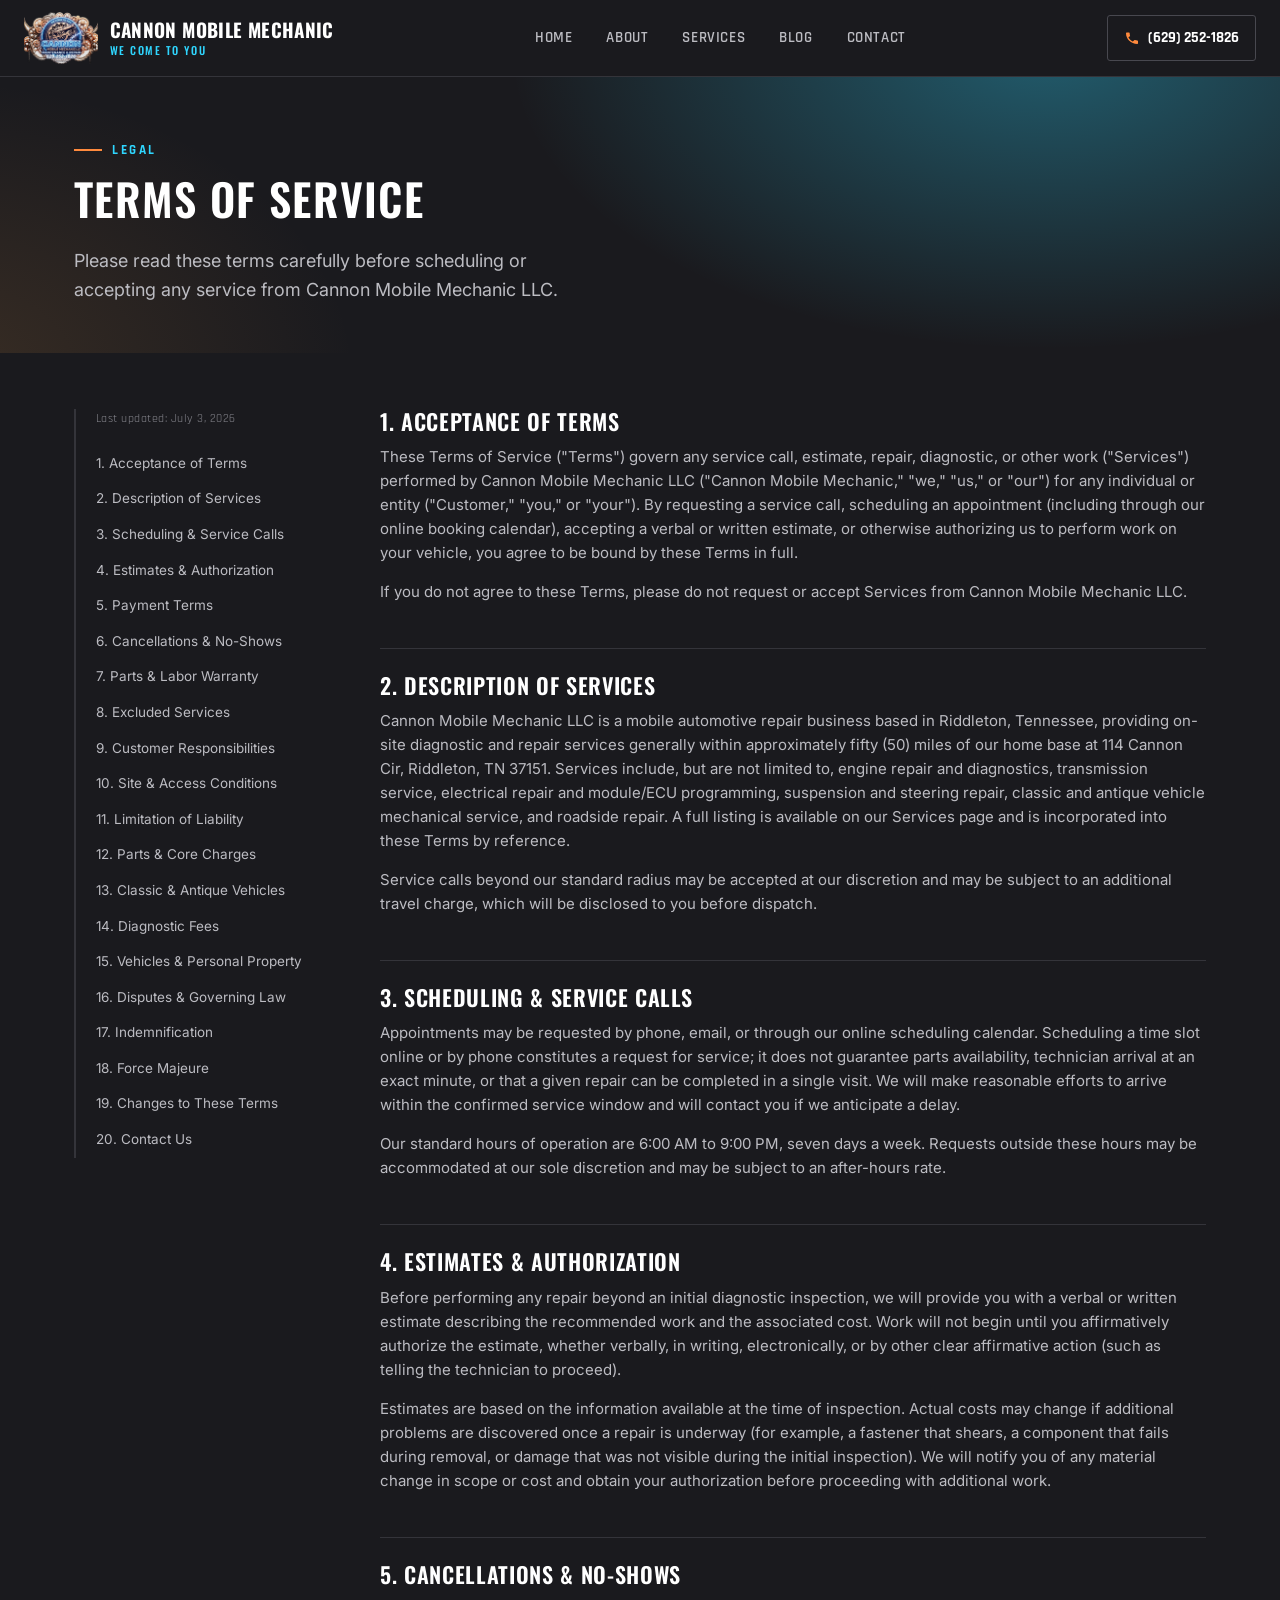
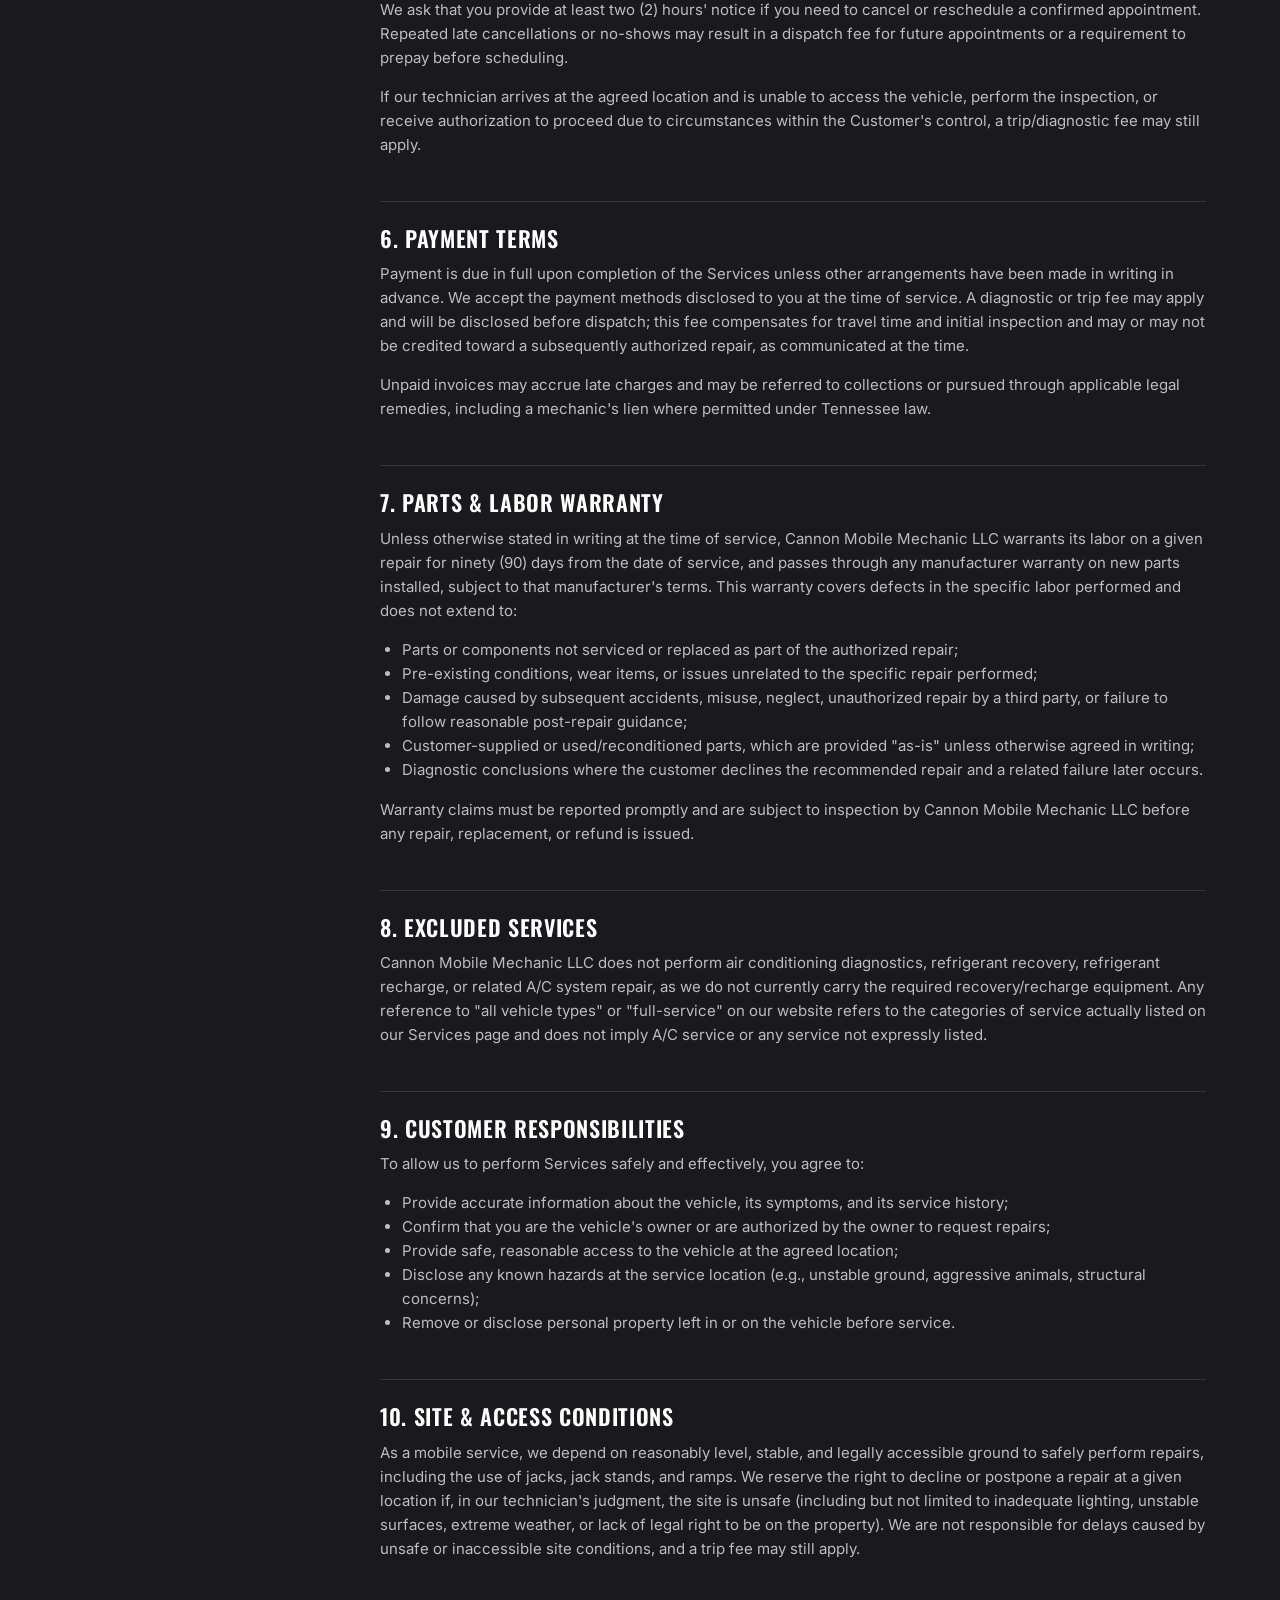
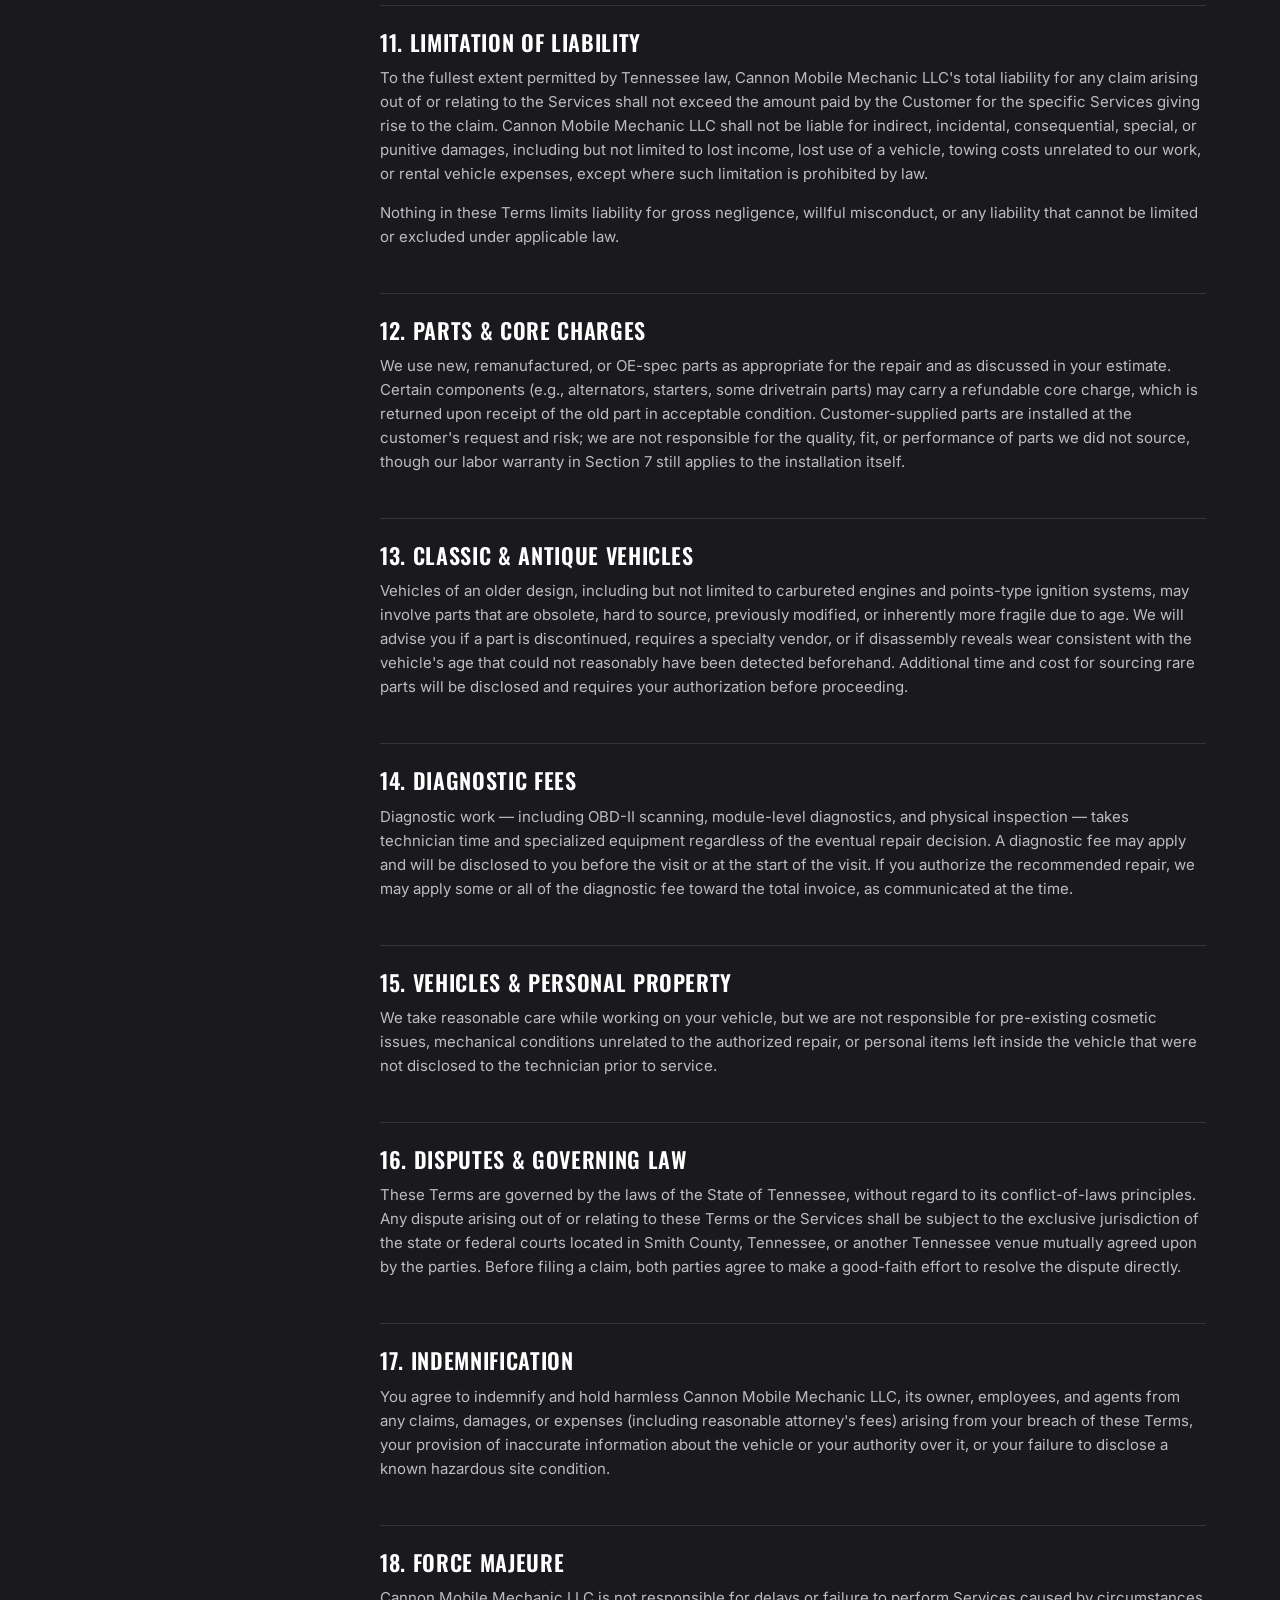
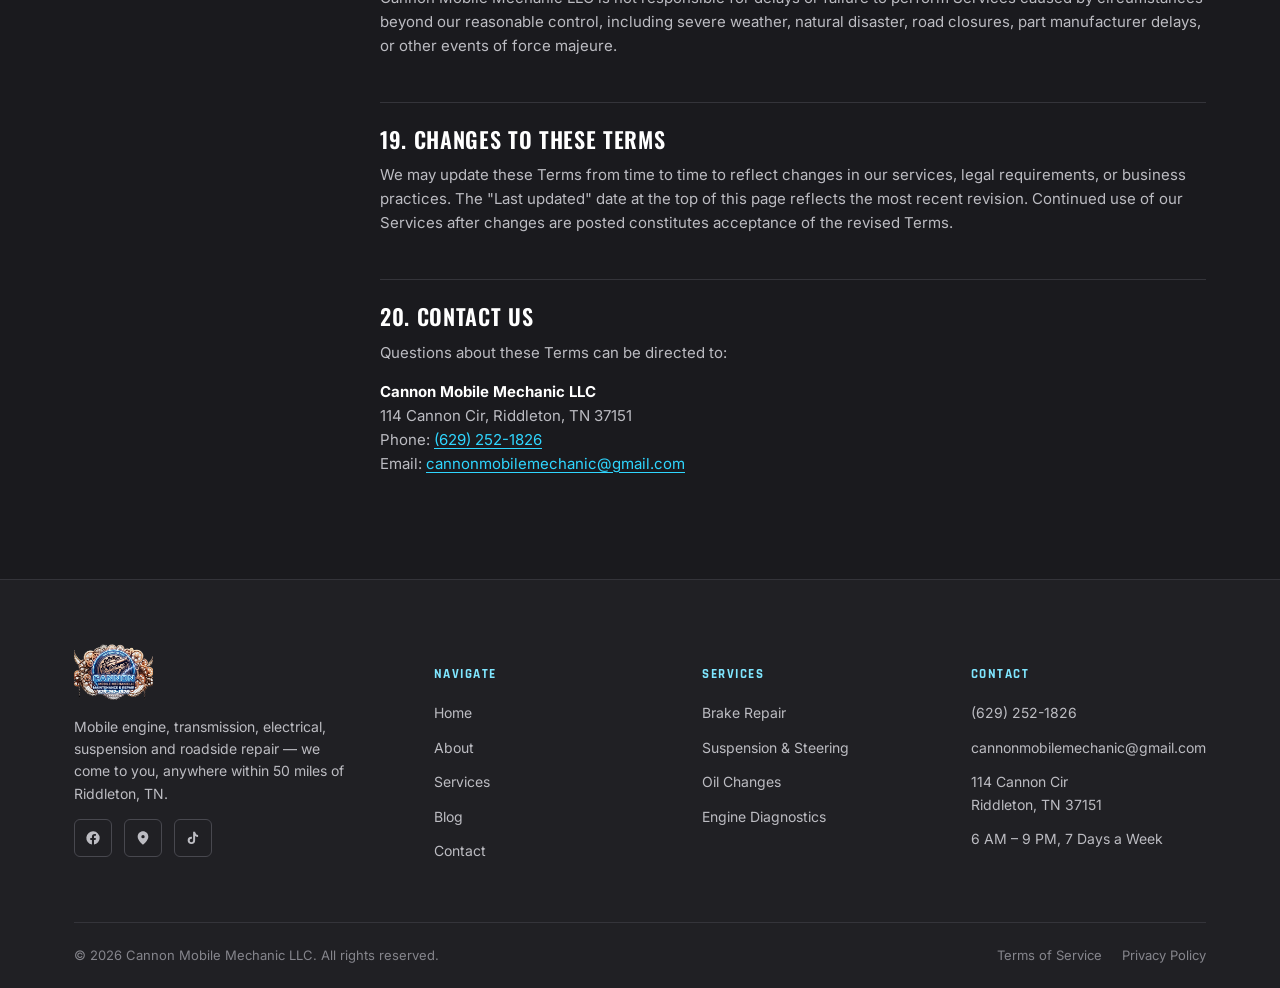
<file: terms.html>
<!DOCTYPE html>
<html lang="en">
<head>
<meta charset="UTF-8">
<meta name="viewport" content="width=device-width, initial-scale=1.0">
<title>Terms of Service | Cannon Mobile Mechanic LLC</title>
<meta name="description" content="Terms of Service for Cannon Mobile Mechanic LLC, Riddleton, TN.">
<link rel="icon" href="favicon.ico" sizes="any">
<link rel="icon" type="image/png" sizes="32x32" href="images/favicon-32x32.png">
<link rel="icon" type="image/png" sizes="16x16" href="images/favicon-16x16.png">
<link rel="apple-touch-icon" href="images/apple-touch-icon.png">
<link rel="manifest" href="site.webmanifest">
<meta name="theme-color" content="#0a0a0c">
<link rel="stylesheet" href="css/style.css">
<!-- Google Analytics (GA4) — replace G-XXXXXXXXXX with your Measurement ID, then uncomment
<script async src="https://www.googletagmanager.com/gtag/js?id=G-XXXXXXXXXX"></script>
<script>
  window.dataLayer = window.dataLayer || [];
  function gtag(){dataLayer.push(arguments);}
  gtag('js', new Date());
  gtag('config', 'G-XXXXXXXXXX');
</script>
-->
</head>
<body>

<header class="site-header">
  <div class="header-bar">
    <a href="index.html" class="brand">
      <img src="images/logo.png" alt="Cannon Mobile Mechanic LLC logo">
      <span class="brand-text">
        <span class="b1">CANNON MOBILE MECHANIC</span><br>
        <span class="b2">We Come To You</span>
      </span>
    </a>
    <nav class="main-nav" id="main-nav">
      <a href="index.html">Home</a>
      <a href="about.html">About</a>
      <a href="services.html">Services</a>
      <a href="blog.html">Blog</a>
      <a href="contact.html">Contact</a>
    </nav>
    <div class="header-cta">
      <a href="tel:+16292521826" class="call-chip">
        <svg viewBox="0 0 24 24"><path d="M6.6 10.8c1.4 2.8 3.8 5.1 6.6 6.6l2.2-2.2c.3-.3.7-.4 1-.2 1.1.4 2.3.6 3.6.6.6 0 1 .4 1 1V20c0 .6-.4 1-1 1C10.4 21 3 13.6 3 4.9c0-.6.4-1 1-1H7.5c.6 0 1 .4 1 1 0 1.3.2 2.5.6 3.6.1.4 0 .8-.2 1L6.6 10.8z"/></svg>
        <span class="txt">(629) 252-1826</span>
      </a>
      <button class="nav-toggle" id="nav-toggle" aria-label="Toggle menu" aria-expanded="false">
        <span></span><span></span><span></span>
      </button>
    </div>
  </div>
</header>

<section class="hero" style="padding:56px 0 48px;">
  <div class="container">
    <div class="eyebrow">Legal</div>
    <h1 style="font-size:clamp(30px,4vw,44px);">Terms of Service</h1>
    <p class="hero-sub" style="margin-bottom:0;">Please read these terms carefully before scheduling or accepting any service from Cannon Mobile Mechanic LLC.</p>
  </div>
</section>

<section style="padding-top:56px;">
  <div class="container legal-wrap">

    <aside class="legal-toc">
      <div class="updated">Last updated: July 3, 2026</div>
      <a href="#acceptance">1. Acceptance of Terms</a>
      <a href="#services">2. Description of Services</a>
      <a href="#scheduling">3. Scheduling &amp; Service Calls</a>
      <a href="#estimates">4. Estimates &amp; Authorization</a>
      <a href="#payment">5. Payment Terms</a>
      <a href="#cancellation">6. Cancellations &amp; No-Shows</a>
      <a href="#warranty">7. Parts &amp; Labor Warranty</a>
      <a href="#exclusions">8. Excluded Services</a>
      <a href="#customer-duties">9. Customer Responsibilities</a>
      <a href="#site-conditions">10. Site &amp; Access Conditions</a>
      <a href="#liability">11. Limitation of Liability</a>
      <a href="#parts">12. Parts &amp; Core Charges</a>
      <a href="#classic">13. Classic &amp; Antique Vehicles</a>
      <a href="#diagnostics">14. Diagnostic Fees</a>
      <a href="#property">15. Vehicles &amp; Personal Property</a>
      <a href="#disputes">16. Disputes &amp; Governing Law</a>
      <a href="#indemnification">17. Indemnification</a>
      <a href="#force-majeure">18. Force Majeure</a>
      <a href="#changes">19. Changes to These Terms</a>
      <a href="#contact">20. Contact Us</a>
    </aside>

    <div class="legal-body">

      <h2 id="acceptance">1. Acceptance of Terms</h2>
      <p>These Terms of Service ("Terms") govern any service call, estimate, repair, diagnostic, or other work ("Services") performed by Cannon Mobile Mechanic LLC ("Cannon Mobile Mechanic," "we," "us," or "our") for any individual or entity ("Customer," "you," or "your"). By requesting a service call, scheduling an appointment (including through our online booking calendar), accepting a verbal or written estimate, or otherwise authorizing us to perform work on your vehicle, you agree to be bound by these Terms in full.</p>
      <p>If you do not agree to these Terms, please do not request or accept Services from Cannon Mobile Mechanic LLC.</p>

      <h2 id="services">2. Description of Services</h2>
      <p>Cannon Mobile Mechanic LLC is a mobile automotive repair business based in Riddleton, Tennessee, providing on-site diagnostic and repair services generally within approximately fifty (50) miles of our home base at 114 Cannon Cir, Riddleton, TN 37151. Services include, but are not limited to, engine repair and diagnostics, transmission service, electrical repair and module/ECU programming, suspension and steering repair, classic and antique vehicle mechanical service, and roadside repair. A full listing is available on our Services page and is incorporated into these Terms by reference.</p>
      <p>Service calls beyond our standard radius may be accepted at our discretion and may be subject to an additional travel charge, which will be disclosed to you before dispatch.</p>

      <h2 id="scheduling">3. Scheduling &amp; Service Calls</h2>
      <p>Appointments may be requested by phone, email, or through our online scheduling calendar. Scheduling a time slot online or by phone constitutes a request for service; it does not guarantee parts availability, technician arrival at an exact minute, or that a given repair can be completed in a single visit. We will make reasonable efforts to arrive within the confirmed service window and will contact you if we anticipate a delay.</p>
      <p>Our standard hours of operation are 6:00 AM to 9:00 PM, seven days a week. Requests outside these hours may be accommodated at our sole discretion and may be subject to an after-hours rate.</p>

      <h2 id="estimates">4. Estimates &amp; Authorization</h2>
      <p>Before performing any repair beyond an initial diagnostic inspection, we will provide you with a verbal or written estimate describing the recommended work and the associated cost. Work will not begin until you affirmatively authorize the estimate, whether verbally, in writing, electronically, or by other clear affirmative action (such as telling the technician to proceed).</p>
      <p>Estimates are based on the information available at the time of inspection. Actual costs may change if additional problems are discovered once a repair is underway (for example, a fastener that shears, a component that fails during removal, or damage that was not visible during the initial inspection). We will notify you of any material change in scope or cost and obtain your authorization before proceeding with additional work.</p>

      <h2 id="cancellation">5. Cancellations &amp; No-Shows</h2>
      <p>We ask that you provide at least two (2) hours' notice if you need to cancel or reschedule a confirmed appointment. Repeated late cancellations or no-shows may result in a dispatch fee for future appointments or a requirement to prepay before scheduling.</p>
      <p>If our technician arrives at the agreed location and is unable to access the vehicle, perform the inspection, or receive authorization to proceed due to circumstances within the Customer's control, a trip/diagnostic fee may still apply.</p>

      <h2 id="payment">6. Payment Terms</h2>
      <p>Payment is due in full upon completion of the Services unless other arrangements have been made in writing in advance. We accept the payment methods disclosed to you at the time of service. A diagnostic or trip fee may apply and will be disclosed before dispatch; this fee compensates for travel time and initial inspection and may or may not be credited toward a subsequently authorized repair, as communicated at the time.</p>
      <p>Unpaid invoices may accrue late charges and may be referred to collections or pursued through applicable legal remedies, including a mechanic's lien where permitted under Tennessee law.</p>

      <h2 id="warranty">7. Parts &amp; Labor Warranty</h2>
      <p>Unless otherwise stated in writing at the time of service, Cannon Mobile Mechanic LLC warrants its labor on a given repair for ninety (90) days from the date of service, and passes through any manufacturer warranty on new parts installed, subject to that manufacturer's terms. This warranty covers defects in the specific labor performed and does not extend to:</p>
      <ul>
        <li>Parts or components not serviced or replaced as part of the authorized repair;</li>
        <li>Pre-existing conditions, wear items, or issues unrelated to the specific repair performed;</li>
        <li>Damage caused by subsequent accidents, misuse, neglect, unauthorized repair by a third party, or failure to follow reasonable post-repair guidance;</li>
        <li>Customer-supplied or used/reconditioned parts, which are provided "as-is" unless otherwise agreed in writing;</li>
        <li>Diagnostic conclusions where the customer declines the recommended repair and a related failure later occurs.</li>
      </ul>
      <p>Warranty claims must be reported promptly and are subject to inspection by Cannon Mobile Mechanic LLC before any repair, replacement, or refund is issued.</p>

      <h2 id="exclusions">8. Excluded Services</h2>
      <p>Cannon Mobile Mechanic LLC does not perform air conditioning diagnostics, refrigerant recovery, refrigerant recharge, or related A/C system repair, as we do not currently carry the required recovery/recharge equipment. Any reference to "all vehicle types" or "full-service" on our website refers to the categories of service actually listed on our Services page and does not imply A/C service or any service not expressly listed.</p>

      <h2 id="customer-duties">9. Customer Responsibilities</h2>
      <p>To allow us to perform Services safely and effectively, you agree to:</p>
      <ul>
        <li>Provide accurate information about the vehicle, its symptoms, and its service history;</li>
        <li>Confirm that you are the vehicle's owner or are authorized by the owner to request repairs;</li>
        <li>Provide safe, reasonable access to the vehicle at the agreed location;</li>
        <li>Disclose any known hazards at the service location (e.g., unstable ground, aggressive animals, structural concerns);</li>
        <li>Remove or disclose personal property left in or on the vehicle before service.</li>
      </ul>

      <h2 id="site-conditions">10. Site &amp; Access Conditions</h2>
      <p>As a mobile service, we depend on reasonably level, stable, and legally accessible ground to safely perform repairs, including the use of jacks, jack stands, and ramps. We reserve the right to decline or postpone a repair at a given location if, in our technician's judgment, the site is unsafe (including but not limited to inadequate lighting, unstable surfaces, extreme weather, or lack of legal right to be on the property). We are not responsible for delays caused by unsafe or inaccessible site conditions, and a trip fee may still apply.</p>

      <h2 id="liability">11. Limitation of Liability</h2>
      <p>To the fullest extent permitted by Tennessee law, Cannon Mobile Mechanic LLC's total liability for any claim arising out of or relating to the Services shall not exceed the amount paid by the Customer for the specific Services giving rise to the claim. Cannon Mobile Mechanic LLC shall not be liable for indirect, incidental, consequential, special, or punitive damages, including but not limited to lost income, lost use of a vehicle, towing costs unrelated to our work, or rental vehicle expenses, except where such limitation is prohibited by law.</p>
      <p>Nothing in these Terms limits liability for gross negligence, willful misconduct, or any liability that cannot be limited or excluded under applicable law.</p>

      <h2 id="parts">12. Parts &amp; Core Charges</h2>
      <p>We use new, remanufactured, or OE-spec parts as appropriate for the repair and as discussed in your estimate. Certain components (e.g., alternators, starters, some drivetrain parts) may carry a refundable core charge, which is returned upon receipt of the old part in acceptable condition. Customer-supplied parts are installed at the customer's request and risk; we are not responsible for the quality, fit, or performance of parts we did not source, though our labor warranty in Section 7 still applies to the installation itself.</p>

      <h2 id="classic">13. Classic &amp; Antique Vehicles</h2>
      <p>Vehicles of an older design, including but not limited to carbureted engines and points-type ignition systems, may involve parts that are obsolete, hard to source, previously modified, or inherently more fragile due to age. We will advise you if a part is discontinued, requires a specialty vendor, or if disassembly reveals wear consistent with the vehicle's age that could not reasonably have been detected beforehand. Additional time and cost for sourcing rare parts will be disclosed and requires your authorization before proceeding.</p>

      <h2 id="diagnostics">14. Diagnostic Fees</h2>
      <p>Diagnostic work — including OBD-II scanning, module-level diagnostics, and physical inspection — takes technician time and specialized equipment regardless of the eventual repair decision. A diagnostic fee may apply and will be disclosed to you before the visit or at the start of the visit. If you authorize the recommended repair, we may apply some or all of the diagnostic fee toward the total invoice, as communicated at the time.</p>

      <h2 id="property">15. Vehicles &amp; Personal Property</h2>
      <p>We take reasonable care while working on your vehicle, but we are not responsible for pre-existing cosmetic issues, mechanical conditions unrelated to the authorized repair, or personal items left inside the vehicle that were not disclosed to the technician prior to service.</p>

      <h2 id="disputes">16. Disputes &amp; Governing Law</h2>
      <p>These Terms are governed by the laws of the State of Tennessee, without regard to its conflict-of-laws principles. Any dispute arising out of or relating to these Terms or the Services shall be subject to the exclusive jurisdiction of the state or federal courts located in Smith County, Tennessee, or another Tennessee venue mutually agreed upon by the parties. Before filing a claim, both parties agree to make a good-faith effort to resolve the dispute directly.</p>

      <h2 id="indemnification">17. Indemnification</h2>
      <p>You agree to indemnify and hold harmless Cannon Mobile Mechanic LLC, its owner, employees, and agents from any claims, damages, or expenses (including reasonable attorney's fees) arising from your breach of these Terms, your provision of inaccurate information about the vehicle or your authority over it, or your failure to disclose a known hazardous site condition.</p>

      <h2 id="force-majeure">18. Force Majeure</h2>
      <p>Cannon Mobile Mechanic LLC is not responsible for delays or failure to perform Services caused by circumstances beyond our reasonable control, including severe weather, natural disaster, road closures, part manufacturer delays, or other events of force majeure.</p>

      <h2 id="changes">19. Changes to These Terms</h2>
      <p>We may update these Terms from time to time to reflect changes in our services, legal requirements, or business practices. The "Last updated" date at the top of this page reflects the most recent revision. Continued use of our Services after changes are posted constitutes acceptance of the revised Terms.</p>

      <h2 id="contact">20. Contact Us</h2>
      <p>Questions about these Terms can be directed to:</p>
      <p>
        <strong>Cannon Mobile Mechanic LLC</strong><br>
        114 Cannon Cir, Riddleton, TN 37151<br>
        Phone: <a href="tel:+16292521826">(629) 252-1826</a><br>
        Email: <a href="mailto:cannonmobilemechanic@gmail.com">cannonmobilemechanic@gmail.com</a>
      </p>

    </div>
  </div>
</section>

<footer class="site-footer">
  <div class="container">
    <div class="footer-grid">
      <div class="footer-brand">
        <img src="images/logo.png" alt="Cannon Mobile Mechanic LLC logo">
        <p>Mobile engine, transmission, electrical, suspension and roadside repair — we come to you, anywhere within 50 miles of Riddleton, TN.</p>
        <div class="footer-social">
          <a class="social-btn" href="https://www.facebook.com/CannonMobileMechanic/" target="_blank" rel="noopener" aria-label="Facebook">
            <svg viewBox="0 0 24 24"><path d="M22 12a10 10 0 10-11.6 9.9v-7H7.9V12h2.5V9.8c0-2.5 1.5-3.9 3.8-3.9 1.1 0 2.2.2 2.2.2v2.5h-1.3c-1.2 0-1.6.8-1.6 1.6V12h2.8l-.4 2.9h-2.4v7A10 10 0 0022 12z"/></svg>
          </a>
          <a class="social-btn" href="https://maps.app.goo.gl/wmcz2nzw5FU5Rs9V6" target="_blank" rel="noopener" aria-label="Google Business Profile">
            <svg viewBox="0 0 24 24"><path d="M12 2C7.6 2 4 5.6 4 10c0 5.5 8 12 8 12s8-6.5 8-12c0-4.4-3.6-8-8-8zm0 10.5A2.5 2.5 0 1112 7.5a2.5 2.5 0 010 5z"/></svg>
          </a>
          <a class="social-btn" href="https://www.tiktok.com/@cannonmobilemechanic?_r=1&_t=ZT-97jRglAQfIT" target="_blank" rel="noopener" aria-label="TikTok">
            <svg viewBox="0 0 24 24"><path d="M16.6 5.8c-.9-.8-1.4-2-1.4-3.3h-3v13.3c0 1.4-1.1 2.6-2.6 2.6a2.6 2.6 0 01-2.6-2.6 2.6 2.6 0 012.6-2.6c.3 0 .5 0 .8.1v-3c-.3 0-.5-.1-.8-.1a5.6 5.6 0 00-5.6 5.6A5.6 5.6 0 009.6 21a5.6 5.6 0 005.6-5.6V9.1a7.6 7.6 0 004.4 1.4v-3c-1.1 0-2.2-.4-3-1.1v-.6z"/></svg>
          </a>
        </div>
      </div>
      <div class="footer-col">
        <h5>Navigate</h5>
        <a href="index.html">Home</a>
        <a href="about.html">About</a>
        <a href="services.html">Services</a>
        <a href="blog.html">Blog</a>
        <a href="contact.html">Contact</a>
      </div>
      <div class="footer-col">
        <h5>Services</h5>
        <a href="services.html#brakes">Brake Repair</a>
        <a href="services.html#suspension">Suspension &amp; Steering</a>
        <a href="services.html#maintenance">Oil Changes</a>
        <a href="services.html#engine">Engine Diagnostics</a>
      </div>
      <div class="footer-col">
        <h5>Contact</h5>
        <a href="tel:+16292521826">(629) 252-1826</a>
        <a href="mailto:cannonmobilemechanic@gmail.com">cannonmobilemechanic@gmail.com</a>
        <p>114 Cannon Cir<br>Riddleton, TN 37151</p>
        <p>6 AM – 9 PM, 7 Days a Week</p>
      </div>
    </div>
    <div class="footer-bottom">
      <span>&copy; <span id="year"></span> Cannon Mobile Mechanic LLC. All rights reserved.</span>
      <div class="footer-legal-links">
        <a href="terms.html">Terms of Service</a>
        <a href="privacy.html">Privacy Policy</a>
      </div>
    </div>
  </div>
</footer>

<script src="js/main.js"></script>
</body>
</html>
</file>
<file: css/style.css>
/* ============================================================
   CANNON MOBILE MECHANIC LLC — Stylesheet
   Palette: gunmetal black / electric blue neon / aged copper
   ============================================================ */

@import url('https://fonts.googleapis.com/css2?family=Oswald:wght@400;500;600;700&family=Rajdhani:wght@500;600;700&family=Inter:wght@400;500;600&display=swap');

:root{
  --bg:            #1a1a1e;
  --bg-alt:        #202024;
  --bg-raised:     #26262b;
  --line:          #34343a;
  --line-bright:   #48484f;

  --blue:          #2fd6ff;
  --blue-soft:     #7fe6ff;
  --blue-dim:      #1a8fb8;
  --blue-glow:     rgba(47,214,255,.35);

  --copper:        #ff8a3d;
  --copper-light:  #ffab6b;
  --copper-dark:   #c4590c;

  --text:          #ffffff;
  --text-dim:      #bcbcc2;
  --text-faint:    #85858c;

  --danger:        #ff5a5a;

  --font-display:  'Oswald', sans-serif;
  --font-mono:     'Rajdhani', sans-serif;
  --font-body:     'Inter', sans-serif;

  --radius:        3px;
  --container:     1180px;
}

*,*::before,*::after{ box-sizing:border-box; }
html{ scroll-behavior:smooth; }
body{
  margin:0;
  background:var(--bg);
  color:var(--text);
  font-family:var(--font-body);
  line-height:1.6;
  -webkit-font-smoothing:antialiased;
}
img{ max-width:100%; display:block; }
a{ color:inherit; text-decoration:none; }
ul{ margin:0; padding:0; list-style:none; }
h1,h2,h3,h4{
  font-family:var(--font-display);
  text-transform:uppercase;
  letter-spacing:.03em;
  margin:0 0 .5em;
  line-height:1.15;
  font-weight:600;
}
p{ margin:0 0 1em; color:var(--text-dim); }
.container{
  max-width:var(--container);
  margin:0 auto;
  padding:0 24px;
}

:focus-visible{
  outline:2px solid var(--blue);
  outline-offset:3px;
}

@media (prefers-reduced-motion: reduce){
  *{ animation-duration:.001ms !important; animation-iteration-count:1 !important; transition-duration:.001ms !important; scroll-behavior:auto !important; }
}

/* ---------- eyebrow / labels ---------- */
.eyebrow{
  font-family:var(--font-mono);
  font-weight:700;
  letter-spacing:.2em;
  text-transform:uppercase;
  color:var(--blue);
  font-size:13px;
  display:inline-flex;
  align-items:center;
  gap:10px;
  margin-bottom:14px;
}
.eyebrow::before{
  content:'';
  width:28px; height:2px;
  background:var(--copper);
  display:inline-block;
}

/* ---------- buttons ---------- */
.btn{
  display:inline-flex;
  align-items:center;
  justify-content:center;
  gap:8px;
  font-family:var(--font-mono);
  font-weight:700;
  letter-spacing:.05em;
  text-transform:uppercase;
  font-size:14.5px;
  padding:14px 26px;
  border-radius:var(--radius);
  border:1px solid transparent;
  cursor:pointer;
  transition:transform .15s ease, box-shadow .15s ease, background .15s ease, border-color .15s ease;
  white-space:nowrap;
}
.btn-primary{
  background:var(--blue);
  color:#04141a;
  box-shadow:0 0 0 0 var(--blue-glow);
}
.btn-primary:hover{
  box-shadow:0 0 24px 2px var(--blue-glow);
  transform:translateY(-1px);
}
.btn-copper{
  background:linear-gradient(180deg,var(--copper-light),var(--copper));
  color:#1a1006;
}
.btn-copper:hover{ transform:translateY(-1px); box-shadow:0 8px 20px -8px rgba(201,134,63,.6); }
.btn-outline{
  background:transparent;
  border-color:var(--line-bright);
  color:var(--text);
}
.btn-outline:hover{ border-color:var(--blue); color:var(--blue); }
.btn-block{ width:100%; }

/* ============================================================
   HEADER
   ============================================================ */
.site-header{
  position:sticky; top:0; z-index:500;
  background:#1a1a1e;
  border-bottom:1px solid var(--line);
}
.header-bar{
  display:flex;
  align-items:center;
  justify-content:space-between;
  padding:12px 24px;
  gap:16px;
}
.brand{
  display:flex;
  align-items:center;
  gap:12px;
  min-width:0;
}
.brand img{
  height:52px;
  width:auto;
}
.brand-text{
  font-family:var(--font-display);
  line-height:1.05;
}
.brand-text .b1{
  font-size:19px;
  font-weight:700;
  color:var(--text);
  letter-spacing:.02em;
}
.brand-text .b2{
  font-size:11px;
  font-weight:500;
  color:var(--blue);
  letter-spacing:.14em;
  text-transform:uppercase;
}

.main-nav{
  display:flex;
  align-items:center;
  gap:34px;
}
.main-nav a{
  font-family:var(--font-mono);
  font-weight:600;
  font-size:15px;
  letter-spacing:.04em;
  text-transform:uppercase;
  color:var(--text-dim);
  position:relative;
  padding:6px 0;
  transition:color .15s ease;
}
.main-nav a:hover,
.main-nav a.active{ color:var(--blue); }
.main-nav a.active::after{
  content:'';
  position:absolute; left:0; right:0; bottom:0;
  height:2px; background:var(--blue);
  box-shadow:0 0 8px var(--blue-glow);
}

.header-cta{
  display:flex;
  align-items:center;
  gap:14px;
}
.call-chip{
  display:flex;
  align-items:center;
  gap:8px;
  font-family:var(--font-mono);
  font-weight:700;
  font-size:15px;
  color:var(--text);
  border:1px solid var(--line-bright);
  padding:10px 16px;
  border-radius:var(--radius);
  transition:border-color .15s ease, color .15s ease;
}
.call-chip:hover{ border-color:var(--blue); color:var(--blue); }
.call-chip svg{ width:16px; height:16px; fill:var(--copper); flex-shrink:0; }

.nav-toggle{
  display:none;
  width:42px; height:42px;
  border:1px solid var(--line-bright);
  border-radius:var(--radius);
  background:transparent;
  cursor:pointer;
  align-items:center;
  justify-content:center;
  flex-direction:column;
  gap:5px;
}
.nav-toggle span{
  display:block;
  width:20px; height:2px;
  background:var(--text);
  transition:transform .2s ease, opacity .2s ease;
}
.nav-toggle.open span:nth-child(1){ transform:translateY(7px) rotate(45deg); }
.nav-toggle.open span:nth-child(2){ opacity:0; }
.nav-toggle.open span:nth-child(3){ transform:translateY(-7px) rotate(-45deg); }

/* ============================================================
   GEAR-TOOTH DIVIDER (signature motif)
   ============================================================ */
.gear-divider{
  height:14px;
  width:100%;
  background-image: radial-gradient(circle at 7px 0, transparent 7px, var(--bg-alt) 7.5px);
  background-size:28px 28px;
  background-repeat:repeat-x;
}
.gear-divider.flip{ transform:rotate(180deg); }
.gear-divider.on-bg{ background-image: radial-gradient(circle at 7px 0, transparent 7px, var(--bg) 7.5px); }

/* ============================================================
   HERO
   ============================================================ */
.hero{
  position:relative;
  padding:96px 0 88px;
  overflow:hidden;
  background:
    radial-gradient(ellipse 900px 500px at 82% -10%, var(--blue-glow), transparent 60%),
    radial-gradient(ellipse 700px 500px at -5% 110%, rgba(201,134,63,.18), transparent 60%),
    var(--bg);
}
.hero-grid{
  display:grid;
  grid-template-columns:1.15fr .85fr;
  gap:56px;
  align-items:center;
}
.hero h1{
  font-size:clamp(38px,5.4vw,62px);
  margin-bottom:22px;
}
.hero h1 .hl{ color:var(--blue); text-shadow:0 0 30px var(--blue-glow); }
.hero-sub{
  font-size:18px;
  max-width:520px;
  margin-bottom:32px;
  color:var(--text-dim);
}
.hero-actions{ display:flex; gap:16px; flex-wrap:wrap; margin-bottom:36px; }
.hero-badges{
  display:flex;
  gap:28px;
  flex-wrap:wrap;
  padding-top:24px;
  border-top:1px solid var(--line);
}
.hero-badge{
  display:flex;
  align-items:center;
  gap:10px;
  font-family:var(--font-mono);
  font-weight:600;
  font-size:13.5px;
  color:var(--text-dim);
  letter-spacing:.03em;
  text-transform:uppercase;
}
.hero-badge svg{ width:20px; height:20px; fill:var(--blue); flex-shrink:0; }

.hero-panel{
  background:var(--bg-raised);
  border:1px solid var(--line);
  border-radius:6px;
  padding:32px;
  position:relative;
}
.hero-panel::before{
  content:'';
  position:absolute; inset:0;
  border-radius:6px;
  padding:1px;
  background:linear-gradient(135deg,var(--blue-dim),transparent 40%,var(--copper-dark) 100%);
  -webkit-mask:linear-gradient(#000 0 0) content-box, linear-gradient(#000 0 0);
  -webkit-mask-composite:xor; mask-composite:exclude;
  pointer-events:none;
}
.hero-panel h3{ font-size:20px; color:var(--blue-soft); margin-bottom:6px; }
.hero-panel .sub{ font-family:var(--font-mono); font-size:13px; color:var(--text-faint); margin-bottom:22px; letter-spacing:.05em; }
.hero-list{ display:flex; flex-direction:column; gap:14px; margin-bottom:24px; }
.hero-list li{
  display:flex; gap:10px; align-items:flex-start;
  font-size:14.5px; color:var(--text-dim);
}
.hero-list svg{ width:17px; height:17px; fill:var(--copper); margin-top:2px; flex-shrink:0; }

/* ============================================================
   SECTIONS (generic)
   ============================================================ */
section{ padding:88px 0; }
.section-alt{ background:var(--bg-alt); }
.section-head{ max-width:640px; margin-bottom:52px; }
.section-head.center{ margin-left:auto; margin-right:auto; text-align:center; }
.section-head h2{ font-size:clamp(28px,3.6vw,40px); }

/* ---------- service cards (home teaser) ---------- */
.svc-grid{
  display:grid;
  grid-template-columns:repeat(3,1fr);
  gap:22px;
}
.svc-card{
  position:relative;
  background:var(--bg-raised);
  border:1px solid var(--line);
  border-radius:6px;
  padding:30px 26px;
  transition:border-color .2s ease, transform .2s ease;
}
.svc-card:hover{ border-color:var(--blue-dim); transform:translateY(-3px); }
.svc-icon{
  width:46px; height:46px;
  border-radius:6px;
  background:rgba(47,214,255,.08);
  border:1px solid var(--blue-dim);
  display:flex; align-items:center; justify-content:center;
  margin-bottom:20px;
}
.svc-icon svg{ width:24px; height:24px; fill:var(--blue); }
.svc-card h3{ font-size:19px; margin-bottom:10px; }
.svc-card p{ font-size:14.5px; margin-bottom:0; }
.svc-card .tags{ margin-top:16px; display:flex; flex-wrap:wrap; gap:6px; }
.svc-card .tags span{
  font-family:var(--font-mono);
  font-size:11px;
  letter-spacing:.04em;
  text-transform:uppercase;
  color:var(--text-faint);
  border:1px solid var(--line-bright);
  border-radius:3px;
  padding:3px 8px;
}

/* ---------- not-offered notice ---------- */
.notice{
  display:flex;
  gap:16px;
  align-items:flex-start;
  background:rgba(255,90,90,.06);
  border:1px solid rgba(255,90,90,.35);
  border-radius:6px;
  padding:20px 24px;
  margin-top:36px;
}
.notice svg{ width:22px; height:22px; fill:var(--danger); flex-shrink:0; margin-top:2px; }
.notice strong{ color:var(--text); }
.notice p{ margin:4px 0 0; font-size:14.5px; }

/* ---------- process steps ---------- */
.steps{
  display:grid;
  grid-template-columns:repeat(4,1fr);
  gap:0;
  border:1px solid var(--line);
  border-radius:6px;
  overflow:hidden;
}
.step{
  padding:32px 26px;
  border-right:1px solid var(--line);
  position:relative;
}
.step:last-child{ border-right:none; }
.step .num{
  font-family:var(--font-mono);
  font-weight:700;
  font-size:13px;
  color:var(--copper);
  letter-spacing:.1em;
  margin-bottom:14px;
  display:block;
}
.step h4{ font-size:17px; margin-bottom:8px; }
.step p{ font-size:14px; margin-bottom:0; }

/* ---------- coverage / map ---------- */
.coverage-grid{
  display:grid;
  grid-template-columns:1fr 1fr;
  gap:48px;
  align-items:center;
}
.coverage-list{
  display:flex; flex-wrap:wrap; gap:10px;
  margin-top:20px;
}
.coverage-list span{
  font-family:var(--font-mono);
  font-size:13px;
  letter-spacing:.03em;
  color:var(--text-dim);
  border:1px solid var(--line-bright);
  padding:7px 13px;
  border-radius:20px;
}
.map-frame{
  border:1px solid var(--line);
  border-radius:6px;
  overflow:hidden;
  aspect-ratio:4/3;
}
.map-frame iframe{ width:100%; height:100%; border:0; filter:grayscale(.25) invert(.92) contrast(.9); }

/* ---------- facebook feed embed ---------- */
.fb-embed-wrap{
  border:1px solid var(--line);
  border-radius:6px;
  overflow:hidden;
  background:var(--bg-raised);
  max-width:560px;
  margin:0 auto;
}
.fb-embed-wrap iframe{ width:100%; display:block; }

/* ---------- reviews cards ---------- */
.review-grid{
  display:grid;
  grid-template-columns:repeat(2,1fr);
  gap:22px;
}
.review-card{
  background:var(--bg-raised);
  border:1px solid var(--line);
  border-radius:6px;
  padding:28px;
  display:flex;
  align-items:center;
  gap:20px;
}
.review-card .ic{
  width:52px; height:52px; flex-shrink:0;
  border-radius:6px;
  background:rgba(47,214,255,.08);
  border:1px solid var(--blue-dim);
  display:flex; align-items:center; justify-content:center;
}
.review-card .ic svg{ width:26px; height:26px; fill:var(--blue); }
.review-card h4{ font-size:17px; margin-bottom:6px; }
.review-card p{ font-size:14px; margin-bottom:12px; }
.review-card a{ font-family:var(--font-mono); font-weight:700; font-size:13.5px; letter-spacing:.04em; text-transform:uppercase; color:var(--blue); }
.review-card a:hover{ text-decoration:underline; }

/* ---------- testimonial / trust strip ---------- */
.trust-strip{
  display:flex;
  justify-content:space-between;
  flex-wrap:wrap;
  gap:24px;
  padding:34px 0;
  border-top:1px solid var(--line);
  border-bottom:1px solid var(--line);
}
.trust-item{ text-align:center; flex:1; min-width:150px; }
.trust-item .num{
  font-family:var(--font-display);
  font-size:32px;
  color:var(--blue);
  text-shadow:0 0 20px var(--blue-glow);
}
.trust-item .lbl{
  font-family:var(--font-mono);
  font-size:12.5px;
  letter-spacing:.08em;
  text-transform:uppercase;
  color:var(--text-faint);
}

/* ---------- CTA band ---------- */
.cta-band{
  background:linear-gradient(120deg, #0e1a20, #1a1a1e 60%);
  border-top:1px solid var(--line);
  border-bottom:1px solid var(--line);
  text-align:center;
  padding:72px 0;
}
.cta-band h2{ font-size:clamp(26px,3.6vw,38px); margin-bottom:14px; }
.cta-band p{ max-width:520px; margin:0 auto 30px; }
.cta-actions{ display:flex; gap:16px; justify-content:center; flex-wrap:wrap; }

/* ============================================================
   SERVICES PAGE
   ============================================================ */
.svc-detail{
  border-top:1px solid var(--line);
  padding:56px 0;
}
.svc-detail:first-of-type{ border-top:none; }
.svc-detail-grid{
  display:grid;
  grid-template-columns:280px 1fr;
  gap:48px;
}
.svc-detail-head{ display:flex; flex-direction:column; gap:16px; }
.svc-detail-head .svc-icon{ margin-bottom:6px; }
.svc-detail-head h2{ font-size:26px; margin-bottom:0; }
.svc-detail ul.detail-list{
  display:grid;
  grid-template-columns:1fr 1fr;
  gap:10px 28px;
}
.svc-detail ul.detail-list li{
  font-size:14.5px;
  color:var(--text-dim);
  display:flex; gap:10px; align-items:flex-start;
  padding:10px 0;
  border-bottom:1px solid var(--line);
}
.svc-detail ul.detail-list li svg{ width:15px; height:15px; fill:var(--blue); margin-top:3px; flex-shrink:0; }

/* ============================================================
   ABOUT PAGE
   ============================================================ */
.about-grid{
  display:grid;
  grid-template-columns:1fr 1fr;
  gap:56px;
  align-items:center;
}
.about-values{
  display:grid;
  grid-template-columns:repeat(2,1fr);
  gap:20px;
  margin-top:44px;
}
.value-card{
  border:1px solid var(--line);
  border-radius:6px;
  padding:24px;
}
.value-card h4{ font-size:16px; color:var(--blue-soft); margin-bottom:8px; }
.value-card p{ font-size:14px; margin-bottom:0; }

/* ============================================================
   CONTACT PAGE
   ============================================================ */
.contact-grid{
  display:grid;
  grid-template-columns:.9fr 1.1fr;
  gap:48px;
  align-items:start;
}
.contact-card{
  background:var(--bg-raised);
  border:1px solid var(--line);
  border-radius:6px;
  padding:32px;
}
.contact-row{
  display:flex;
  gap:16px;
  padding:18px 0;
  border-bottom:1px solid var(--line);
}
.contact-row:last-child{ border-bottom:none; }
.contact-row .ic{
  width:40px; height:40px;
  border-radius:6px;
  background:rgba(47,214,255,.08);
  border:1px solid var(--blue-dim);
  display:flex; align-items:center; justify-content:center;
  flex-shrink:0;
}
.contact-row .ic svg{ width:19px; height:19px; fill:var(--blue); }
.contact-row .lbl{ font-family:var(--font-mono); font-size:11.5px; letter-spacing:.1em; text-transform:uppercase; color:var(--text-faint); margin-bottom:3px; }
.contact-row .val{ font-size:15.5px; color:var(--text); font-weight:500; }
.contact-row a.val:hover{ color:var(--blue); }

.hours-table{ width:100%; border-collapse:collapse; margin-top:6px; }
.hours-table td{ padding:8px 0; font-size:14.5px; color:var(--text-dim); border-bottom:1px solid var(--line); }
.hours-table td:last-child{ text-align:right; color:var(--text); font-family:var(--font-mono); }

.calendly-wrap{
  border:1px solid var(--line);
  border-radius:6px;
  overflow:hidden;
  background:var(--bg-raised);
  min-height:700px;
}
.calendly-fallback{
  padding:40px 32px;
  text-align:center;
}

.social-row{ display:flex; gap:14px; margin-top:22px; }
.social-btn{
  width:46px; height:46px;
  border-radius:6px;
  border:1px solid var(--line-bright);
  display:flex; align-items:center; justify-content:center;
  transition:border-color .15s ease, background .15s ease, transform .15s ease;
}
.social-btn svg{ width:20px; height:20px; fill:var(--text-dim); transition:fill .15s ease; }
.social-btn:hover{ border-color:var(--blue); background:rgba(47,214,255,.08); transform:translateY(-2px); }
.social-btn:hover svg{ fill:var(--blue); }

/* ============================================================
   LEGAL PAGES (terms / privacy)
   ============================================================ */
.legal-wrap{
  display:grid;
  grid-template-columns:250px 1fr;
  gap:56px;
  align-items:start;
}
.legal-toc{
  position:sticky; top:96px;
  border-left:2px solid var(--line);
  padding-left:20px;
}
.legal-toc .updated{
  font-family:var(--font-mono);
  font-size:12px;
  color:var(--text-faint);
  margin-bottom:18px;
  letter-spacing:.04em;
}
.legal-toc a{
  display:block;
  font-size:13.5px;
  color:var(--text-dim);
  padding:7px 0;
  transition:color .15s ease;
}
.legal-toc a:hover{ color:var(--blue); }
.legal-body h2{
  font-size:22px;
  margin-top:44px;
  padding-top:24px;
  border-top:1px solid var(--line);
  scroll-margin-top:96px;
}
.legal-body h2:first-child{ margin-top:0; padding-top:0; border-top:none; }
.legal-body p, .legal-body li{ font-size:15px; color:var(--text-dim); }
.legal-body ul{ margin:0 0 1em; padding-left:22px; list-style:disc; }
.legal-body ol{ margin:0 0 1em; padding-left:22px; }
.legal-body strong{ color:var(--text); }
.legal-body a{ color:var(--blue); text-decoration:underline; text-underline-offset:3px; }

/* ============================================================
   FOOTER
   ============================================================ */
.site-footer{
  background:var(--bg-alt);
  border-top:1px solid var(--line);
  padding-top:64px;
}
.footer-grid{
  display:grid;
  grid-template-columns:1.4fr 1fr 1fr 1fr;
  gap:40px;
  padding-bottom:48px;
}
.footer-brand img{ height:56px; margin-bottom:16px; }
.footer-brand p{ font-size:14px; max-width:280px; }
.footer-col h5{
  font-family:var(--font-mono);
  font-size:12.5px;
  letter-spacing:.12em;
  text-transform:uppercase;
  color:var(--blue-soft);
  margin-bottom:18px;
}
.footer-col a, .footer-col p{
  display:block;
  font-size:14px;
  color:var(--text-dim);
  margin-bottom:12px;
}
.footer-col a:hover{ color:var(--blue); }
.footer-social{ display:flex; gap:12px; margin-top:6px; }
.footer-social .social-btn{ width:38px; height:38px; }
.footer-social .social-btn svg{ width:16px; height:16px; }
.footer-bottom{
  border-top:1px solid var(--line);
  padding:22px 0;
  display:flex;
  justify-content:space-between;
  flex-wrap:wrap;
  gap:12px;
  font-size:13px;
  color:var(--text-faint);
}

/* ============================================================
   ANIMATED LOGO (video)
   ============================================================ */
.logo-video-wrap{
  display:inline-block;
  max-width:520px;
  width:100%;
  border-radius:8px;
  overflow:hidden;
  box-shadow:0 0 40px 6px rgba(47,214,255,.2);
}
.logo-video-wrap video{ width:100%; height:auto; display:block; }

/* ============================================================
   SERVICE CARD CHAIN-CLICK EFFECT
   ============================================================ */
.svc-card{ cursor:pointer; }
.chain-frame{
  position:absolute; inset:-9px;
  width:calc(100% + 18px); height:calc(100% + 18px);
  pointer-events:none;
  overflow:visible;
}
.chain-frame rect{
  fill:none;
  stroke:#57575e;
  stroke-width:3;
  stroke-dasharray:8 5;
  stroke-linecap:round;
  vector-effect:non-scaling-stroke;
}
.svc-card.electrified .chain-frame{ animation:chainJiggle 2s ease-in-out; }
.svc-card.electrified .chain-frame rect{ animation:chainZap 2s ease-in-out; }
@keyframes chainZap{
  0%,100%{ stroke:#57575e; filter:none; }
  8%,26%,44%,62%,80%{ stroke:var(--blue); filter:drop-shadow(0 0 5px var(--blue-glow)) drop-shadow(0 0 11px var(--blue-glow)); }
  17%,35%,53%,71%,90%{ stroke:var(--blue-soft); filter:drop-shadow(0 0 8px var(--blue-glow)); }
}
@keyframes chainJiggle{
  0%,100%{ transform:translate(0,0) rotate(0deg); }
  10%{ transform:translate(-1px,1px) rotate(-.3deg); }
  20%{ transform:translate(1px,-1px) rotate(.3deg); }
  30%{ transform:translate(-1px,0) rotate(-.2deg); }
  40%{ transform:translate(1px,1px) rotate(.2deg); }
  50%{ transform:translate(0,-1px) rotate(0deg); }
  60%{ transform:translate(-1px,1px) rotate(.3deg); }
  70%{ transform:translate(1px,0) rotate(-.3deg); }
  80%{ transform:translate(0,1px) rotate(.2deg); }
  90%{ transform:translate(-1px,-1px) rotate(-.2deg); }
}
.footer-bottom a{ color:var(--text-faint); }
.footer-bottom a:hover{ color:var(--blue); }
.footer-legal-links{ display:flex; gap:20px; flex-wrap:wrap; }

/* ============================================================
   RESPONSIVE — auto-detect via CSS breakpoints (mobile-first fallback)
   ============================================================ */
@media (max-width:980px){
  .hero-grid{ grid-template-columns:1fr; }
  .svc-grid{ grid-template-columns:repeat(2,1fr); }
  .steps{ grid-template-columns:repeat(2,1fr); }
  .step{ border-right:none; border-bottom:1px solid var(--line); }
  .coverage-grid{ grid-template-columns:1fr; }
  .about-grid{ grid-template-columns:1fr; }
  .contact-grid{ grid-template-columns:1fr; }
  .svc-detail-grid{ grid-template-columns:1fr; }
  .svc-detail ul.detail-list{ grid-template-columns:1fr; }
  .footer-grid{ grid-template-columns:1fr 1fr; }
  .legal-wrap{ grid-template-columns:1fr; }
  .legal-toc{ position:static; border-left:none; border-top:2px solid var(--line); padding-left:0; padding-top:20px; }
  .review-grid{ grid-template-columns:1fr; }
}

@media (max-width:760px){
  .main-nav{
    position:fixed; inset:64px 0 0 0;
    background:var(--bg);
    flex-direction:column;
    align-items:flex-start;
    padding:28px 24px;
    gap:4px;
    transform:translateX(100%);
    transition:transform .25s ease;
    overflow-y:auto;
    z-index:200;
  }
  .main-nav.open{ transform:translateX(0); }
  .main-nav a{ width:100%; padding:14px 0; border-bottom:1px solid var(--line); font-size:17px; }
  .nav-toggle{ display:flex; }
  .header-cta .call-chip span.txt{ display:none; }
  .call-chip{ padding:10px 12px; }
  .hero{ padding:56px 0 60px; }
  .hero-actions .btn{ flex:1 1 auto; }
  .svc-grid{ grid-template-columns:1fr; }
  .steps{ grid-template-columns:1fr; }
  .trust-strip{ flex-direction:column; }
  .footer-grid{ grid-template-columns:1fr; gap:32px; }
  section{ padding:60px 0; }
  .footer-bottom{ flex-direction:column; text-align:center; }
}

@media (max-width:480px){
  .hero h1{ font-size:32px; }
  .brand-text .b1{ font-size:16px; }
  .brand img{ height:42px; }
}
</file>
